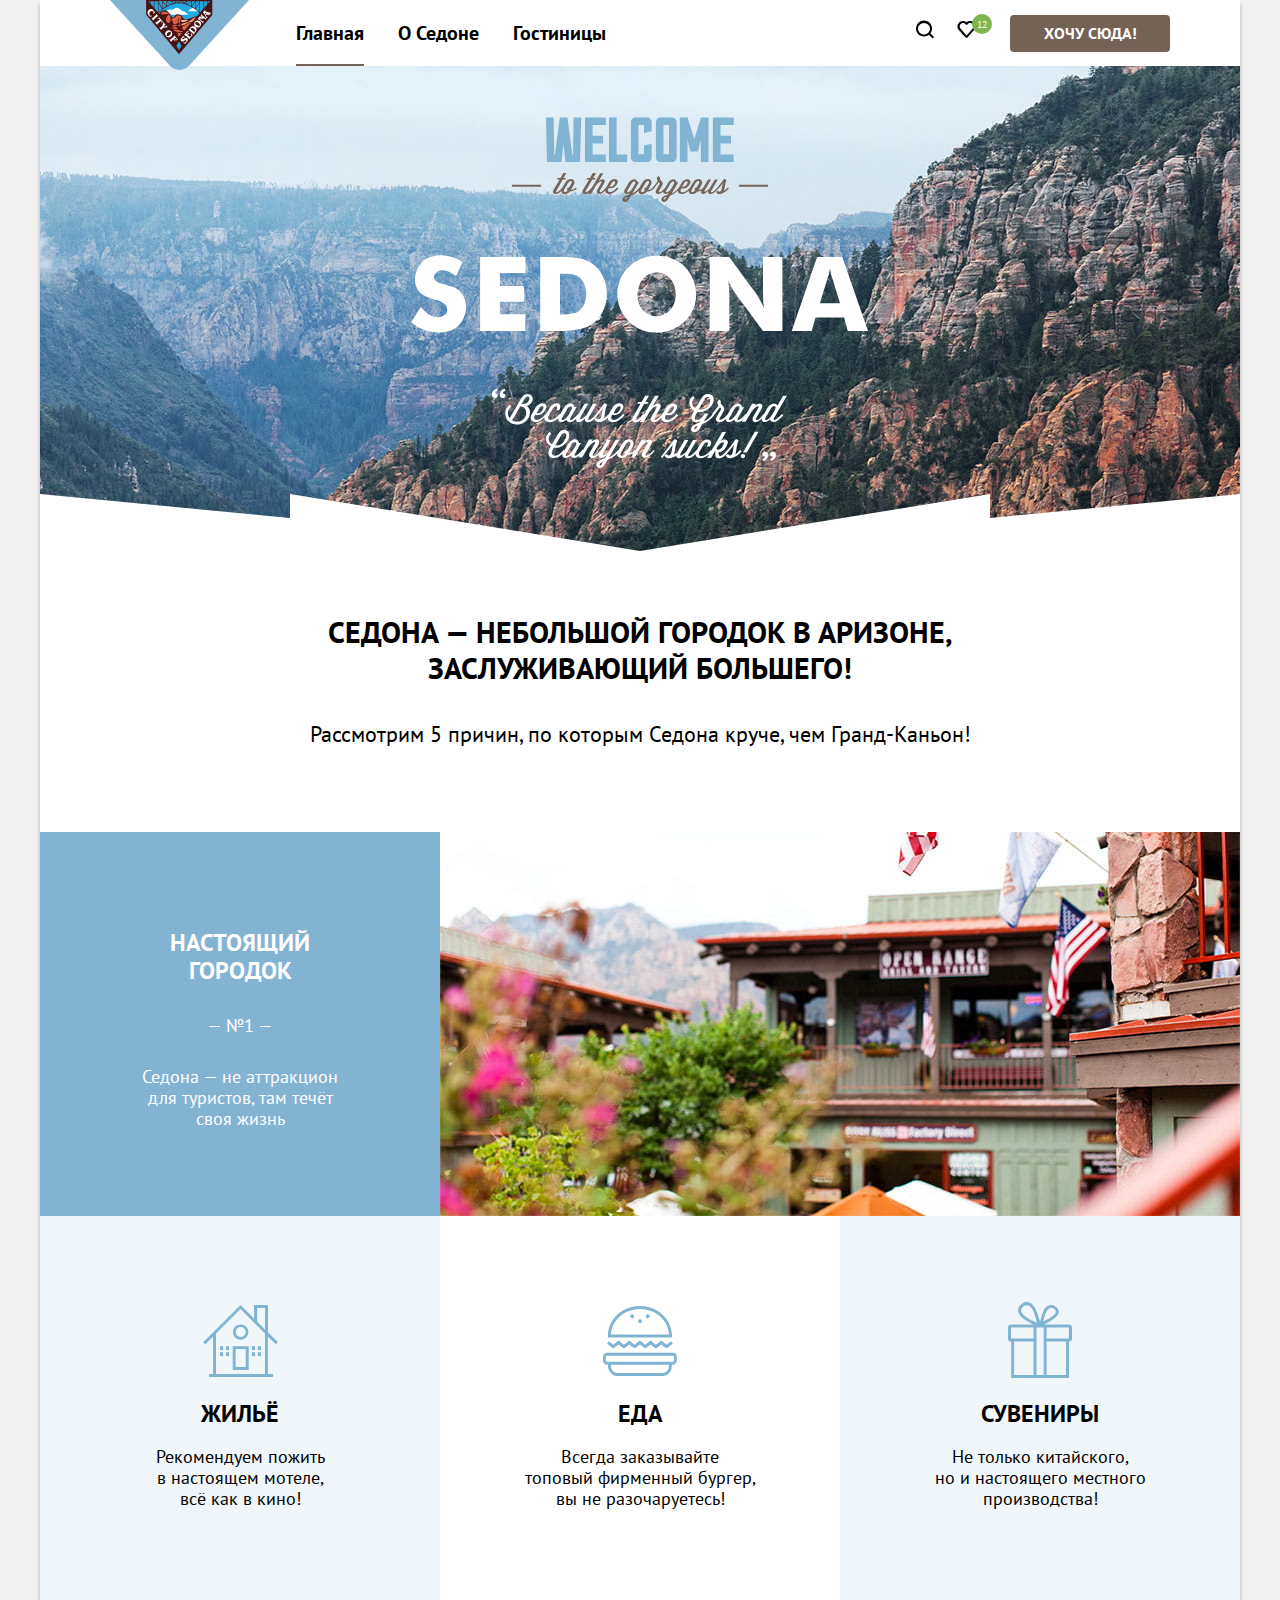
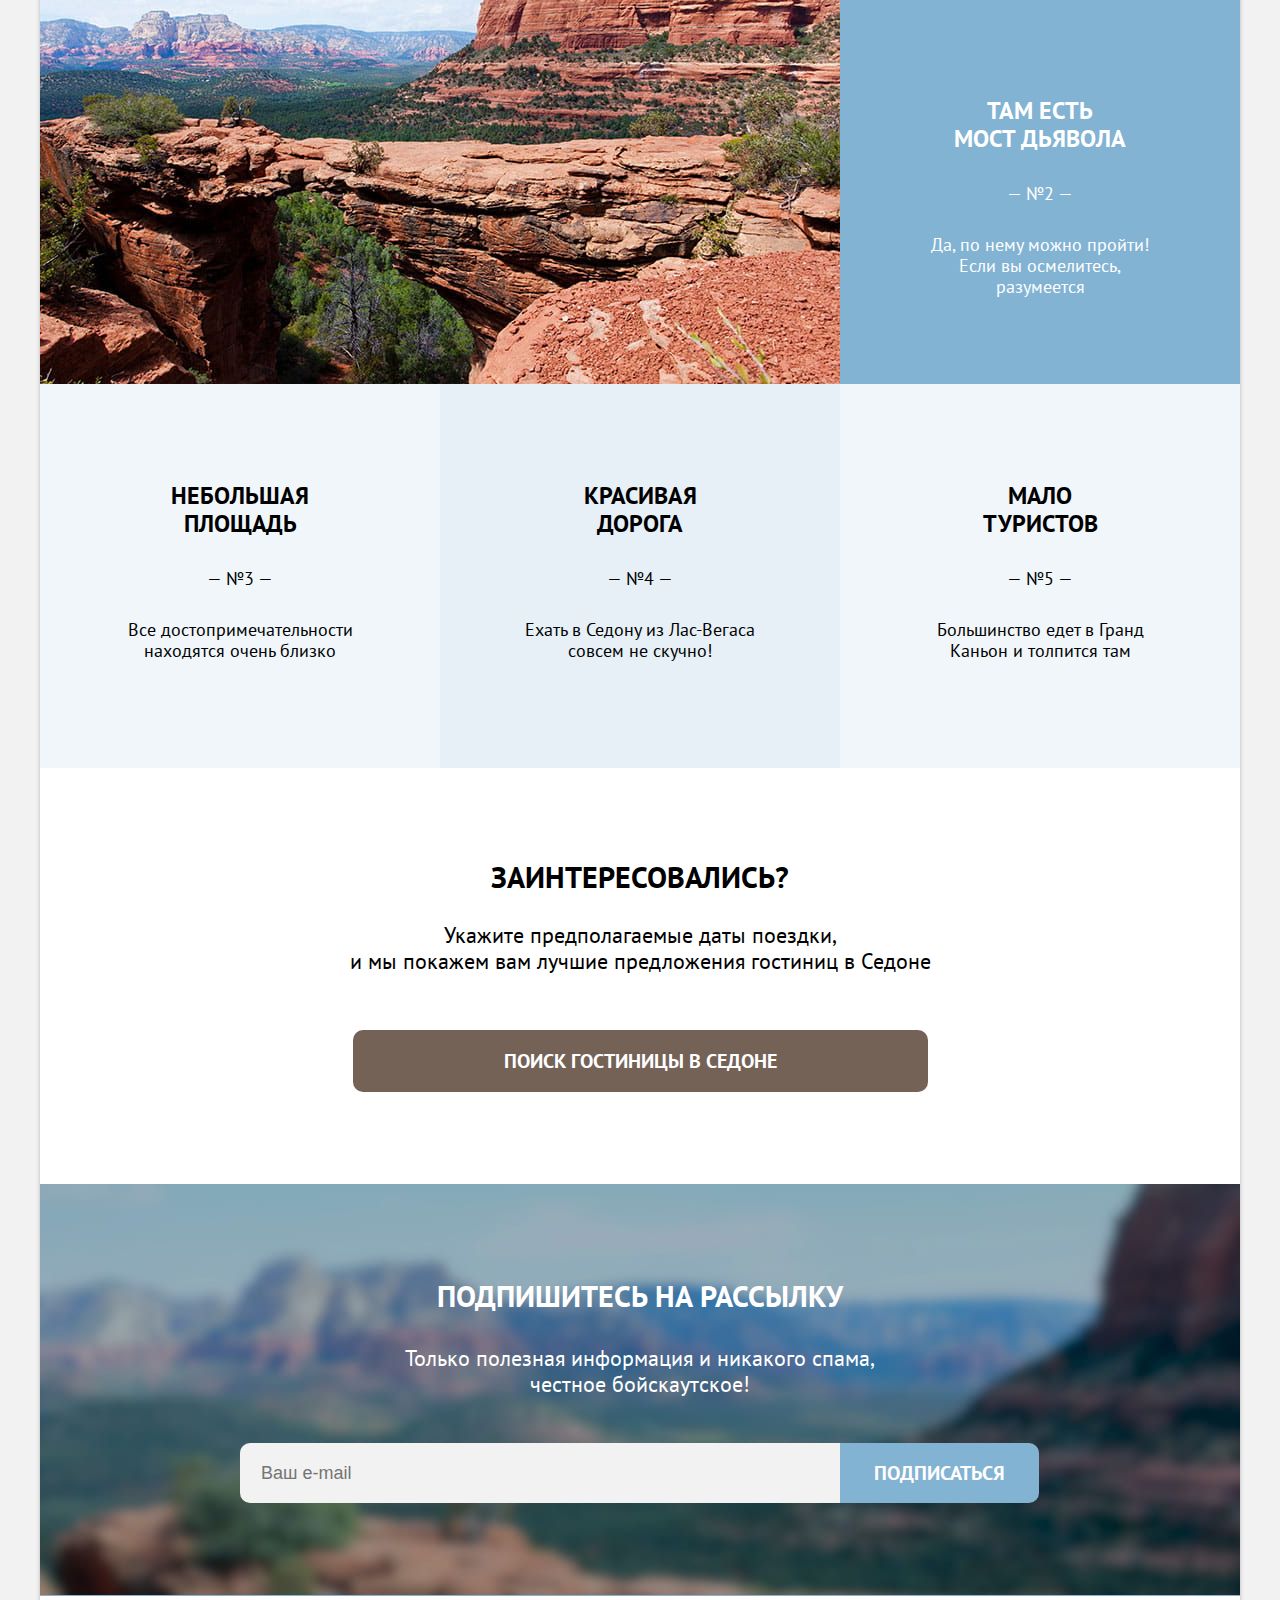
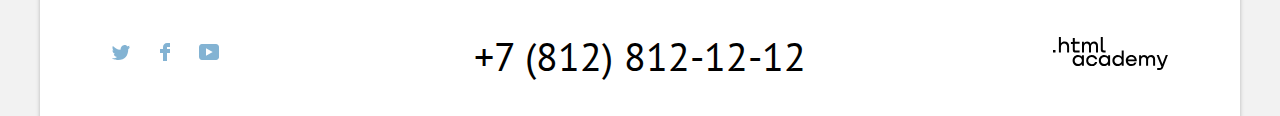
<file: index.html>
<!DOCTYPE html>
<html lang="ru">
  <head>
    <meta charset="utf-8">
    <title>HTML Academy: Седона</title>
    <link rel="stylesheet" href="styles/styles.css">
    <link rel="icon" href="favicon.ico">
  </head>
  <body>
    <div class="body-container">
      <header class="page-header">
        <nav class="navigation">
          <a class="header-logo-link">
            <img class="header-logo" src="images/logo/sedona-city.svg" width="139" height="70" alt="Логотип Сайта Седона.">
          </a>
          <ul class="navigation-list">
            <li class="navigation-item">
              <a class="navigation-link navigation-link-current" >Главная</a>
            </li>
            <li class="navigation-item">
              <a class="navigation-link" href="#">О Седоне</a>
            </li>
            <li class="navigation-item">
              <a class="navigation-link" href="catalog.html">Гостиницы</a>
            </li>
          </ul>
          <ul class="navigation-list navigation-user">
            <li class="navigation-item">
              <a class="navigation-user-link" href="#">
                <svg class="navigation-icon" aria-hidden="true" focusable="false" width="20" height="19" viewBox="0 0 20 19"  xmlns="http://www.w3.org/2000/svg"><path d="m19.03 17.05-3.71-3.7c1-1.3 1.7-3 1.7-4.9 0-4.4-3.61-8-8.02-8a8.12 8.12 0 0 0-8.03 8.1c0 4.4 3.61 8 8.03 8 1.8 0 3.5-.6 4.91-1.7l3.71 3.7 1.4-1.5ZM9 14.55c-3.31 0-6.02-2.7-6.02-6a6.03 6.03 0 0 1 12.03 0c0 3.3-2.7 6-6.01 6Z"/></svg>
                <span class="visually-hidden">Поиск</span>
              </a>
            </li>
            <li class="navigation-item">
              <a class="navigation-user-link favorite-link" href="#">
                <svg class="navigation-icon" aria-hidden="true" focusable="false" width="19" height="17" viewBox="0 0 19 17"  xmlns="http://www.w3.org/2000/svg"><path d="M9.44 17c-.3 0-.6-.1-.8-.4-5.41-6.1-6.72-7.5-7.02-7.9A5.4 5.4 0 0 1 6.03 0c1.3 0 2.51.5 3.51 1.3a5.47 5.47 0 0 1 9.03 4.1c0 1.3-.5 2.5-1.3 3.4l-7.02 7.9c-.2.2-.4.3-.8.3ZM3.43 7.5c.3.4 3.5 4 6.11 6.9l6.22-7c.5-.5.7-1.2.7-2 0-1.8-1.5-3.3-3.3-3.3-1 0-2.01.5-2.71 1.3-.3.3-.6.4-.9.4-.3 0-.6-.2-.8-.4a3.7 3.7 0 0 0-2.72-1.3c-1.8 0-3.3 1.5-3.3 3.3-.1.9.3 1.6.7 2.1-.1 0-.1 0 0 0Z" /></svg>
                <span class="visually-hidden">Избранное</span>
                <span class="favorite-count">12</span>
              </a>
            </li>
          </ul>
          <a class="button button-link navigation-button" href="#">Хочу сюда!</a>
        </nav>
      </header>

      <main class="main-index main-container">
        <div class="main-top-container">
          <h1 class="visually-hidden">Город Седона</h1>
          <img class="main-index-logo" src="images/logo/welcome.svg" width="458" height="352" alt="Добро пожаловать в Седону!">
        </div>

        <article class="advantages">
          <h2 class="article-title title">Седона — небольшой городок в Аризоне,<br>заслуживающий большего!</h2>
          <p class="subtitle">Рассмотрим 5 причин, по которым Седона круче, чем Гранд-Каньон!</p>

          <div class="advantages-container">
            <div class="advantages-card advantages-1">
              <h3 class="advantages-title">Настоящий<br>городок</h3>
              <p class="advantages-number">— №1 —</p>
              <p class="advantages-description">Седона — не аттракцион  для туристов, там течёт своя жизнь</p>
            </div>
            <img class="advantages-image" src="images/advantages/sedona-city.jpg" width="800" height="384" alt="Город Седона.">
          </div>

          <ul class="advantages-list advantages-list-1">
            <li class="advantages-item ">
              <div class="advantages-card advantages-house">
                <h3 class="advantages-title advantages-subtitle">Жильё</h3>
                <p class="advantages-description">Рекомендуем пожить<br> в настоящем мотеле,<br>всё как в кино!</p>
              </div>
            </li>
            <li class="advantages-item">
              <div class="advantages-card advantages-food">
                <h3 class="advantages-title advantages-subtitle">Еда</h3>
                <p class="advantages-description">Всегда заказывайте<br>топовый фирменный бургер,<br> вы не разочаруетесь!</p>
              </div>
            </li>
            <li class="advantages-item">
              <div class="advantages-card advantages-gifts">
                <h3 class="advantages-title advantages-subtitle">Сувениры</h3>
                <p class="advantages-description">Не только китайского,<br>но и настоящего местного<br> производства!</p>
              </div>
            </li>
          </ul>

          <div class="advantages-container">
            <img class="advantages-image" src="images/advantages/devil-bridge.jpg" width="800" height="384" alt="Мост дьявола.">
            <div class="advantages-card advantages-2">
              <h3 class="advantages-title">Там есть <br> мост дьявола</h3>
              <p class="advantages-number">— №2 —</p>
              <p class="advantages-description">Да, по нему можно пройти!Если вы осмелитесь, разумеется</p>
            </div>
          </div>

          <ul class="advantages-list advantages-list-2">
            <li class="advantages-item">
              <div class="advantages-card advantages-3">
                <h3 class="advantages-title">Небольшая<br>площадь</h3>
                <p class="advantages-number">— №3 —</p>
                <p class="advantages-description">Все достопримечательности находятся очень близко</p>
              </div>
            </li>
            <li class="advantages-item">
              <div class="advantages-card advantages-4">
                <h3 class="advantages-title">Красивая<br>дорога</h3>
                <p class="advantages-number">— №4 —</p>
                <p class="advantages-description">Ехать в Седону из Лас-Вегаса совсем не скучно!</p>
              </div>
            </li>
            <li class="advantages-item">
              <div class="advantages-card advantages-5">
                <h3 class="advantages-title">Мало<br>туристов</h3>
                <p class="advantages-number">— №5 —</p>
                <p class="advantages-description">Большинство едет в Гранд Каньон и толпится там</p>
              </div>
            </li>
          </ul>

        </article>

        <section class="hotel-search">
          <h2 class="hotel-search-title title">Заинтересовались?</h2>
          <p class="subtitle hotel-search-subtitle">Укажите предполагаемые даты поездки, <br>и мы покажем вам лучшие предложения гостиниц в Седоне</p>
          <a class="button button-link search-button-link" href="#">Поиск гостиницы В седоне</a>
        </section>

        <section class="submit submit-index">
          <h2 class="submit-title title">Подпишитесь на рассылку</h2>
          <p class="subtitle submit-subtitle">Только полезная информация и никакого спама,<br>честное бойскаутское!</p>
          <div class="submit-form-container">
            <form class="submit-form" action="https://echo.htmlacademy.ru/courses" method="post">
              <label class="submit-form-label"><span class="visually-hidden">Ваш e-mail</span>
                <input class="field submit-field" type="email" name="email" placeholder="Ваш e-mail" required>
              </label>
              <button class="button submit-button" type="submit">Подписаться</button>
            </form>
          </div>
        </section>
      </main>

      <footer class="page-footer">
        <div class="page-footer-container">
          <section class="footer-social">
            <h2 class="visually-hidden">Давайте дружить</h2>
            <ul class="footer-social-list">
              <li class="footer-social-item">
                <a class="button-social button-social-twitter" href="#">
                  <svg class="social-icon" width="18" height="15" viewBox="0 0 18 15" fill="none" xmlns="http://www.w3.org/2000/svg"><path d="M11.6.2c1.8-.5 3.2.3 3.8 1.2.7-.2 1.4-.5 2.1-.7 0 .9-.6 1.5-.9 1.8.7.1 1.4-.6 1.4-.6-.2 1-1.1 1.8-1.7 2C16.1 10.7 13 15.1 5.7 15h-.5c-.4 0-4.4-.5-5.2-1.9 2.4.2 4.1-.4 5-1.2-1-.3-2.9-.4-3.2-2.9.4.1.6.2 1.3.1C1.8 8.3.4 7.5.5 5.3c.3.3 1.1.5 1.4.5C1.1 5.6-.2 2.5.9.9c1.9 1.9 4 3.6 7.6 3.8C8.7 2.3 9.7.8 11.6.2Z" /></svg>
                  <span class="visually-hidden">Твиттер</span>
                </a>
              </li>
              <li class="footer-social-item">
                <a class="button-social button-social-facebook" href="#">
                  <svg class="social-icon" width="10" height="18" viewBox="0 0 10 18" fill="none" xmlns="http://www.w3.org/2000/svg"><path d="M7 0C4.8 0 3 1.8 3 4v2H0v4h3v8h4v-8h3V6H7V4h3V0H7Z" /></svg>
                  <span class="visually-hidden">Фейсбук</span>
                </a>
              </li>
              <li class="footer-social-item">
                <a class="button-social button-social-youtube" href="#">
                  <svg class="social-icon" width="20" height="16" viewBox="0 0 20 16" fill="none" xmlns="http://www.w3.org/2000/svg"><path d="M17 0H2.9C1.2 0 0 1.5 0 3.2v9.5C0 14.5 1.2 16 2.9 16h14.3c1.5 0 2.9-1.5 2.9-3.2V3.2C19.9 1.5 18.7 0 17 0ZM7 11.8V4.2L13.7 8 7 11.8Z" /></svg>
                  <span class="visually-hidden">Ютуб</span>
                </a>
              </li>
            </ul>
          </section>
          <section class="footer-contacts">
            <h2 class="visually-hidden">Контакты</h2>
            <address class="footer-contacts-address">
              <a class="footer-contacts-address-phone" href="tel:+78128121212">+7 (812) 812-12-12</a>
            </address>
          </section>
          <section class="footer-developer">
            <h2 class="visually-hidden">Студия-разработчик</h2>
            <a class="developer-link" href="#">
              <svg class="footer-developer-logo" width="115" height="33" viewBox="0 0 115 33" fill="none" xmlns="http://www.w3.org/2000/svg"><path d="M0 12.9v2.6h2.5v-2.6H0ZM11.6 4.5c-1.6 0-2.8.7-3.6 1.7h-.1V0h-2v15.5h2v-5.3c0-2.1 1.3-3.6 3.3-3.6 1.8 0 2.9 1.4 2.9 3.2v5.7h2V9.4c.1-3-1.8-4.9-4.5-4.9ZM26.6 4.8h-4.8V1.1h-2v3.8h-1.9v2h1.9v6c0 1.7 1 2.7 2.7 2.7h4.1v-2h-3.7c-.7 0-1.1-.4-1.1-1.1V6.8h4.8v-2ZM41.1 4.6c-1.6 0-2.9.8-3.5 2.1h-.1c-.6-1.2-1.8-2.1-3.4-2.1-1.4 0-2.5.8-3.1 1.8h-.1V4.8H29v10.6h2V10c0-2 1-3.5 2.6-3.5 1.5 0 2.4 1 2.4 2.6v6.3h2V9.8c0-2.4 1.4-3.3 2.6-3.3 1.5 0 2.4 1 2.4 2.6v6.3h2V8.9c.1-2.5-1.4-4.3-3.9-4.3ZM47.8 12.7c0 1.7 1 2.7 2.8 2.7h2v-2h-1.7c-.7 0-1.1-.4-1.1-1.1V0h-2v12.7ZM28.9 19.7c-.9-1.1-2.2-1.8-3.9-1.8-3.1 0-5.4 2.3-5.4 5.6s2.3 5.6 5.4 5.6c1.8 0 3-.8 3.8-1.9h.1v1.6h2V18.2h-2v1.5Zm-3.6 7.4c-2.2 0-3.6-1.6-3.6-3.6s1.4-3.6 3.6-3.6 3.6 1.6 3.6 3.6c0 1.9-1.4 3.6-3.6 3.6ZM44.2 22c-.5-2.4-2.6-4.1-5.4-4.1a5.4 5.4 0 0 0-5.6 5.6c0 3.1 2.2 5.6 5.6 5.6 2.8 0 4.9-1.8 5.4-4.2h-2.1a3.4 3.4 0 0 1-3.3 2.3c-2.2 0-3.6-1.6-3.6-3.6s1.4-3.6 3.6-3.6c1.6 0 2.8 1 3.3 2.2h2.1V22ZM55.1 19.7c-.9-1.1-2.2-1.8-3.9-1.8-3.1 0-5.4 2.3-5.4 5.6s2.3 5.6 5.4 5.6c1.8 0 3-.8 3.8-1.9h.1v1.6h2V18.2h-2v1.5Zm-3.6 7.4c-2.2 0-3.6-1.6-3.6-3.6s1.4-3.6 3.6-3.6 3.6 1.6 3.6 3.6c0 1.9-1.5 3.6-3.6 3.6ZM68.7 19.8c-.9-1.1-2.2-1.9-3.9-1.9-3.1 0-5.4 2.3-5.4 5.6s2.2 5.6 5.4 5.6c1.7 0 3-.8 3.8-1.8h.1v1.5h2V13.4h-2v6.4Zm-3.6 7.3c-2.2 0-3.6-1.6-3.6-3.6s1.4-3.6 3.6-3.6 3.6 1.6 3.6 3.6c-.1 2-1.5 3.6-3.6 3.6ZM78.3 17.9c-3.3 0-5.5 2.5-5.5 5.6 0 3 2.1 5.6 5.5 5.6 2.5 0 4.5-1.3 5.2-3.6h-2.1c-.5 1-1.6 1.6-3 1.6-1.9 0-3.3-1.3-3.4-2.9h8.8c.2-3.6-2-6.3-5.5-6.3Zm0 1.9c1.7 0 3 1 3.3 2.6h-6.5c.3-1.5 1.5-2.6 3.2-2.6ZM98.2 17.9c-1.6 0-2.9.8-3.6 2h-.1c-.6-1.2-1.8-2-3.4-2-1.4 0-2.5.7-3.1 1.8v-1.5h-1.9v10.6h2v-5.4c0-2 1-3.4 2.6-3.5 1.5 0 2.4 1 2.4 2.6v6.3h2v-5.6c0-2.4 1.4-3.3 2.6-3.3 1.5 0 2.4 1 2.4 2.6v6.3h2v-6.5c.1-2.6-1.4-4.4-3.9-4.4ZM109.4 27l-3.6-8.9h-2.2l4.8 11.6c-.3.9-.7 1.2-1.7 1.2h-2.5v2h2.5c1.8 0 2.8-.8 3.5-2.6l4.7-12.2h-2.1l-3.4 8.9Z" /></svg>
            </a>
          </section>
        </div>
      </footer>

    </div>
    
     <div class="modal-container modal-container-close">   
      <div class="modal modal-search">
        <button class="modal-close-button" tabindex="0">
          <svg width="13" height="13" viewBox="0 0 13 13"  xmlns="http://www.w3.org/2000/svg">
            <path d="M13 1.2L11.8 0L6.5 5.3L1.2 0L0 1.2L5.3 6.5L0 11.8L1.2 13L6.5 7.7L11.8 13L13 11.8L7.7 6.5L13 1.2Z" />
          </svg>

          <span class="visually-hidden">Закрыть</span>
        </button>
        <section class="modal-content">
          <h2 class="modal-title">Поиск гостиницы в Седоне</h2>

          <form class="search-form" action="https://echo.htmlacademy.ru/" method="post">
            <p class="field-group">
              <label class="field-label">
                <span class="field-label-text">Дата заезда:</span>
                <span class="field-input">
                  <input class="search-form-field field" type="text"  name="date-in" placeholder="27 апреля 2020" required>
                  <span class="field-input-text field-input-text-alert">Мы не можем отправить вас в прошлое.</span>
                  <i class="field-calendar field-input-button" tabindex="0"></i>
                </span>

              </label>
            </p>
            <p class="field-group">
              <label class="field-label">
                <span class="field-label-text">Дата выезда:</span>
                <span class="field-input">
                  <input class="search-form-field field" type="text"  name="date-out" placeholder="1 сентября 2021" required>
                  <span class="field-input-text">На эти даты есть свободные номера. Пока есть.</span>
                  <i class="field-calendar field-input-button" tabindex="0"></i>
                </span>
              </label>
            </p>
            <div class="field-group-people">
              <p class="field-group field-adult">
                <label class="field-label">
                  <span class="field-label-text">Взрослые:</span>
                  <span class="field-input">
                    <i class="field-input-minus field-input-button" tabindex="0"></i>
                    <i class="field-input-plus field-input-button" tabindex="0"></i>
                    <input class="search-form-field field form-people " type="text"  name="adults-count" placeholder="1" required>
                  </span>
                </label>
              </p>
              <p class="field-group field-children ">
                  <label class="field-label">
                    <span class="field-label-row">Дети:
                      <span class="tooltip">
                        <i class="tooltip-toggle"  aria-labelledby="tooltip-label" ></i>
                        <span class="tooltip-text" role="tooltip" id="tooltip-label">Укажите количество детей,<br> которые будут с вами, возраст которых от 6 до 18 лет. Дети<br> до 6 лет размещаются<br> бесплатно.</span>
                      </span>
                    </span>
                    <span class="field-input">
                      <i class="field-input-minus field-input-button" tabindex="0"></i>
                      <i class="field-input-plus field-input-button" tabindex="0"></i>
                      <input class="search-form-field field form-people" type="text"  name="children-count" placeholder="0" required>
                    </span>
                  </label>

              </p>
            </div>
            <button class="button search-form-button" type="submit">Найти</button>
          </form>
        </section>

      </div>

    </div>

  </body>
</html>
</file>
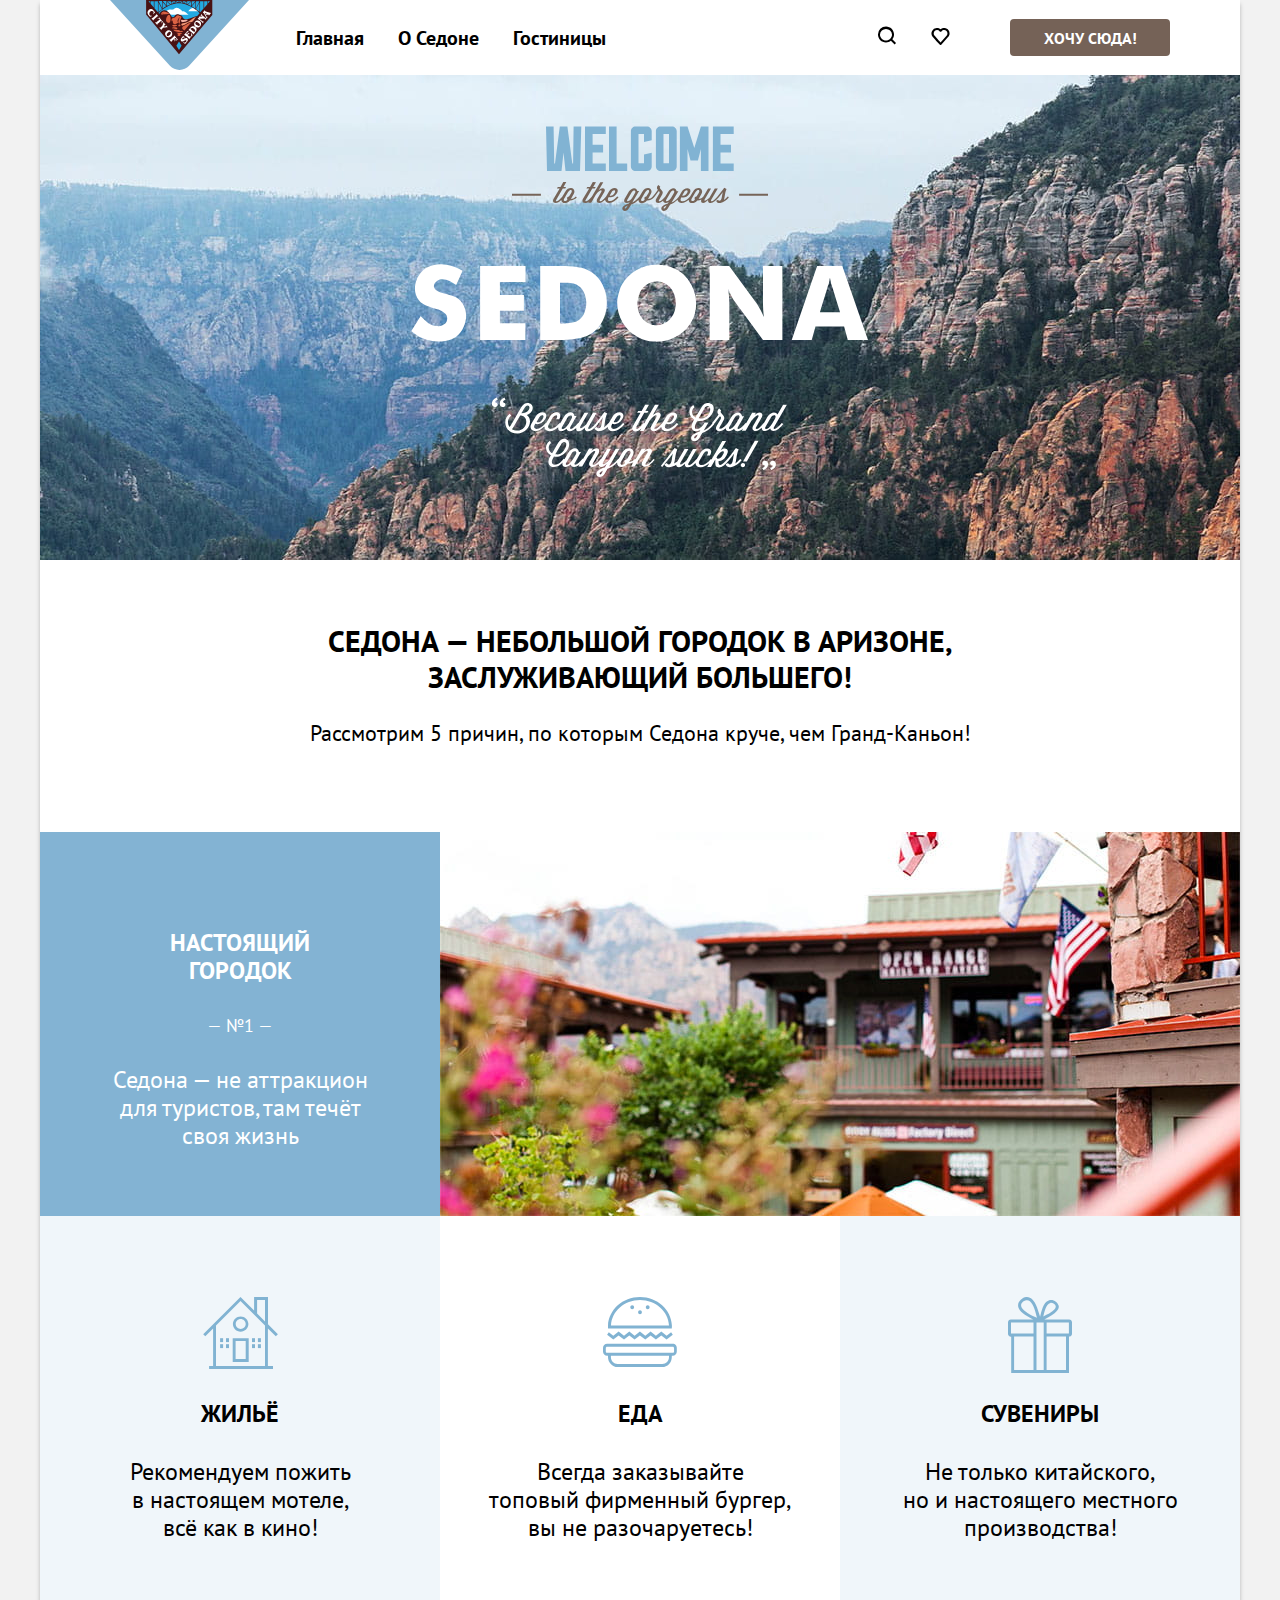
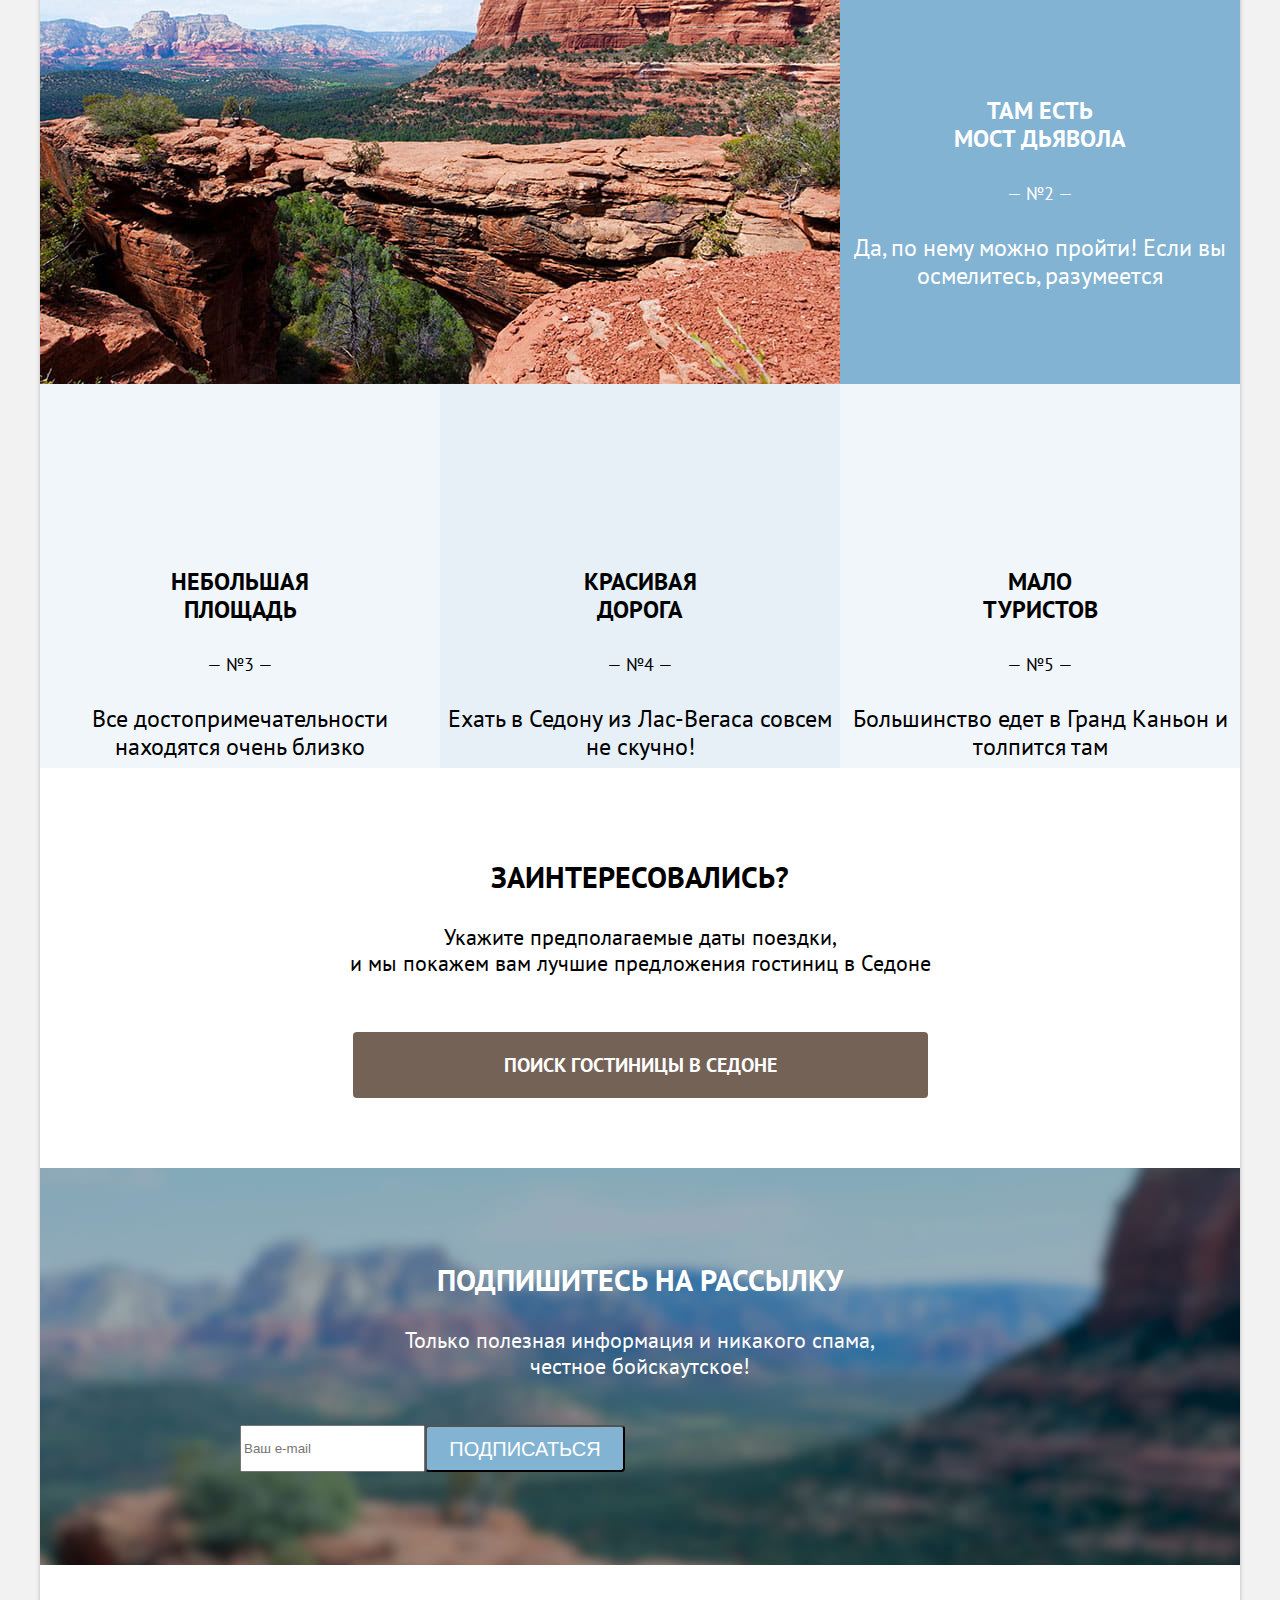
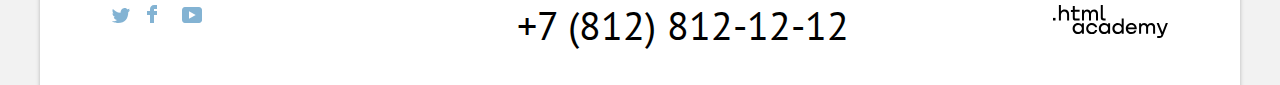
<file: 1/index.html>
<!DOCTYPE html>
<html lang="ru">
  <head>
    <meta charset="utf-8">
    <title>HTML Academy: Седона</title>
    <link rel="stylesheet" href="styles/styles.css">
    <base href="https://htmlacademy-htmlcss.github.io/1384625-sedona-33/1/">
</head>
  <body>
    <div class="body-container">
      <header class="page-header">
        <nav class="navigation">
          <a class="header-logo-link">
            <img class="header-logo" src="images/logo/sedona-city.svg" width="139" height="70" alt="Логотип Сайта Седона">
          </a>
          <ul class="navigation-list">
            <li class="navigation-item">
              <a class="navigation-link navigation-link-current" >Главная</a>
            </li>
            <li class="navigation-item">
              <a class="navigation-link" href="#">О Седоне</a>
            </li>
            <li class="navigation-item">
              <a class="navigation-link" href="catalog.html">Гостиницы</a>
            </li>
          </ul>
          <ul class="navigation-list navigation-user">
            <li class="navigation-item">
              <a class="navigation-link" href="#">
                <svg class="navigation-icon" aria-hidden="true" focusable="false" width="20" height="19" viewBox="0 0 20 19" fill="none" xmlns="http://www.w3.org/2000/svg"><path d="m19.03 17.05-3.71-3.7c1-1.3 1.7-3 1.7-4.9 0-4.4-3.61-8-8.02-8a8.12 8.12 0 0 0-8.03 8.1c0 4.4 3.61 8 8.03 8 1.8 0 3.5-.6 4.91-1.7l3.71 3.7 1.4-1.5ZM9 14.55c-3.31 0-6.02-2.7-6.02-6a6.03 6.03 0 0 1 12.03 0c0 3.3-2.7 6-6.01 6Z" fill="#000"/></svg>
                <span class="visually-hidden">Поиск</span>
              </a>
            </li>
            <li class="navigation-item">
              <a class="navigation-link" href="#">
                <svg class="navigation-icon" aria-hidden="true" focusable="false" width="19" height="17" viewBox="0 0 19 17" fill="none" xmlns="http://www.w3.org/2000/svg"><path d="M9.44 17c-.3 0-.6-.1-.8-.4-5.41-6.1-6.72-7.5-7.02-7.9A5.4 5.4 0 0 1 6.03 0c1.3 0 2.51.5 3.51 1.3a5.47 5.47 0 0 1 9.03 4.1c0 1.3-.5 2.5-1.3 3.4l-7.02 7.9c-.2.2-.4.3-.8.3ZM3.43 7.5c.3.4 3.5 4 6.11 6.9l6.22-7c.5-.5.7-1.2.7-2 0-1.8-1.5-3.3-3.3-3.3-1 0-2.01.5-2.71 1.3-.3.3-.6.4-.9.4-.3 0-.6-.2-.8-.4a3.7 3.7 0 0 0-2.72-1.3c-1.8 0-3.3 1.5-3.3 3.3-.1.9.3 1.6.7 2.1-.1 0-.1 0 0 0Z" fill="#000"/></svg>
                <span class="visually-hidden">Избранное</span>
              </a>
            </li>
          </ul>
          <a class="button button-link" href="#">Хочу сюда!</a>
        </nav>
      </header>

      <main class="main-index main-container">
        <div class="main-top-container">
          <h1 class="visually-hidden">Город Седона</h1>
          <img class="main-index-logo" src="images/logo/welcome.svg" width="458" height="352" alt="Добро пожаловать в Седону">
        </div>

        <article class="advantages">
          <h2 class="article-title title">Седона — небольшой городок в Аризоне,<br>заслуживающий большего!</h2>
          <p class="subtitle">Рассмотрим 5 причин, по которым Седона круче, чем Гранд-Каньон!</p>

          <div class="advantages-container">
            <div class="advantages-card advantages-1">
              <h3 class="advantages-title">Настоящий<br>городок</h3>
              <p class="advantages-number">— №1 —</p>
              <p class="advantages-description">Седона — не аттракцион<br> для туристов, там течёт<br>своя жизнь</p>
            </div>
            <img class="advantages-image" src="images/advantages/sedona-city.jpg" width="800" height="384" alt="Город Седона">
          </div>

          <ul class="advantages-list advantages-list-1">
            <li class="advantages-item">
              <div class="advantages-card advantages-house">
                <h3 class="advantages-title">Жильё</h3>
                <p class="advantages-description">Рекомендуем пожить<br> в настоящем мотеле,<br>всё как в кино!</p>
              </div>
            </li>
            <li class="advantages-item">
              <div class="advantages-card advantages-food">
                <h3 class="advantages-title">Еда</h3>
                <p class="advantages-description">Всегда заказывайте<br>топовый фирменный бургер,<br> вы не разочаруетесь!</p>
              </div>
            </li>
            <li class="advantages-item">
              <div class="advantages-card advantages-gifts">
                <h3 class="advantages-title">Сувениры</h3>
                <p class="advantages-description">Не только китайского,<br>но и настоящего местного<br> производства!</p>
              </div>
            </li>
          </ul>

          <div class="advantages-container">
            <img class="advantages-image" src="images/advantages/devil-bridge.jpg" width="800" height="384" alt="Мост дьявола">
            <div class="advantages-card advantages-2">
              <h3 class="advantages-title">Там есть<br>мост дьявола</h3>
              <p class="advantages-number">— №2 —</p>
              <p class="advantages-description">Да, по нему можно пройти! Если вы осмелитесь, разумеется</p>
            </div>
          </div>

          <ul class="advantages-list advantages-list-2">
            <li class="advantages-item">
              <div class="advantages-card advantages-3">
                <h3 class="advantages-title">Небольшая<br>площадь</h3>
                <p class="advantages-number">— №3 —</p>
                <p class="advantages-description">Все достопримечательности находятся очень близко</p>
              </div>
            </li>
            <li class="advantages-item">
              <div class="advantages-card advantages-4">
                <h3 class="advantages-title">Красивая<br>дорога</h3>
                <p class="advantages-number">— №4 —</p>
                <p class="advantages-description">Ехать в Седону из Лас-Вегаса совсем не скучно!</p>
              </div>
            </li>
            <li class="advantages-item">
              <div class="advantages-card advantages-5">
                <h3 class="advantages-title">Мало<br>туристов</h3>
                <p class="advantages-number">— №5 —</p>
                <p class="advantages-description">Большинство едет в Гранд Каньон и толпится там</p>
              </div>
            </li>
          </ul>

        </article>

        <section class="hotel-search">
          <h2 class="hotel-search-title title">Заинтересовались?</h2>
          <p class="subtitle">Укажите предполагаемые даты поездки,<br>и мы покажем вам лучшие предложения гостиниц в Седоне</p>
          <a class="button button-link search-button-link" href="#">Поиск гостиницы В седоне</a>
        </section>

        <section class="submit submit-index">
          <h2 class="submit-title title">Подпишитесь на рассылку</h2>
          <p class="subtitle submit-subtitle">Только полезная информация и никакого спама,<br>честное бойскаутское!</p>
          <div class="submit-form-container">
            <form class="submit-form">
              <input type="text" id="appointment-date" name="appointment-date" placeholder="Ваш e-mail">
              <button class="button submit-button" type="submit">Подписаться</button>
            </form>
          </div>
        </section>
      </main>

      <footer class="page-footer">
        <div class="page-footer-container">
          <section class="footer-social">
            <h2 class="visually-hidden">Давайте дружить</h2>
            <ul class="footer-social-list">
              <li class="footer-social-item">
                <a class="button-social button-social-twitter" href="#">
                  <svg width="18" height="15" viewBox="0 0 18 15" fill="none" xmlns="http://www.w3.org/2000/svg"><path d="M11.6.2c1.8-.5 3.2.3 3.8 1.2.7-.2 1.4-.5 2.1-.7 0 .9-.6 1.5-.9 1.8.7.1 1.4-.6 1.4-.6-.2 1-1.1 1.8-1.7 2C16.1 10.7 13 15.1 5.7 15h-.5c-.4 0-4.4-.5-5.2-1.9 2.4.2 4.1-.4 5-1.2-1-.3-2.9-.4-3.2-2.9.4.1.6.2 1.3.1C1.8 8.3.4 7.5.5 5.3c.3.3 1.1.5 1.4.5C1.1 5.6-.2 2.5.9.9c1.9 1.9 4 3.6 7.6 3.8C8.7 2.3 9.7.8 11.6.2Z" fill="#83B3D3"/></svg>
                  <span class="visually-hidden">Твиттер</span>
                </a>
              </li>
              <li class="footer-social-item">
                <a class="button-social button-social-facebook" href="#">
                  <svg width="10" height="18" viewBox="0 0 10 18" fill="none" xmlns="http://www.w3.org/2000/svg"><path d="M7 0C4.8 0 3 1.8 3 4v2H0v4h3v8h4v-8h3V6H7V4h3V0H7Z" fill="#83B3D3"/></svg>
                  <span class="visually-hidden">Фейсбук</span>
                </a>
              </li>
              <li class="footer-social-item">
                <a class="button-social button-social-youtube" href="#">
                  <svg width="20" height="16" viewBox="0 0 20 16" fill="none" xmlns="http://www.w3.org/2000/svg"><path d="M17 0H2.9C1.2 0 0 1.5 0 3.2v9.5C0 14.5 1.2 16 2.9 16h14.3c1.5 0 2.9-1.5 2.9-3.2V3.2C19.9 1.5 18.7 0 17 0ZM7 11.8V4.2L13.7 8 7 11.8Z" fill="#83B3D3"/></svg>
                  <span class="visually-hidden">Ютуб</span>
                </a>
              </li>
            </ul>
          </section>
          <section class="footer-contacts">
            <h2 class="visually-hidden">Контакты</h2>
            <address class="footer-contacts-address">
              <a class="footer-contacts-address-phone" href="tel:+78128121212">+7 (812) 812-12-12</a>
            </address>
          </section>
          <section class="footer-developer">
            <h2 class="visually-hidden">Студия-разработчик</h2>
            <img class="footer-developer-logo" src="images/logo/html-academy.svg" width="115" height="33" alt="Лого студии разработчика">
          </section>
        </div>
      </footer>
    </div>

  </body>
</html>
</file>
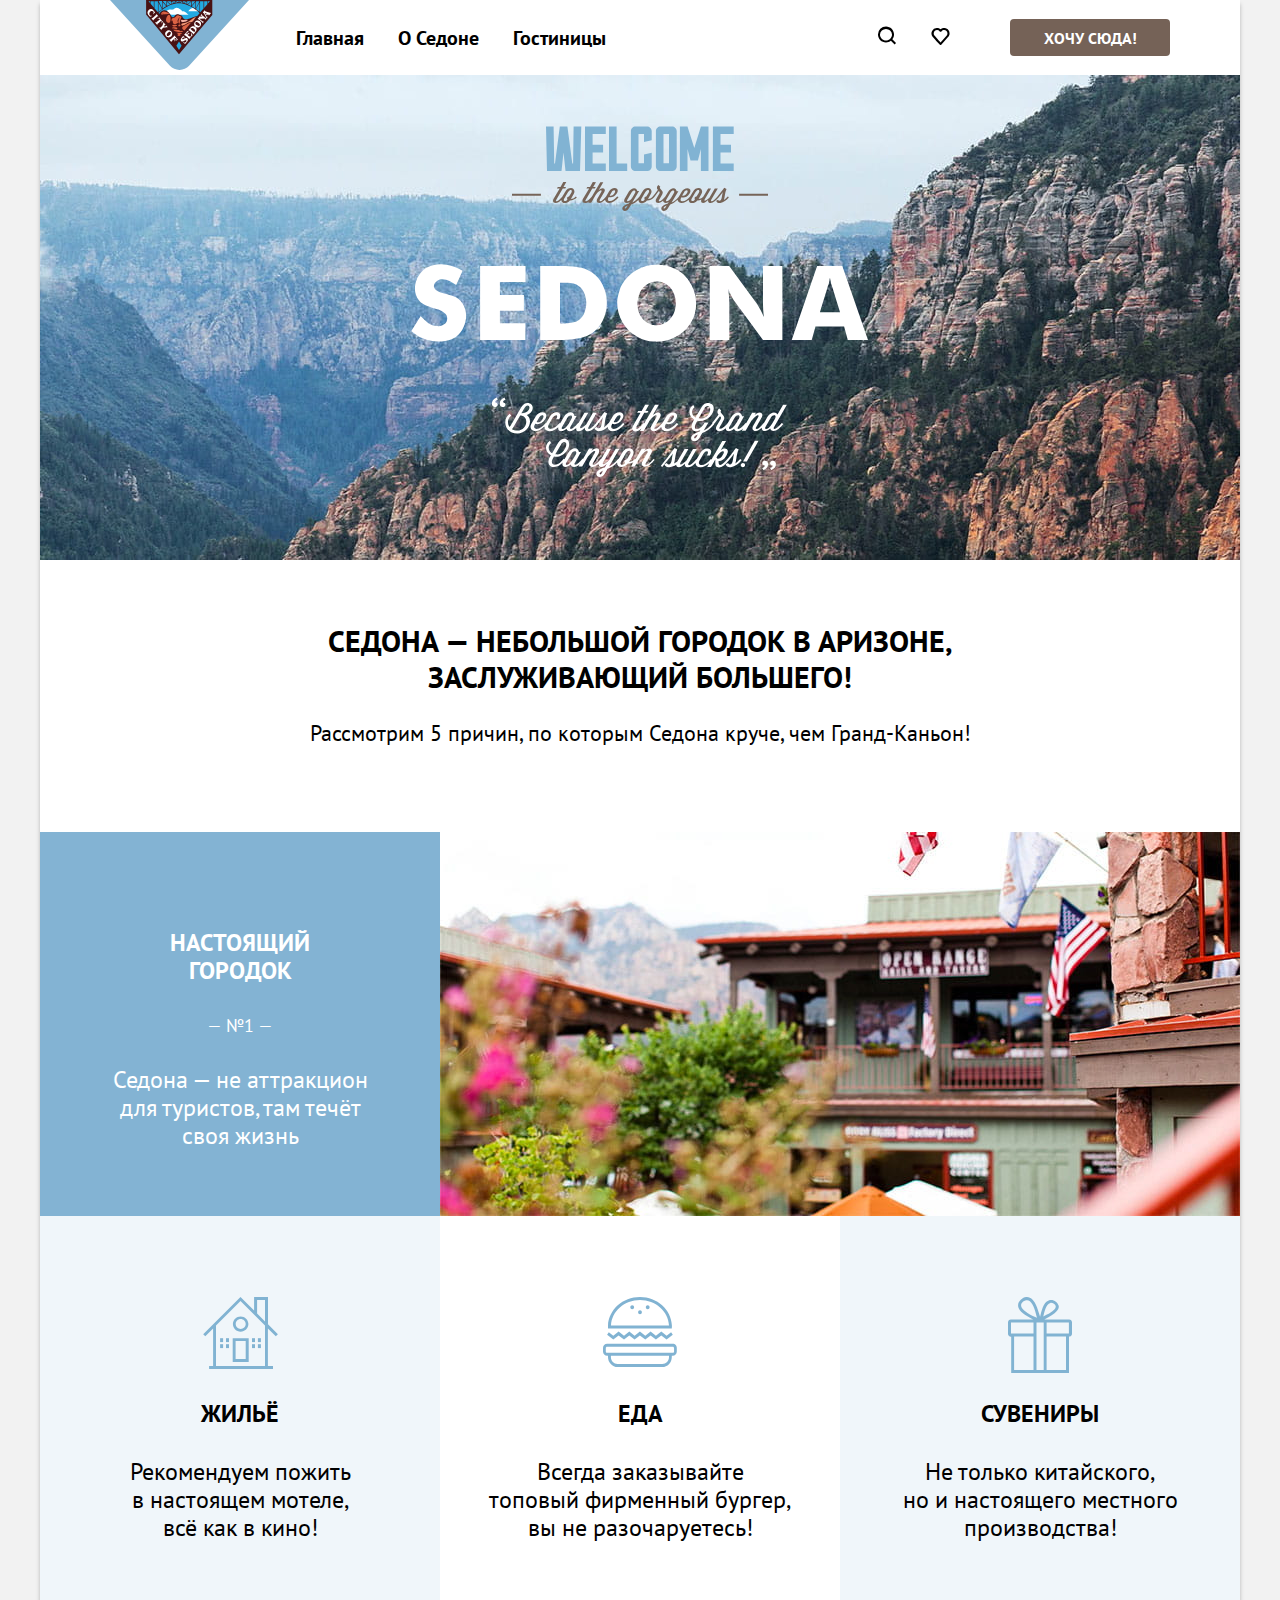
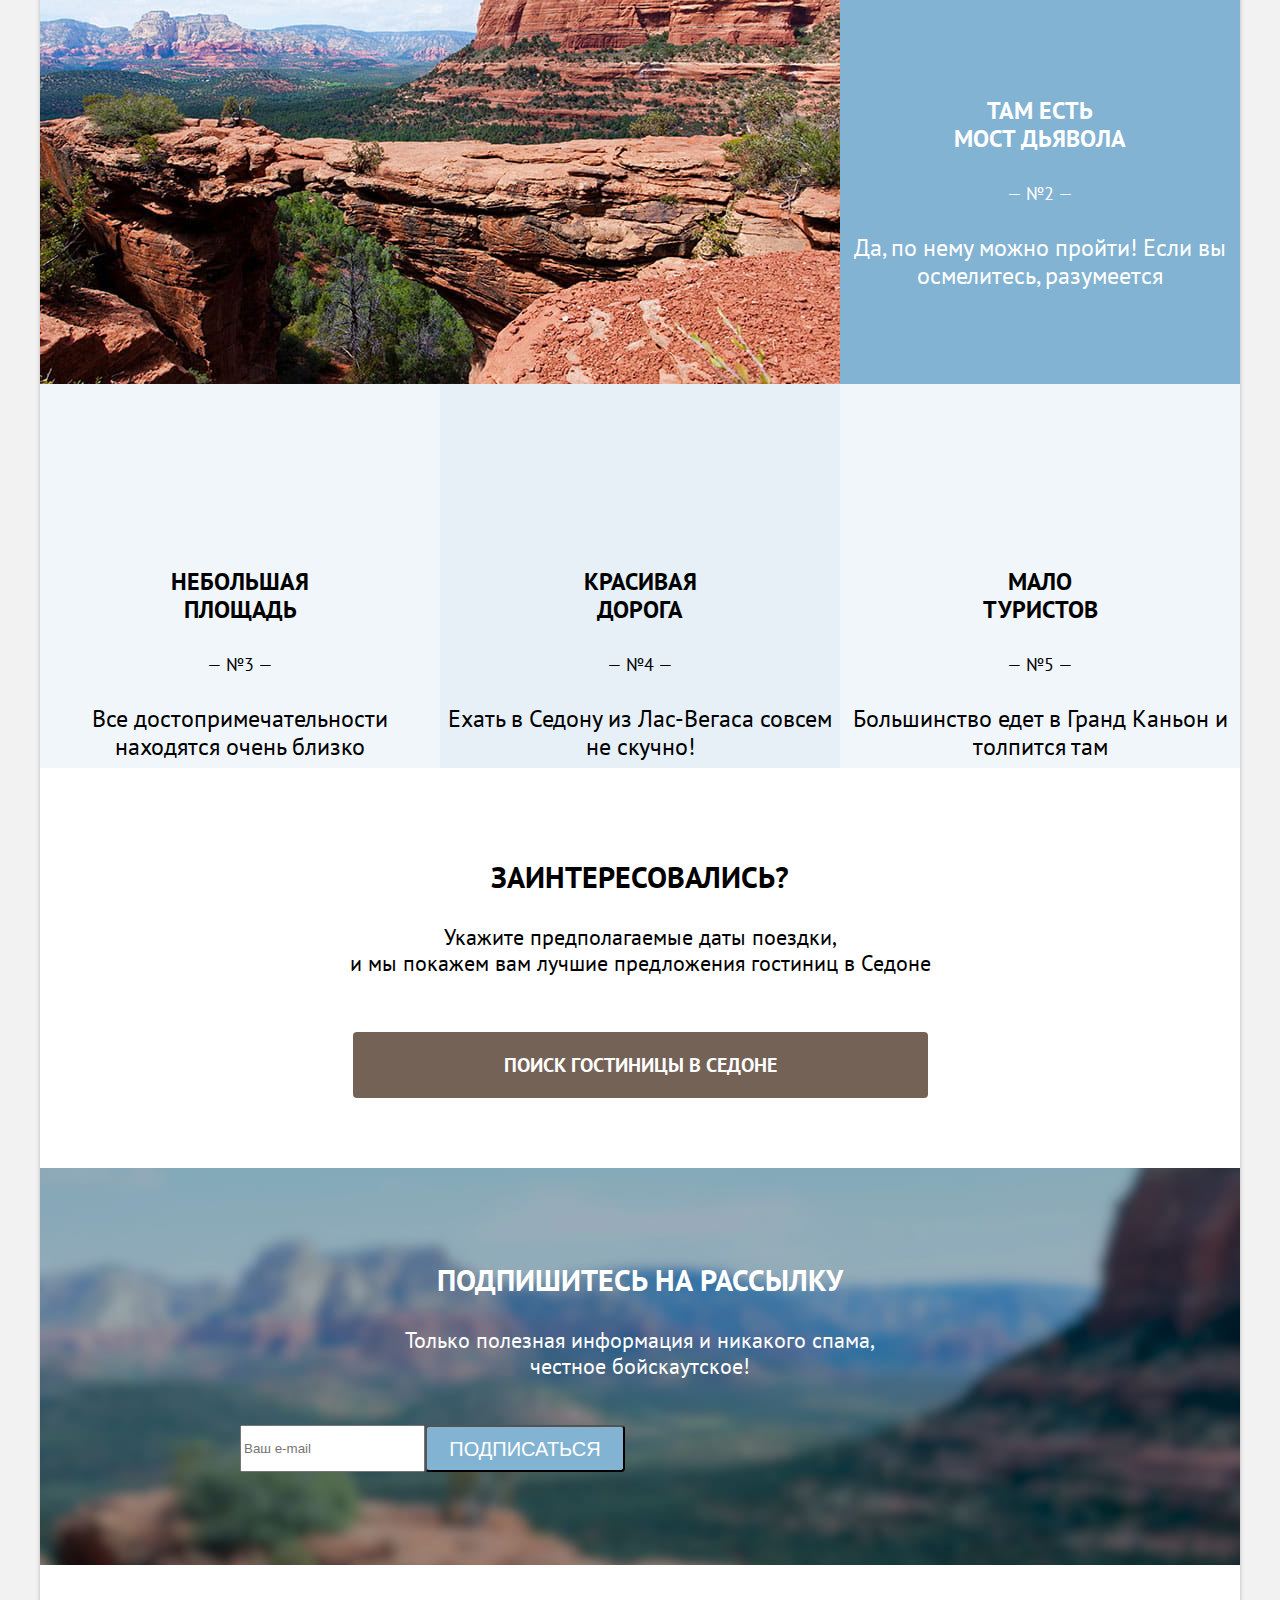
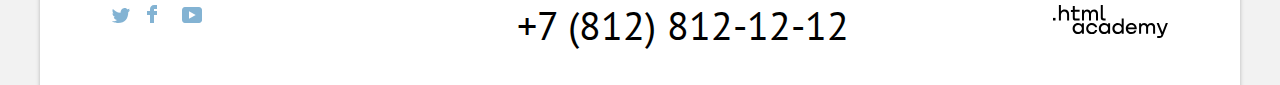
<file: 2/index.html>
<!DOCTYPE html>
<html lang="ru">
  <head>
    <meta charset="utf-8">
    <title>HTML Academy: Седона</title>
    <link rel="stylesheet" href="styles/styles.css">
    <base href="https://htmlacademy-htmlcss.github.io/1384625-sedona-33/2/">
</head>
  <body>
    <div class="body-container">
      <header class="page-header">
        <nav class="navigation">
          <a class="header-logo-link">
            <img class="header-logo" src="images/logo/sedona-city.svg" width="139" height="70" alt="Логотип Сайта Седона">
          </a>
          <ul class="navigation-list">
            <li class="navigation-item">
              <a class="navigation-link navigation-link-current" >Главная</a>
            </li>
            <li class="navigation-item">
              <a class="navigation-link" href="#">О Седоне</a>
            </li>
            <li class="navigation-item">
              <a class="navigation-link" href="catalog.html">Гостиницы</a>
            </li>
          </ul>
          <ul class="navigation-list navigation-user">
            <li class="navigation-item">
              <a class="navigation-link" href="#">
                <svg class="navigation-icon" aria-hidden="true" focusable="false" width="20" height="19" viewBox="0 0 20 19" fill="none" xmlns="http://www.w3.org/2000/svg"><path d="m19.03 17.05-3.71-3.7c1-1.3 1.7-3 1.7-4.9 0-4.4-3.61-8-8.02-8a8.12 8.12 0 0 0-8.03 8.1c0 4.4 3.61 8 8.03 8 1.8 0 3.5-.6 4.91-1.7l3.71 3.7 1.4-1.5ZM9 14.55c-3.31 0-6.02-2.7-6.02-6a6.03 6.03 0 0 1 12.03 0c0 3.3-2.7 6-6.01 6Z" fill="#000"/></svg>
                <span class="visually-hidden">Поиск</span>
              </a>
            </li>
            <li class="navigation-item">
              <a class="navigation-link" href="#">
                <svg class="navigation-icon" aria-hidden="true" focusable="false" width="19" height="17" viewBox="0 0 19 17" fill="none" xmlns="http://www.w3.org/2000/svg"><path d="M9.44 17c-.3 0-.6-.1-.8-.4-5.41-6.1-6.72-7.5-7.02-7.9A5.4 5.4 0 0 1 6.03 0c1.3 0 2.51.5 3.51 1.3a5.47 5.47 0 0 1 9.03 4.1c0 1.3-.5 2.5-1.3 3.4l-7.02 7.9c-.2.2-.4.3-.8.3ZM3.43 7.5c.3.4 3.5 4 6.11 6.9l6.22-7c.5-.5.7-1.2.7-2 0-1.8-1.5-3.3-3.3-3.3-1 0-2.01.5-2.71 1.3-.3.3-.6.4-.9.4-.3 0-.6-.2-.8-.4a3.7 3.7 0 0 0-2.72-1.3c-1.8 0-3.3 1.5-3.3 3.3-.1.9.3 1.6.7 2.1-.1 0-.1 0 0 0Z" fill="#000"/></svg>
                <span class="visually-hidden">Избранное</span>
              </a>
            </li>
          </ul>
          <a class="button button-link" href="#">Хочу сюда!</a>
        </nav>
      </header>

      <main class="main-index main-container">
        <div class="main-top-container">
          <h1 class="visually-hidden">Город Седона</h1>
          <img class="main-index-logo" src="images/logo/welcome.svg" width="458" height="352" alt="Добро пожаловать в Седону">
        </div>

        <article class="advantages">
          <h2 class="article-title title">Седона — небольшой городок в Аризоне,<br>заслуживающий большего!</h2>
          <p class="subtitle">Рассмотрим 5 причин, по которым Седона круче, чем Гранд-Каньон!</p>

          <div class="advantages-container">
            <div class="advantages-card advantages-1">
              <h3 class="advantages-title">Настоящий<br>городок</h3>
              <p class="advantages-number">— №1 —</p>
              <p class="advantages-description">Седона — не аттракцион<br> для туристов, там течёт<br>своя жизнь</p>
            </div>
            <img class="advantages-image" src="images/advantages/sedona-city.jpg" width="800" height="384" alt="Город Седона">
          </div>

          <ul class="advantages-list advantages-list-1">
            <li class="advantages-item">
              <div class="advantages-card advantages-house">
                <h3 class="advantages-title">Жильё</h3>
                <p class="advantages-description">Рекомендуем пожить<br> в настоящем мотеле,<br>всё как в кино!</p>
              </div>
            </li>
            <li class="advantages-item">
              <div class="advantages-card advantages-food">
                <h3 class="advantages-title">Еда</h3>
                <p class="advantages-description">Всегда заказывайте<br>топовый фирменный бургер,<br> вы не разочаруетесь!</p>
              </div>
            </li>
            <li class="advantages-item">
              <div class="advantages-card advantages-gifts">
                <h3 class="advantages-title">Сувениры</h3>
                <p class="advantages-description">Не только китайского,<br>но и настоящего местного<br> производства!</p>
              </div>
            </li>
          </ul>

          <div class="advantages-container">
            <img class="advantages-image" src="images/advantages/devil-bridge.jpg" width="800" height="384" alt="Мост дьявола">
            <div class="advantages-card advantages-2">
              <h3 class="advantages-title">Там есть<br>мост дьявола</h3>
              <p class="advantages-number">— №2 —</p>
              <p class="advantages-description">Да, по нему можно пройти! Если вы осмелитесь, разумеется</p>
            </div>
          </div>

          <ul class="advantages-list advantages-list-2">
            <li class="advantages-item">
              <div class="advantages-card advantages-3">
                <h3 class="advantages-title">Небольшая<br>площадь</h3>
                <p class="advantages-number">— №3 —</p>
                <p class="advantages-description">Все достопримечательности находятся очень близко</p>
              </div>
            </li>
            <li class="advantages-item">
              <div class="advantages-card advantages-4">
                <h3 class="advantages-title">Красивая<br>дорога</h3>
                <p class="advantages-number">— №4 —</p>
                <p class="advantages-description">Ехать в Седону из Лас-Вегаса совсем не скучно!</p>
              </div>
            </li>
            <li class="advantages-item">
              <div class="advantages-card advantages-5">
                <h3 class="advantages-title">Мало<br>туристов</h3>
                <p class="advantages-number">— №5 —</p>
                <p class="advantages-description">Большинство едет в Гранд Каньон и толпится там</p>
              </div>
            </li>
          </ul>

        </article>

        <section class="hotel-search">
          <h2 class="hotel-search-title title">Заинтересовались?</h2>
          <p class="subtitle">Укажите предполагаемые даты поездки,<br>и мы покажем вам лучшие предложения гостиниц в Седоне</p>
          <a class="button button-link search-button-link" href="#">Поиск гостиницы В седоне</a>
        </section>

        <section class="submit submit-index">
          <h2 class="submit-title title">Подпишитесь на рассылку</h2>
          <p class="subtitle submit-subtitle">Только полезная информация и никакого спама,<br>честное бойскаутское!</p>
          <div class="submit-form-container">
            <form class="submit-form">
              <input type="text" id="appointment-date" name="appointment-date" placeholder="Ваш e-mail">
              <button class="button submit-button" type="submit">Подписаться</button>
            </form>
          </div>
        </section>
      </main>

      <footer class="page-footer">
        <div class="page-footer-container">
          <section class="footer-social">
            <h2 class="visually-hidden">Давайте дружить</h2>
            <ul class="footer-social-list">
              <li class="footer-social-item">
                <a class="button-social button-social-twitter" href="#">
                  <svg width="18" height="15" viewBox="0 0 18 15" fill="none" xmlns="http://www.w3.org/2000/svg"><path d="M11.6.2c1.8-.5 3.2.3 3.8 1.2.7-.2 1.4-.5 2.1-.7 0 .9-.6 1.5-.9 1.8.7.1 1.4-.6 1.4-.6-.2 1-1.1 1.8-1.7 2C16.1 10.7 13 15.1 5.7 15h-.5c-.4 0-4.4-.5-5.2-1.9 2.4.2 4.1-.4 5-1.2-1-.3-2.9-.4-3.2-2.9.4.1.6.2 1.3.1C1.8 8.3.4 7.5.5 5.3c.3.3 1.1.5 1.4.5C1.1 5.6-.2 2.5.9.9c1.9 1.9 4 3.6 7.6 3.8C8.7 2.3 9.7.8 11.6.2Z" fill="#83B3D3"/></svg>
                  <span class="visually-hidden">Твиттер</span>
                </a>
              </li>
              <li class="footer-social-item">
                <a class="button-social button-social-facebook" href="#">
                  <svg width="10" height="18" viewBox="0 0 10 18" fill="none" xmlns="http://www.w3.org/2000/svg"><path d="M7 0C4.8 0 3 1.8 3 4v2H0v4h3v8h4v-8h3V6H7V4h3V0H7Z" fill="#83B3D3"/></svg>
                  <span class="visually-hidden">Фейсбук</span>
                </a>
              </li>
              <li class="footer-social-item">
                <a class="button-social button-social-youtube" href="#">
                  <svg width="20" height="16" viewBox="0 0 20 16" fill="none" xmlns="http://www.w3.org/2000/svg"><path d="M17 0H2.9C1.2 0 0 1.5 0 3.2v9.5C0 14.5 1.2 16 2.9 16h14.3c1.5 0 2.9-1.5 2.9-3.2V3.2C19.9 1.5 18.7 0 17 0ZM7 11.8V4.2L13.7 8 7 11.8Z" fill="#83B3D3"/></svg>
                  <span class="visually-hidden">Ютуб</span>
                </a>
              </li>
            </ul>
          </section>
          <section class="footer-contacts">
            <h2 class="visually-hidden">Контакты</h2>
            <address class="footer-contacts-address">
              <a class="footer-contacts-address-phone" href="tel:+78128121212">+7 (812) 812-12-12</a>
            </address>
          </section>
          <section class="footer-developer">
            <h2 class="visually-hidden">Студия-разработчик</h2>
            <img class="footer-developer-logo" src="images/logo/html-academy.svg" width="115" height="33" alt="Лого студии разработчика">
          </section>
        </div>
      </footer>
    </div>

  </body>
</html>
</file>
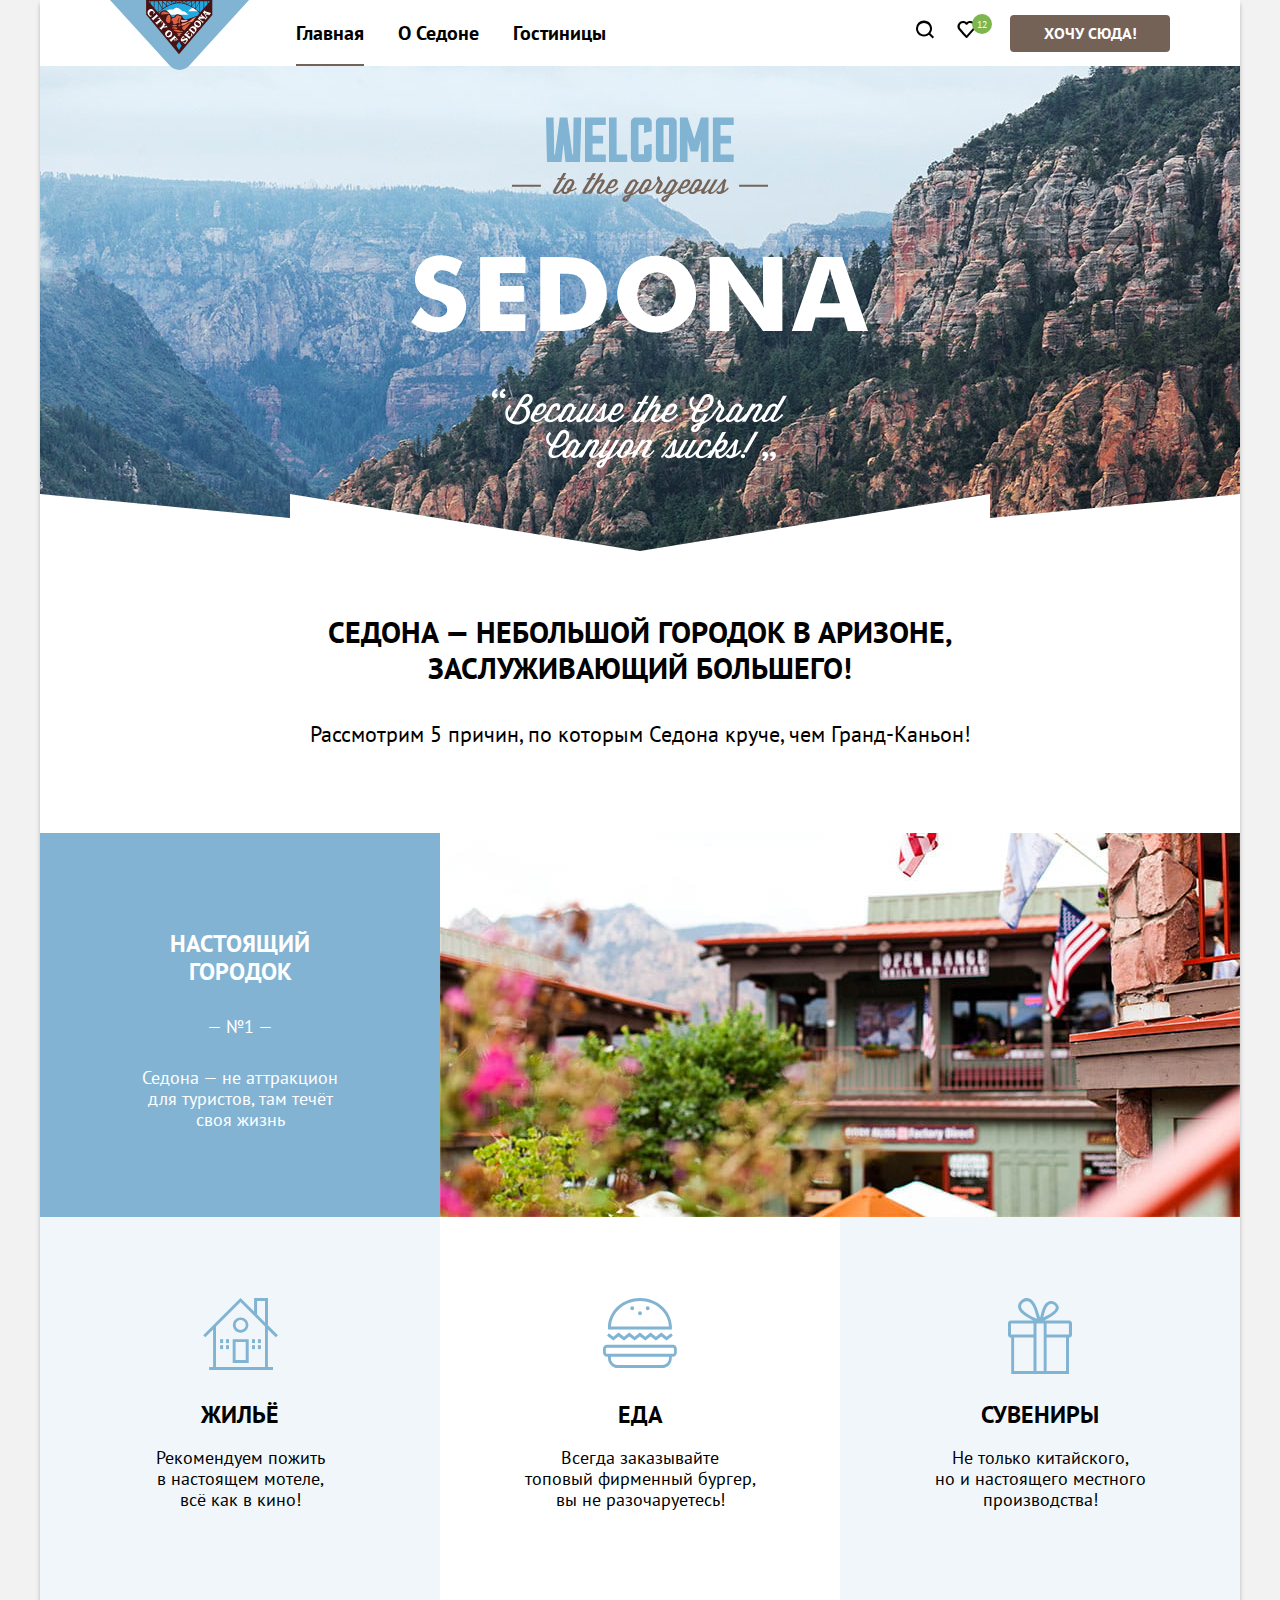
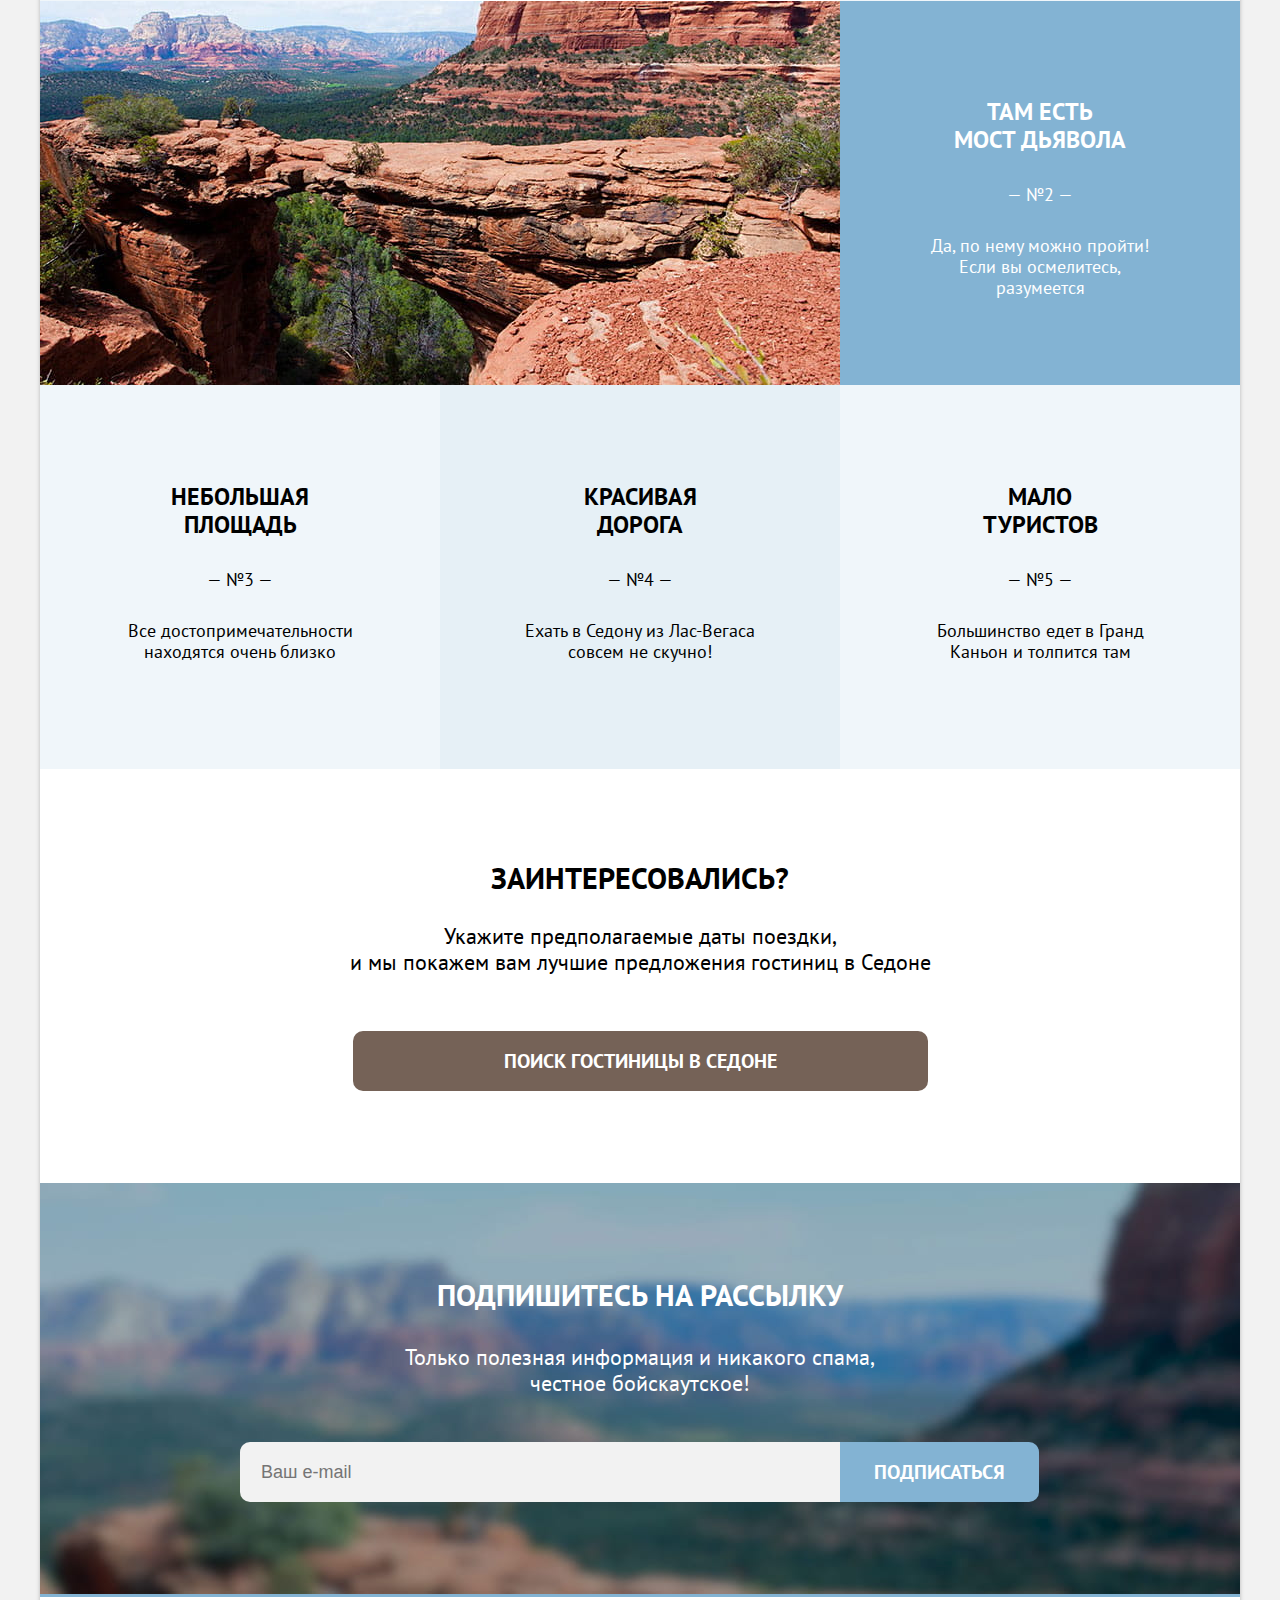
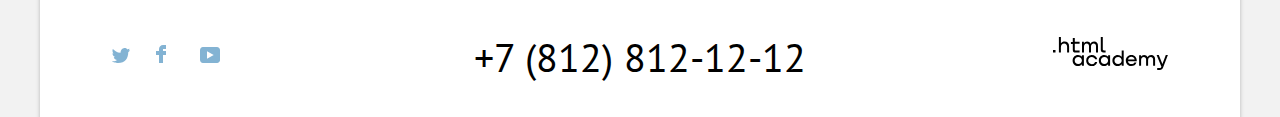
<file: 3/index.html>
<!DOCTYPE html>
<html lang="ru">
  <head>
    <meta charset="utf-8">
    <title>HTML Academy: Седона</title>
    <link rel="stylesheet" href="styles/styles.css">
    <base href="https://htmlacademy-htmlcss.github.io/1384625-sedona-33/3/">
</head>
  <body>
    <div class="body-container">
      <header class="page-header">
        <nav class="navigation">
          <a class="header-logo-link">
            <img class="header-logo" src="images/logo/sedona-city.svg" width="139" height="70" alt="Логотип Сайта Седона">
          </a>
          <ul class="navigation-list">
            <li class="navigation-item">
              <a class="navigation-link navigation-link-current" >Главная</a>
            </li>
            <li class="navigation-item">
              <a class="navigation-link" href="#">О Седоне</a>
            </li>
            <li class="navigation-item">
              <a class="navigation-link" href="catalog.html">Гостиницы</a>
            </li>
          </ul>
          <ul class="navigation-list navigation-user">
            <li class="navigation-item">
              <a class="navigation-user-link" href="#">
                <svg class="navigation-icon" aria-hidden="true" focusable="false" width="20" height="19" viewBox="0 0 20 19" fill="none" xmlns="http://www.w3.org/2000/svg"><path d="m19.03 17.05-3.71-3.7c1-1.3 1.7-3 1.7-4.9 0-4.4-3.61-8-8.02-8a8.12 8.12 0 0 0-8.03 8.1c0 4.4 3.61 8 8.03 8 1.8 0 3.5-.6 4.91-1.7l3.71 3.7 1.4-1.5ZM9 14.55c-3.31 0-6.02-2.7-6.02-6a6.03 6.03 0 0 1 12.03 0c0 3.3-2.7 6-6.01 6Z" fill="#000"/></svg>
                <span class="visually-hidden">Поиск</span>
              </a>
            </li>
            <li class="navigation-item">
              <a class="navigation-user-link favorite-link" href="#">
                <svg class="navigation-icon" aria-hidden="true" focusable="false" width="19" height="17" viewBox="0 0 19 17" fill="none" xmlns="http://www.w3.org/2000/svg"><path d="M9.44 17c-.3 0-.6-.1-.8-.4-5.41-6.1-6.72-7.5-7.02-7.9A5.4 5.4 0 0 1 6.03 0c1.3 0 2.51.5 3.51 1.3a5.47 5.47 0 0 1 9.03 4.1c0 1.3-.5 2.5-1.3 3.4l-7.02 7.9c-.2.2-.4.3-.8.3ZM3.43 7.5c.3.4 3.5 4 6.11 6.9l6.22-7c.5-.5.7-1.2.7-2 0-1.8-1.5-3.3-3.3-3.3-1 0-2.01.5-2.71 1.3-.3.3-.6.4-.9.4-.3 0-.6-.2-.8-.4a3.7 3.7 0 0 0-2.72-1.3c-1.8 0-3.3 1.5-3.3 3.3-.1.9.3 1.6.7 2.1-.1 0-.1 0 0 0Z" fill="#000"/></svg>
                <span class="visually-hidden">Избранное</span>
                <span class="favorite-count">12</span>
              </a>
            </li>
          </ul>
          <a class="button button-link navigation-button" href="#">Хочу сюда!</a>
        </nav>
      </header>

      <main class="main-index main-container">
        <div class="main-top-container">
          <h1 class="visually-hidden">Город Седона</h1>
          <img class="main-index-logo" src="images/logo/welcome.svg" width="458" height="352" alt="Добро пожаловать в Седону">
        </div>

        <article class="advantages">
          <h2 class="article-title title">Седона — небольшой городок в Аризоне,<br>заслуживающий большего!</h2>
          <p class="subtitle">Рассмотрим 5 причин, по которым Седона круче, чем Гранд-Каньон!</p>

          <div class="advantages-container">
            <div class="advantages-card advantages-1">
              <h3 class="advantages-title">Настоящий<br>городок</h3>
              <p class="advantages-number">— №1 —</p>
              <p class="advantages-description">Седона — не аттракцион<br> для туристов, там течёт<br>своя жизнь</p>
            </div>
            <img class="advantages-image" src="images/advantages/sedona-city.jpg" width="800" height="384" alt="Город Седона">
          </div>

          <ul class="advantages-list advantages-list-1">
            <li class="advantages-item">
              <div class="advantages-card advantages-house">
                <h3 class="advantages-title advantages-subtitle">Жильё</h3>
                <p class="advantages-description">Рекомендуем пожить<br> в настоящем мотеле,<br>всё как в кино!</p>
              </div>
            </li>
            <li class="advantages-item">
              <div class="advantages-card advantages-food">
                <h3 class="advantages-title advantages-subtitle">Еда</h3>
                <p class="advantages-description">Всегда заказывайте<br>топовый фирменный бургер,<br> вы не разочаруетесь!</p>
              </div>
            </li>
            <li class="advantages-item">
              <div class="advantages-card advantages-gifts">
                <h3 class="advantages-title advantages-subtitle">Сувениры</h3>
                <p class="advantages-description">Не только китайского,<br>но и настоящего местного<br> производства!</p>
              </div>
            </li>
          </ul>

          <div class="advantages-container">
            <img class="advantages-image" src="images/advantages/devil-bridge.jpg" width="800" height="384" alt="Мост дьявола">
            <div class="advantages-card advantages-2">
              <h3 class="advantages-title">Там есть<br>мост дьявола</h3>
              <p class="advantages-number">— №2 —</p>
              <p class="advantages-description">Да, по нему можно пройти!<br>Если вы осмелитесь,<br> разумеется</p>
            </div>
          </div>

          <ul class="advantages-list advantages-list-2">
            <li class="advantages-item">
              <div class="advantages-card advantages-3">
                <h3 class="advantages-title">Небольшая<br>площадь</h3>
                <p class="advantages-number">— №3 —</p>
                <p class="advantages-description">Все достопримечательности<br> находятся очень близко</p>
              </div>
            </li>
            <li class="advantages-item">
              <div class="advantages-card advantages-4">
                <h3 class="advantages-title">Красивая<br>дорога</h3>
                <p class="advantages-number">— №4 —</p>
                <p class="advantages-description">Ехать в Седону из Лас-Вегаса<br> совсем не скучно!</p>
              </div>
            </li>
            <li class="advantages-item">
              <div class="advantages-card advantages-5">
                <h3 class="advantages-title">Мало<br>туристов</h3>
                <p class="advantages-number">— №5 —</p>
                <p class="advantages-description">Большинство едет в Гранд<br> Каньон и толпится там</p>
              </div>
            </li>
          </ul>

        </article>

        <section class="hotel-search">
          <h2 class="hotel-search-title title">Заинтересовались?</h2>
          <p class="subtitle hotel-search-subtitle">Укажите предполагаемые даты поездки,<br>и мы покажем вам лучшие предложения гостиниц в Седоне</p>
          <a class="button button-link search-button-link" href="#">Поиск гостиницы В седоне</a>
        </section>

        <section class="submit submit-index">
          <h2 class="submit-title title">Подпишитесь на рассылку</h2>
          <p class="subtitle submit-subtitle">Только полезная информация и никакого спама,<br>честное бойскаутское!</p>
          <div class="submit-form-container">
            <form class="submit-form">
              <label class="submit-form-label"><span class="visually-hidden">Ваш e-mail</span>
                <input class="field submit-field" type="text" id="appointment-date" name="appointment-date" placeholder="Ваш e-mail">
              </label>
              <button class="button submit-button" type="submit">Подписаться</button>
            </form>
          </div>
        </section>
      </main>

      <footer class="page-footer">
        <div class="page-footer-container">
          <section class="footer-social">
            <h2 class="visually-hidden">Давайте дружить</h2>
            <ul class="footer-social-list">
              <li class="footer-social-item">
                <a class="button-social button-social-twitter" href="#">
                  <svg class="social-icon" width="18" height="15" viewBox="0 0 18 15" fill="none" xmlns="http://www.w3.org/2000/svg"><path d="M11.6.2c1.8-.5 3.2.3 3.8 1.2.7-.2 1.4-.5 2.1-.7 0 .9-.6 1.5-.9 1.8.7.1 1.4-.6 1.4-.6-.2 1-1.1 1.8-1.7 2C16.1 10.7 13 15.1 5.7 15h-.5c-.4 0-4.4-.5-5.2-1.9 2.4.2 4.1-.4 5-1.2-1-.3-2.9-.4-3.2-2.9.4.1.6.2 1.3.1C1.8 8.3.4 7.5.5 5.3c.3.3 1.1.5 1.4.5C1.1 5.6-.2 2.5.9.9c1.9 1.9 4 3.6 7.6 3.8C8.7 2.3 9.7.8 11.6.2Z" fill="#83B3D3"/></svg>
                  <span class="visually-hidden">Твиттер</span>
                </a>
              </li>
              <li class="footer-social-item">
                <a class="button-social button-social-facebook" href="#">
                  <svg class="social-icon" width="10" height="18" viewBox="0 0 10 18" fill="none" xmlns="http://www.w3.org/2000/svg"><path d="M7 0C4.8 0 3 1.8 3 4v2H0v4h3v8h4v-8h3V6H7V4h3V0H7Z" fill="#83B3D3"/></svg>
                  <span class="visually-hidden">Фейсбук</span>
                </a>
              </li>
              <li class="footer-social-item">
                <a class="button-social button-social-youtube" href="#">
                  <svg class="social-icon" width="20" height="16" viewBox="0 0 20 16" fill="none" xmlns="http://www.w3.org/2000/svg"><path d="M17 0H2.9C1.2 0 0 1.5 0 3.2v9.5C0 14.5 1.2 16 2.9 16h14.3c1.5 0 2.9-1.5 2.9-3.2V3.2C19.9 1.5 18.7 0 17 0ZM7 11.8V4.2L13.7 8 7 11.8Z" fill="#83B3D3"/></svg>
                  <span class="visually-hidden">Ютуб</span>
                </a>
              </li>
            </ul>
          </section>
          <section class="footer-contacts">
            <h2 class="visually-hidden">Контакты</h2>
            <address class="footer-contacts-address">
              <a class="footer-contacts-address-phone" href="tel:+78128121212">+7 (812) 812-12-12</a>
            </address>
          </section>
          <section class="footer-developer">
            <h2 class="visually-hidden">Студия-разработчик</h2>
            <svg class="footer-developer-logo" width="115" height="33" viewBox="0 0 115 33" fill="none" xmlns="http://www.w3.org/2000/svg"><path d="M0 12.9v2.6h2.5v-2.6H0ZM11.6 4.5c-1.6 0-2.8.7-3.6 1.7h-.1V0h-2v15.5h2v-5.3c0-2.1 1.3-3.6 3.3-3.6 1.8 0 2.9 1.4 2.9 3.2v5.7h2V9.4c.1-3-1.8-4.9-4.5-4.9ZM26.6 4.8h-4.8V1.1h-2v3.8h-1.9v2h1.9v6c0 1.7 1 2.7 2.7 2.7h4.1v-2h-3.7c-.7 0-1.1-.4-1.1-1.1V6.8h4.8v-2ZM41.1 4.6c-1.6 0-2.9.8-3.5 2.1h-.1c-.6-1.2-1.8-2.1-3.4-2.1-1.4 0-2.5.8-3.1 1.8h-.1V4.8H29v10.6h2V10c0-2 1-3.5 2.6-3.5 1.5 0 2.4 1 2.4 2.6v6.3h2V9.8c0-2.4 1.4-3.3 2.6-3.3 1.5 0 2.4 1 2.4 2.6v6.3h2V8.9c.1-2.5-1.4-4.3-3.9-4.3ZM47.8 12.7c0 1.7 1 2.7 2.8 2.7h2v-2h-1.7c-.7 0-1.1-.4-1.1-1.1V0h-2v12.7ZM28.9 19.7c-.9-1.1-2.2-1.8-3.9-1.8-3.1 0-5.4 2.3-5.4 5.6s2.3 5.6 5.4 5.6c1.8 0 3-.8 3.8-1.9h.1v1.6h2V18.2h-2v1.5Zm-3.6 7.4c-2.2 0-3.6-1.6-3.6-3.6s1.4-3.6 3.6-3.6 3.6 1.6 3.6 3.6c0 1.9-1.4 3.6-3.6 3.6ZM44.2 22c-.5-2.4-2.6-4.1-5.4-4.1a5.4 5.4 0 0 0-5.6 5.6c0 3.1 2.2 5.6 5.6 5.6 2.8 0 4.9-1.8 5.4-4.2h-2.1a3.4 3.4 0 0 1-3.3 2.3c-2.2 0-3.6-1.6-3.6-3.6s1.4-3.6 3.6-3.6c1.6 0 2.8 1 3.3 2.2h2.1V22ZM55.1 19.7c-.9-1.1-2.2-1.8-3.9-1.8-3.1 0-5.4 2.3-5.4 5.6s2.3 5.6 5.4 5.6c1.8 0 3-.8 3.8-1.9h.1v1.6h2V18.2h-2v1.5Zm-3.6 7.4c-2.2 0-3.6-1.6-3.6-3.6s1.4-3.6 3.6-3.6 3.6 1.6 3.6 3.6c0 1.9-1.5 3.6-3.6 3.6ZM68.7 19.8c-.9-1.1-2.2-1.9-3.9-1.9-3.1 0-5.4 2.3-5.4 5.6s2.2 5.6 5.4 5.6c1.7 0 3-.8 3.8-1.8h.1v1.5h2V13.4h-2v6.4Zm-3.6 7.3c-2.2 0-3.6-1.6-3.6-3.6s1.4-3.6 3.6-3.6 3.6 1.6 3.6 3.6c-.1 2-1.5 3.6-3.6 3.6ZM78.3 17.9c-3.3 0-5.5 2.5-5.5 5.6 0 3 2.1 5.6 5.5 5.6 2.5 0 4.5-1.3 5.2-3.6h-2.1c-.5 1-1.6 1.6-3 1.6-1.9 0-3.3-1.3-3.4-2.9h8.8c.2-3.6-2-6.3-5.5-6.3Zm0 1.9c1.7 0 3 1 3.3 2.6h-6.5c.3-1.5 1.5-2.6 3.2-2.6ZM98.2 17.9c-1.6 0-2.9.8-3.6 2h-.1c-.6-1.2-1.8-2-3.4-2-1.4 0-2.5.7-3.1 1.8v-1.5h-1.9v10.6h2v-5.4c0-2 1-3.4 2.6-3.5 1.5 0 2.4 1 2.4 2.6v6.3h2v-5.6c0-2.4 1.4-3.3 2.6-3.3 1.5 0 2.4 1 2.4 2.6v6.3h2v-6.5c.1-2.6-1.4-4.4-3.9-4.4ZM109.4 27l-3.6-8.9h-2.2l4.8 11.6c-.3.9-.7 1.2-1.7 1.2h-2.5v2h2.5c1.8 0 2.8-.8 3.5-2.6l4.7-12.2h-2.1l-3.4 8.9Z" fill="#000"/></svg>
          </section>
        </div>
      </footer>

    </div>
     <div class="modal-container modal-container-close">
      <div class="modal modal-search">
        <button class="modal-close-button">
          <span class="visually-hidden">Закрыть</span>
        </button>
        <section class="modal-content">
          <h2 class="modal-title">Поиск гостиницы в Седоне</h2>

          <form class="search-form" action="https://echo.htmlacademy.ru/" method="post">
            <p class="field-group">
              <label class="field-label">
                <span class="field-label-text">Дата заезда:</span>
                <span class="field-input">
                  <input class="search-form-field field" type="text"  name="date-in" placeholder="Укажите дату">
                  <span class="field-input-text field-input-text-alert">Мы не можем отправить вас в прошлое.</span>
                  <button class="field-input-calendar field-input-button"></button>
                </span>

              </label>
            </p>
            <p class="field-group">
              <label class="field-label">
                <span class="field-label-text">Дата выезда:</span>
                <span class="field-input">
                  <input class="search-form-field field" type="text"  name="date-out" placeholder="Укажите дату">
                  <span class="field-input-text">На эти даты есть свободные номера. Пока есть.</span>

                </span>
              </label>
            </p>
            <div class="field-group-people">
              <p class="field-group field-adult">
                <label class="field-label">
                  <span class="field-label-text">Взрослые:</span>
                  <span class="field-input">
                    <button class="field-input-plus field-input-button"></button>
                    <button class="field-input-minus field-input-button"></button>
                    <input class="search-form-field field form-people " type="text"  name="adults-count" placeholder="1">
                  </span>
                </label>
              </p>
              <p class="field-group field-children ">
                  <label class="field-label">
                    <span class="field-label-row">Дети:
                      <span class="tooltip">
                        <i class="tooltip-toggle"  aria-labelledby="tooltip-label" ></i>
                        <span class="tooltip-text" role="tooltip" id="tooltip-label">Укажите количество детей,<br> которые будут с вами, возраст которых от 6 до 18 лет. Дети<br> до 6 лет размещаются<br> бесплатно.</span>
                      </span>

                    </span>

                    <input class="search-form-field field form-people" type="text"  name="children-count" placeholder="0">
                  </label>

              </p>
            </div>
            <button class="button search-form-button" type="submit">Найти</button>
          </form>
        </section>

      </div>

    </div>

  </body>
</html>
</file>
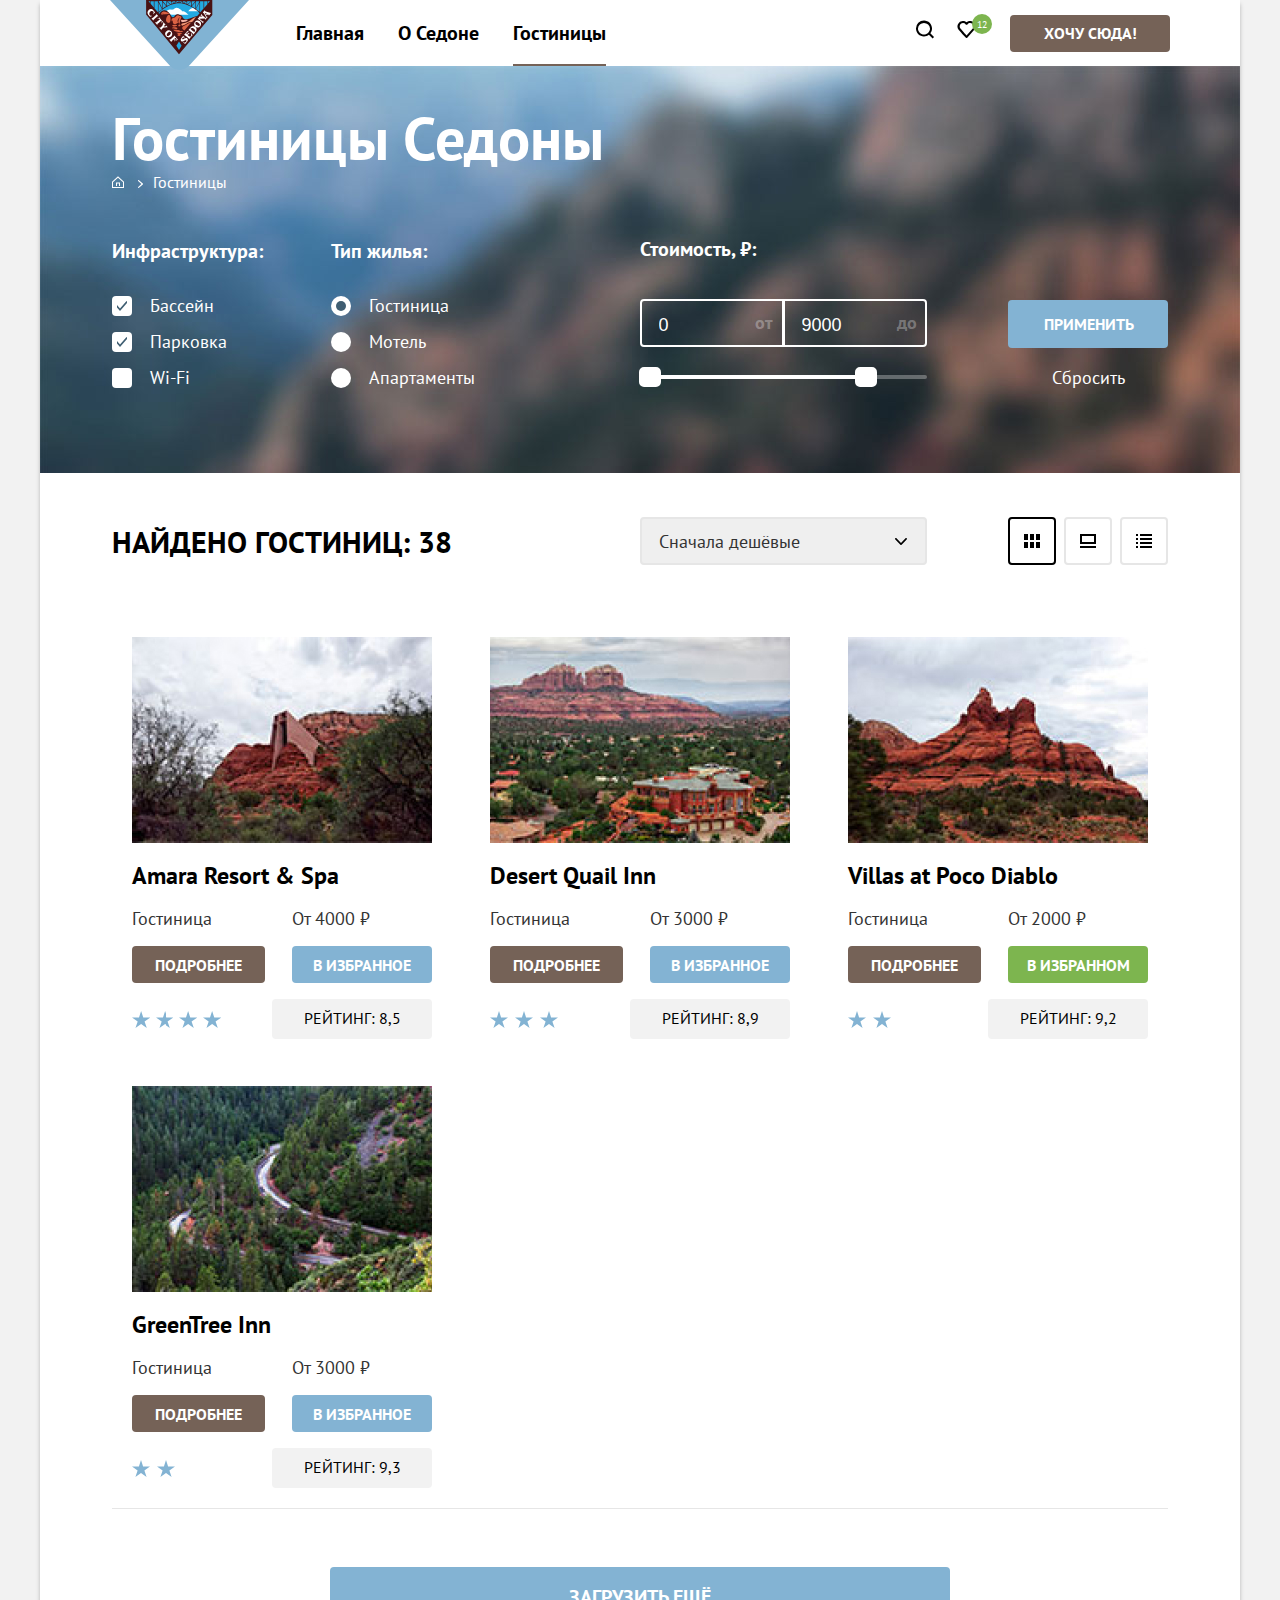
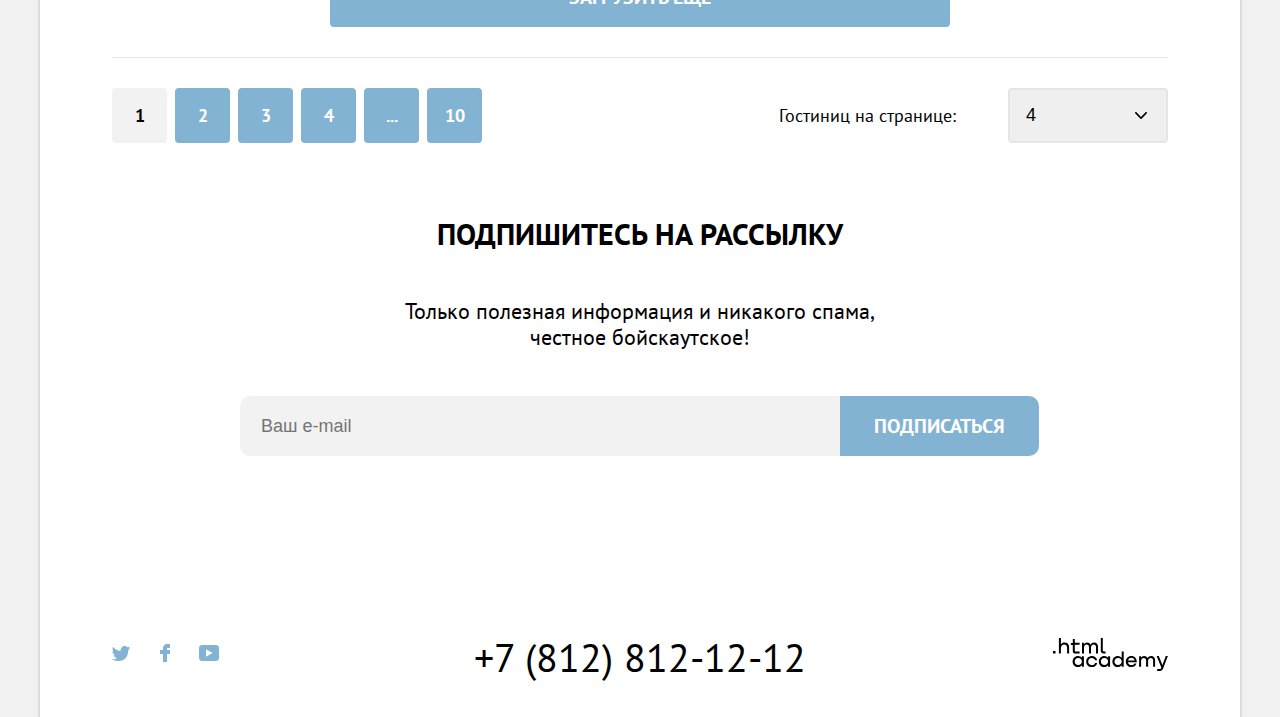
<file: catalog.html>
<!DOCTYPE html>
<html lang="ru">
  <head>
    <meta charset="utf-8">
    <title>Гостиницы Седоны</title>
    <link rel="stylesheet" href="styles/styles.css">
    <link rel="icon" href="favicon.ico">
  </head>
  <body>
    <div class="body-container">
      <header class="page-header">
        <nav class="navigation">
          <a class="header-logo-link" href="index.html">
            <img class="header-logo" src="images/logo/sedona-city.svg" width="139" height="70" alt="Логотип Сайта Седона.">
          </a>
          <ul class="navigation-list">
            <li class="navigation-item">
              <a class="navigation-link" href="index.html">Главная</a>
            </li>
            <li class="navigation-item">
              <a class="navigation-link" href="#">О Седоне</a>
            </li>
            <li class="navigation-item">
              <a class="navigation-link navigation-link-current">Гостиницы</a>
            </li>
          </ul>
          <ul class="navigation-list navigation-user">
            <li class="navigation-item">
              <a class="navigation-user-link" href="#">
                <svg class="navigation-icon" aria-hidden="true" focusable="false" width="20" height="19" viewBox="0 0 20 19"  xmlns="http://www.w3.org/2000/svg"><path d="m19.03 17.05-3.71-3.7c1-1.3 1.7-3 1.7-4.9 0-4.4-3.61-8-8.02-8a8.12 8.12 0 0 0-8.03 8.1c0 4.4 3.61 8 8.03 8 1.8 0 3.5-.6 4.91-1.7l3.71 3.7 1.4-1.5ZM9 14.55c-3.31 0-6.02-2.7-6.02-6a6.03 6.03 0 0 1 12.03 0c0 3.3-2.7 6-6.01 6Z"/></svg>
                <span class="visually-hidden">Поиск</span>
              </a>
            </li>
            <li class="navigation-item">
              <a class="navigation-user-link favorite-link" href="#">
                <svg class="navigation-icon" aria-hidden="true" focusable="false" width="19" height="17" viewBox="0 0 19 17"  xmlns="http://www.w3.org/2000/svg"><path d="M9.44 17c-.3 0-.6-.1-.8-.4-5.41-6.1-6.72-7.5-7.02-7.9A5.4 5.4 0 0 1 6.03 0c1.3 0 2.51.5 3.51 1.3a5.47 5.47 0 0 1 9.03 4.1c0 1.3-.5 2.5-1.3 3.4l-7.02 7.9c-.2.2-.4.3-.8.3ZM3.43 7.5c.3.4 3.5 4 6.11 6.9l6.22-7c.5-.5.7-1.2.7-2 0-1.8-1.5-3.3-3.3-3.3-1 0-2.01.5-2.71 1.3-.3.3-.6.4-.9.4-.3 0-.6-.2-.8-.4a3.7 3.7 0 0 0-2.72-1.3c-1.8 0-3.3 1.5-3.3 3.3-.1.9.3 1.6.7 2.1-.1 0-.1 0 0 0Z" /></svg>
                <span class="visually-hidden">Избранное</span>
                <span class="favorite-count">12</span>
              </a>
            </li>
          </ul>
          <a class="button button-link navigation-button" href="#">Хочу сюда!</a>
        </nav>
      </header>
      <main class="main-inner main-container">
        <header class="inner-header">
          <h1 class="inner-header-title">Гостиницы Седоны</h1>
          <ul class="breadcrumbs">
              <li class="breadcrumbs-item">
                <a class="breadcrumbs-link" href="index.html">
                  <svg aria-hidden="true" focusable="false" width="12" height="12" viewBox="0 0 12 12" fill="none" xmlns="http://www.w3.org/2000/svg"><path d="M6 .3 0 5.8V12h12V5.8L6 .3ZM11 11H1V6.2l5-4.5 5 4.5V11Z" fill="#fff"/><path d="M4 10h1V7.5h2V10h1V6.5H4V10Z" fill="#fff"/></svg>
                  <span class="visually-hidden"> Главная </span>
                </a>
              </li>
              <li class="breadcrumbs-item">
                <a class="breadcrumbs-link breadcrumbs-link-current">Гостиницы</a>
              </li>

          </ul>
          <section class="filter-form">
              <h2 class="visually-hidden">Фильтр поиска гостиницы</h2>
              <form class="catalog-filter" action="https://echo.htmlacademy.ru/" method="get">
                  <fieldset class="catalog-filter-group catalog-infrastructure">
                      <legend class="catalog-filter-title">Инфраструктура:</legend>
                      <ul class="catalog-filter-list">
                          <li class="catalog-filter-item">
                              <label class="control">
                                  <input class="control-input visually-hidden" type="checkbox" name="Бассейн" checked>
                                  <span class="control-mark "></span>
                                  <span class="control-label">Бассейн</span>
                              </label>
                          </li>
                          <li class="catalog-filter-item">
                              <label class="control">
                                  <input class="control-input visually-hidden" type="checkbox" name="Парковка" checked>
                                  <span class="control-mark "></span>
                                  <span class="control-label">Парковка</span>
                              </label>
                          </li>
                          <li class="catalog-filter-item">
                              <label class="control">
                                  <input class="control-input visually-hidden" type="checkbox" name="Wi-Fi">
                                  <span class="control-mark"></span>
                                  <span class="control-label">Wi-Fi</span>
                              </label>
                          </li>
                      </ul>
                  </fieldset>
                  <fieldset class="catalog-filter-group catalog-type">
                      <legend class="catalog-filter-title">Тип жилья:</legend>
                      <ul class="catalog-filter-list">
                          <li class="catalog-filter-item">
                              <label class="control">
                                  <input class="control-input visually-hidden" type="radio" name="control-input" checked>
                                  <span class="control-mark"></span>
                                  <span class="control-label">Гостиница</span>

                              </label>
                          </li>
                          <li class="catalog-filter-item">
                              <label class="control">
                                  <input class="control-input visually-hidden" type="radio" name="control-input" >
                                  <span class="control-mark "></span>
                                  <span class="control-label">Мотель</span>

                              </label>
                          </li>
                          <li class="catalog-filter-item">
                              <label class="control">
                                  <input class="control-input visually-hidden" type="radio" name="control-input">
                                  <span class="control-mark"></span>
                                  <span class="control-label">Апартаменты</span>

                              </label>
                          </li>
                      </ul>
                  </fieldset>
                  <fieldset class="catalog-filter-group catalog-price">
                      <legend class="catalog-filter-title-price">Стоимость, ₽:</legend>
                      <div class="range">
                        <div class="range-wrapper-inputs">
                          <label class="catalog-filter-label">
                            <input class="range-input range-input-start" type="number" value="0" name="min-price">
                            <span class="label">от</span>
                          </label>
                          <label class="catalog-filter-label">
                            <input class="range-input range-input-end" type="number" value="9000" name="max-price">
                            <span class="label">до</span>
                          </label>
                        </div>
                        <div class="range-scale">
                          <div class="range-bar" style="left: 0px; width: 227px">
                            <button class="range-toggle toggle-min">
                              <span class="visually-hidden">Изменить минимальную цену.</span>
                            </button>
                            <button class="range-toggle toggle-max">
                              <span class="visually-hidden">Изменить максимальную цену.</span>
                            </button>
                          </div>
                        </div>
                      </div>
                  </fieldset>
                  <p class="catalog-buttons-container">
                    <button class="button button-apply" type="submit">Применить</button>
                    <button class="reset-button " type="reset" value="Сбросить">Сбросить</button>
                  </p>
              </form>
          </section>
        </header>

        <section class="catalog-hotels">
          <div class="sorting-container">
            <h2 class="visually-hidden">Найденные гостиницы</h2>
            <p class="hotels-founded">Найдено гостиниц: <span>38</span>
            </p>
            <select class="select-sorting select-form" aria-label="Сортировка">
              <option value="cheap">Сначала дешёвые</option>
              <option value="expensive">Сначала дорогие</option>
              <option value="popular">Сначала популярные</option>
            </select>
            <a class="button-view button-view-current">
              <svg aria-hidden="true" focusable="false" width="16" height="14" viewBox="0 0 16 14" fill="none" xmlns="http://www.w3.org/2000/svg"><path d="M4 0H0v6h4V0ZM16 0h-4v6h4V0ZM10 0H6v6h4V0ZM4 8H0v6h4V8ZM16 8h-4v6h4V8ZM10 8H6v6h4V8Z" fill="#000"/></svg>
              <span class="visually-hidden">Показать карточки</span>
            </a>
            <a class="button-view" href="#">
              <svg aria-hidden="true" focusable="false" width="16" height="14" viewBox="0 0 16 14" fill="none" xmlns="http://www.w3.org/2000/svg"><path d="M16 12H0v2h16v-2ZM14 2v6H2V2h12Zm2-2H0v10h16V0Z" fill="#000"/></svg>
              <span class="visually-hidden">Показать слайдер</span>
            </a>
            <a class="button-view" href="#">
              <svg aria-hidden="true" focusable="false" width="16" height="14" viewBox="0 0 16 14" fill="none" xmlns="http://www.w3.org/2000/svg"><path d="M2 0H0v2h2V0ZM16 0H4v2h12V0ZM2 4H0v2h2V4ZM16 4H4v2h12V4ZM2 8H0v2h2V8ZM16 8H4v2h12V8ZM2 12H0v2h2v-2ZM16 12H4v2h12v-2Z" fill="#000"/></svg>
              <span class="visually-hidden">Показать список</span>
            </a>
          </div>
          <ul class="hotels-list">
              <li class="hotels-card">
                  <a class="hotel-card-image-link" href="#">
                    <img class="hotel-card-image" src="images/hotels/amara-resort-spa.jpg" width="300" height="206" alt="Гостиница Amara Resort & Spa.">
                  </a>
                  <a class="hotel-card-link">
                    <h3 class="hotel-card-title">Amara Resort & Spa</h3>
                  </a>
                  <div class="info-container">
                    <p class="hotel-card-type">Гостиница</p>
                    <p class="hotel-card-price">От 4000 ₽</p>
                  </div>
                  <div class="buttons-container">
                    <a class="button button-link button-about" href="#">Подробнее</a>
                    <button class="button button-favorite" type="submit">В избранное</button>
                  </div>
                  <div class="rating-container">
                    <p class="stars stars-four">
                      <span class="visually-hidden">Четыре звезды</span>
                    </p>
                    <p class="rating">Рейтинг: 8,5</p>
                  </div>
              </li>
              <li class="hotels-card">
                <a class="hotel-card-image-link" href="#">
                  <img class="hotel-card-image" src="images/hotels/desert-quail-inn.jpg" width="300" height="206" alt="Desert Quail Inn.">
                </a>
                <a class="hotel-card-link">
                  <h3 class="hotel-card-title">Desert Quail Inn</h3>
                </a>
                <div class="info-container">
                  <p class="hotel-card-type">Гостиница</p>
                  <p class="hotel-card-price">От 3000 ₽</p>
                </div>
                <div class="buttons-container">
                  <a class="button button-link button-about" href="#">Подробнее</a>
                  <button class="button button-favorite" type="submit">В избранное</button>
                </div>
                <div class="rating-container">
                  <p class="stars stars-three">
                    <span class="visually-hidden">Три звезды</span>
                  </p>
                  <p class="rating">Рейтинг: 8,9</p>
                </div>
              </li>
              <li class="hotels-card">
                <a class="hotel-card-image-link" href="#">
                  <img class="hotel-card-image" src="images/hotels/villas-at-poco-diablo.jpg" width="300" height="206" alt="Villas at Poco Diablo.">
                </a>
                <a class="hotel-card-link">
                  <h3 class="hotel-card-title">Villas at Poco Diablo</h3>
                </a>
                <div class="info-container">
                  <p class="hotel-card-type">Гостиница</p>
                  <p class="hotel-card-price">От 2000 ₽</p>
                </div>
                <div class="buttons-container">
                  <a class="button button-link button-about" href="#">Подробнее</a>
                  <button class="button button-pressed" type="submit">В избранном</button>
                </div>
                <div class="rating-container">
                  <p class="stars stars-two">
                    <span class="visually-hidden">Две звезды</span>
                  </p>
                  <p class="rating">Рейтинг: 9,2</p>
                </div>
              </li>
              <li class="hotels-card">
                <a class="hotel-card-image-link" href="#">
                  <img class="hotel-card-image" src="images/hotels/green-tree-inn.jpg" width="300" height="206" alt="Гостиница GreenTree Inn.">
                </a>
                <a class="hotel-card-link">
                  <h3 class="hotel-card-title">GreenTree Inn</h3>
                </a>
                <div class="info-container">
                  <p class="hotel-card-type">Гостиница</p>
                  <p class="hotel-card-price">От 3000 ₽</p>
                </div>
                <div class="buttons-container">
                  <a class="button button-link button-about" href="#">Подробнее</a>
                  <button class="button button-favorite" type="submit">В избранное</button>
                </div>
                <div class="rating-container">
                  <p class="stars stars-two">
                    <span class="visually-hidden">Две звезды</span>
                  </p>
                  <p class="rating">Рейтинг: 9,3</p>
                </div>
              </li>
          </ul>
          <div class="show-more-container">
            <button class="button button-show-more" type="button">Загрузить ещё</button>
          </div>
          <div class="pagination-container">
              <ul class="pagination">
                  <li class="pagination-item">
                    <a class="pagination-link pagination-current">1</a>
                  </li>
                  <li class="pagination-item">
                    <a class="pagination-link" href="#">2</a>
                  </li>
                  <li class="pagination-item">
                    <a class="pagination-link" href="#">3</a>
                  </li>
                  <li class="pagination-item">
                    <a class="pagination-link" href="#">4</a>
                  </li>
                  <li class="pagination-item">
                    <a class="pagination-link" href="#">...</a>
                  </li>
                  <li class="pagination-item">
                    <a class="pagination-link" href="#">10</a>
                  </li>
              </ul>
              <p class="select-lable">Гостиниц на странице:</p>
              <select class="select-number-display select-form" aria-label="Гостиниц на странице:">
                  <option value="four">4</option>
              </select>
          </div>
        </section>

        <section class="submit submit-inner">
          <h2 class="submit-title title">Подпишитесь на рассылку</h2>
          <p class="subtitle submit-subtitle">Только полезная информация и никакого спама,<br>честное бойскаутское!</p>
          <div class="submit-form-container">
            <form class="submit-form" action="https://echo.htmlacademy.ru/courses" method="post">
              <label class="submit-form-label"><span class="visually-hidden">Ваш e-mail</span>
                <input class="field submit-field" type="email" name="email"  placeholder="Ваш e-mail" >
              </label>
              <button class="button submit-button" type="submit">Подписаться</button>
            </form>
          </div>
        </section>
      </main>

      <footer class="page-footer">
        <div class="page-footer-container">
          <section class="footer-social">
            <h2 class="visually-hidden">Давайте дружить</h2>
            <ul class="footer-social-list">
              <li class="footer-social-item">
                <a class="button-social button-social-twitter" href="#">
                  <svg class="social-icon" width="18" height="15" viewBox="0 0 18 15" fill="none" xmlns="http://www.w3.org/2000/svg"><path d="M11.6.2c1.8-.5 3.2.3 3.8 1.2.7-.2 1.4-.5 2.1-.7 0 .9-.6 1.5-.9 1.8.7.1 1.4-.6 1.4-.6-.2 1-1.1 1.8-1.7 2C16.1 10.7 13 15.1 5.7 15h-.5c-.4 0-4.4-.5-5.2-1.9 2.4.2 4.1-.4 5-1.2-1-.3-2.9-.4-3.2-2.9.4.1.6.2 1.3.1C1.8 8.3.4 7.5.5 5.3c.3.3 1.1.5 1.4.5C1.1 5.6-.2 2.5.9.9c1.9 1.9 4 3.6 7.6 3.8C8.7 2.3 9.7.8 11.6.2Z" /></svg>
                  <span class="visually-hidden">Твиттер</span>
                </a>
              </li>
              <li class="footer-social-item">
                <a class="button-social button-social-facebook" href="#">
                  <svg class="social-icon" width="10" height="18" viewBox="0 0 10 18" fill="none" xmlns="http://www.w3.org/2000/svg"><path d="M7 0C4.8 0 3 1.8 3 4v2H0v4h3v8h4v-8h3V6H7V4h3V0H7Z" /></svg>
                  <span class="visually-hidden">Фейсбук</span>
                </a>
              </li>
              <li class="footer-social-item">
                <a class="button-social button-social-youtube" href="#">
                  <svg class="social-icon" width="20" height="16" viewBox="0 0 20 16" fill="none" xmlns="http://www.w3.org/2000/svg"><path d="M17 0H2.9C1.2 0 0 1.5 0 3.2v9.5C0 14.5 1.2 16 2.9 16h14.3c1.5 0 2.9-1.5 2.9-3.2V3.2C19.9 1.5 18.7 0 17 0ZM7 11.8V4.2L13.7 8 7 11.8Z" /></svg>
                  <span class="visually-hidden">Ютуб</span>
                </a>
              </li>
            </ul>
          </section>
          <section class="footer-contacts">
            <h2 class="visually-hidden">Контакты</h2>
            <address class="footer-contacts-address">
              <a class="footer-contacts-address-phone" href="tel:+78128121212">+7 (812) 812-12-12</a>
            </address>
          </section>
          <section class="footer-developer">
            <h2 class="visually-hidden">Студия-разработчик</h2>
            <a class="developer-link" href="#">
              <svg class="footer-developer-logo" width="115" height="33" viewBox="0 0 115 33" fill="none" xmlns="http://www.w3.org/2000/svg"><path d="M0 12.9v2.6h2.5v-2.6H0ZM11.6 4.5c-1.6 0-2.8.7-3.6 1.7h-.1V0h-2v15.5h2v-5.3c0-2.1 1.3-3.6 3.3-3.6 1.8 0 2.9 1.4 2.9 3.2v5.7h2V9.4c.1-3-1.8-4.9-4.5-4.9ZM26.6 4.8h-4.8V1.1h-2v3.8h-1.9v2h1.9v6c0 1.7 1 2.7 2.7 2.7h4.1v-2h-3.7c-.7 0-1.1-.4-1.1-1.1V6.8h4.8v-2ZM41.1 4.6c-1.6 0-2.9.8-3.5 2.1h-.1c-.6-1.2-1.8-2.1-3.4-2.1-1.4 0-2.5.8-3.1 1.8h-.1V4.8H29v10.6h2V10c0-2 1-3.5 2.6-3.5 1.5 0 2.4 1 2.4 2.6v6.3h2V9.8c0-2.4 1.4-3.3 2.6-3.3 1.5 0 2.4 1 2.4 2.6v6.3h2V8.9c.1-2.5-1.4-4.3-3.9-4.3ZM47.8 12.7c0 1.7 1 2.7 2.8 2.7h2v-2h-1.7c-.7 0-1.1-.4-1.1-1.1V0h-2v12.7ZM28.9 19.7c-.9-1.1-2.2-1.8-3.9-1.8-3.1 0-5.4 2.3-5.4 5.6s2.3 5.6 5.4 5.6c1.8 0 3-.8 3.8-1.9h.1v1.6h2V18.2h-2v1.5Zm-3.6 7.4c-2.2 0-3.6-1.6-3.6-3.6s1.4-3.6 3.6-3.6 3.6 1.6 3.6 3.6c0 1.9-1.4 3.6-3.6 3.6ZM44.2 22c-.5-2.4-2.6-4.1-5.4-4.1a5.4 5.4 0 0 0-5.6 5.6c0 3.1 2.2 5.6 5.6 5.6 2.8 0 4.9-1.8 5.4-4.2h-2.1a3.4 3.4 0 0 1-3.3 2.3c-2.2 0-3.6-1.6-3.6-3.6s1.4-3.6 3.6-3.6c1.6 0 2.8 1 3.3 2.2h2.1V22ZM55.1 19.7c-.9-1.1-2.2-1.8-3.9-1.8-3.1 0-5.4 2.3-5.4 5.6s2.3 5.6 5.4 5.6c1.8 0 3-.8 3.8-1.9h.1v1.6h2V18.2h-2v1.5Zm-3.6 7.4c-2.2 0-3.6-1.6-3.6-3.6s1.4-3.6 3.6-3.6 3.6 1.6 3.6 3.6c0 1.9-1.5 3.6-3.6 3.6ZM68.7 19.8c-.9-1.1-2.2-1.9-3.9-1.9-3.1 0-5.4 2.3-5.4 5.6s2.2 5.6 5.4 5.6c1.7 0 3-.8 3.8-1.8h.1v1.5h2V13.4h-2v6.4Zm-3.6 7.3c-2.2 0-3.6-1.6-3.6-3.6s1.4-3.6 3.6-3.6 3.6 1.6 3.6 3.6c-.1 2-1.5 3.6-3.6 3.6ZM78.3 17.9c-3.3 0-5.5 2.5-5.5 5.6 0 3 2.1 5.6 5.5 5.6 2.5 0 4.5-1.3 5.2-3.6h-2.1c-.5 1-1.6 1.6-3 1.6-1.9 0-3.3-1.3-3.4-2.9h8.8c.2-3.6-2-6.3-5.5-6.3Zm0 1.9c1.7 0 3 1 3.3 2.6h-6.5c.3-1.5 1.5-2.6 3.2-2.6ZM98.2 17.9c-1.6 0-2.9.8-3.6 2h-.1c-.6-1.2-1.8-2-3.4-2-1.4 0-2.5.7-3.1 1.8v-1.5h-1.9v10.6h2v-5.4c0-2 1-3.4 2.6-3.5 1.5 0 2.4 1 2.4 2.6v6.3h2v-5.6c0-2.4 1.4-3.3 2.6-3.3 1.5 0 2.4 1 2.4 2.6v6.3h2v-6.5c.1-2.6-1.4-4.4-3.9-4.4ZM109.4 27l-3.6-8.9h-2.2l4.8 11.6c-.3.9-.7 1.2-1.7 1.2h-2.5v2h2.5c1.8 0 2.8-.8 3.5-2.6l4.7-12.2h-2.1l-3.4 8.9Z" /></svg>
            </a>
          </section>
        </div>
      </footer>
    </div>

  </body>
</html>
</file>
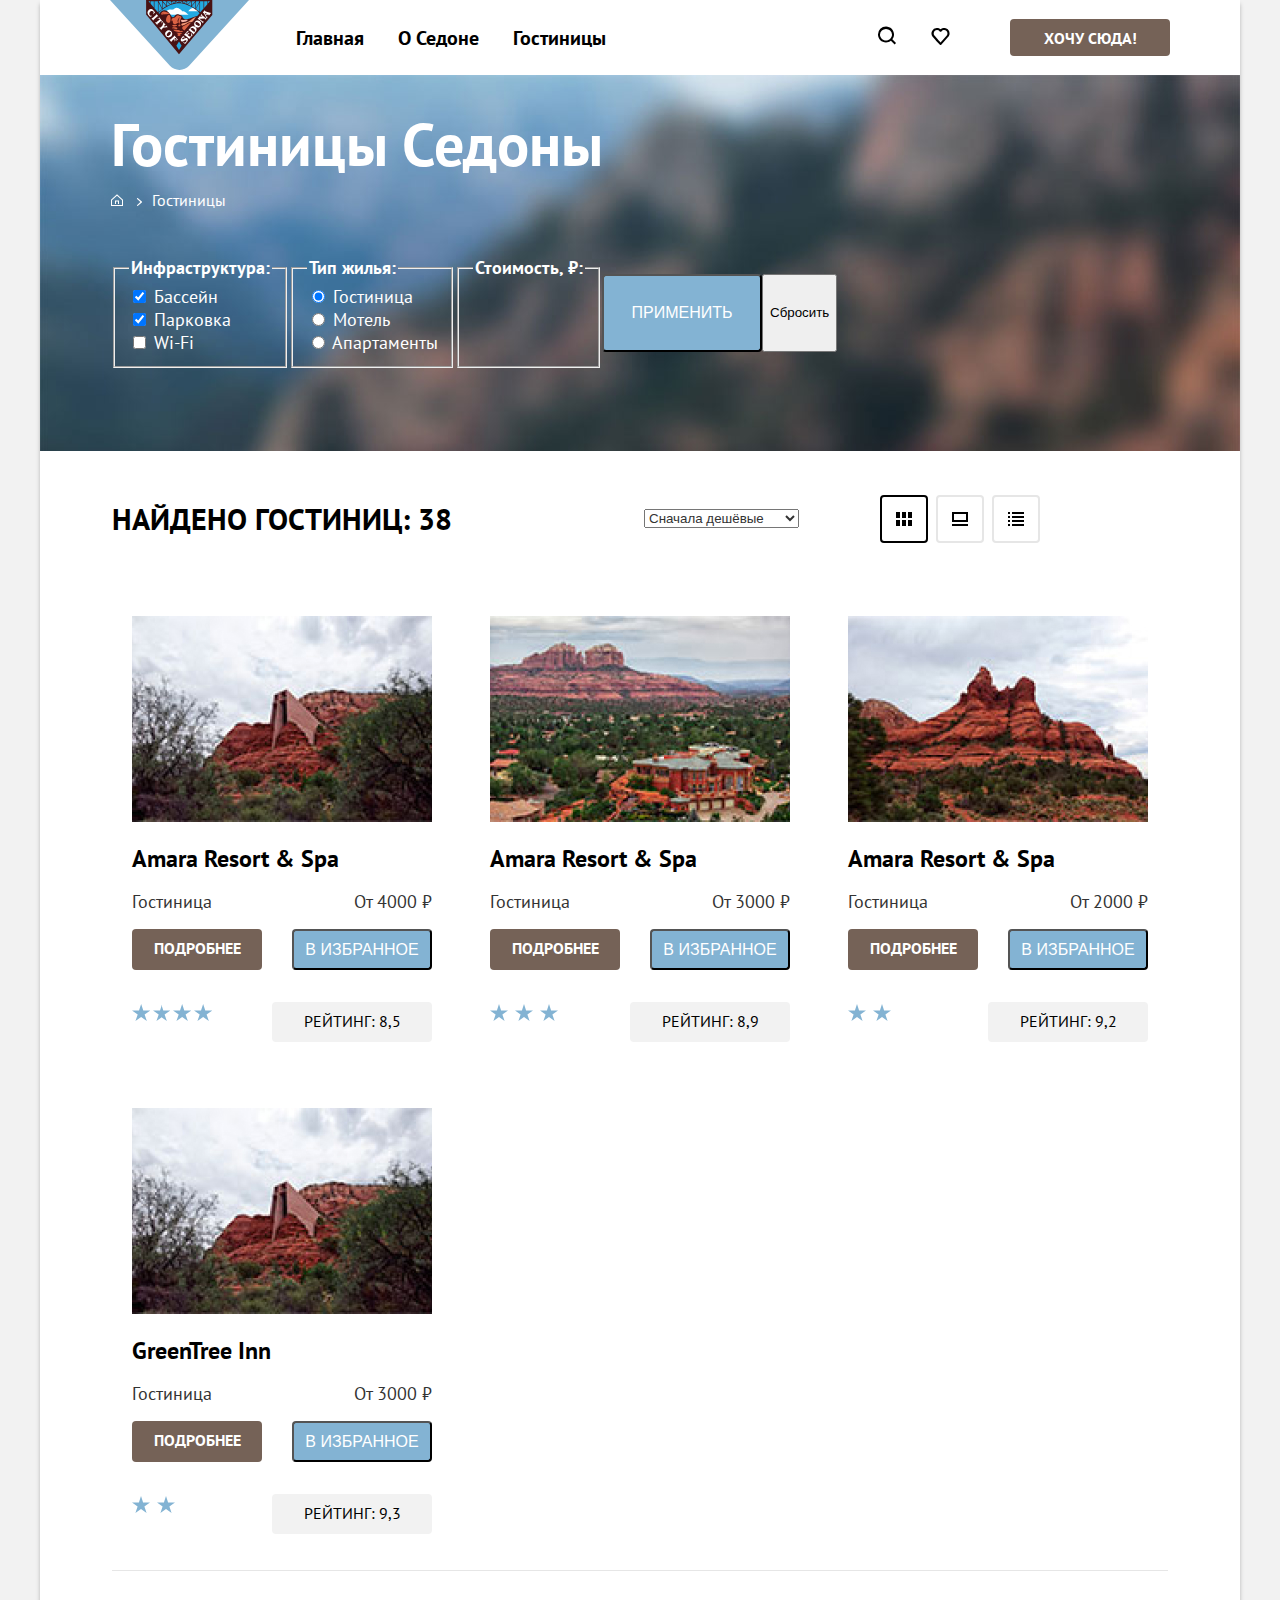
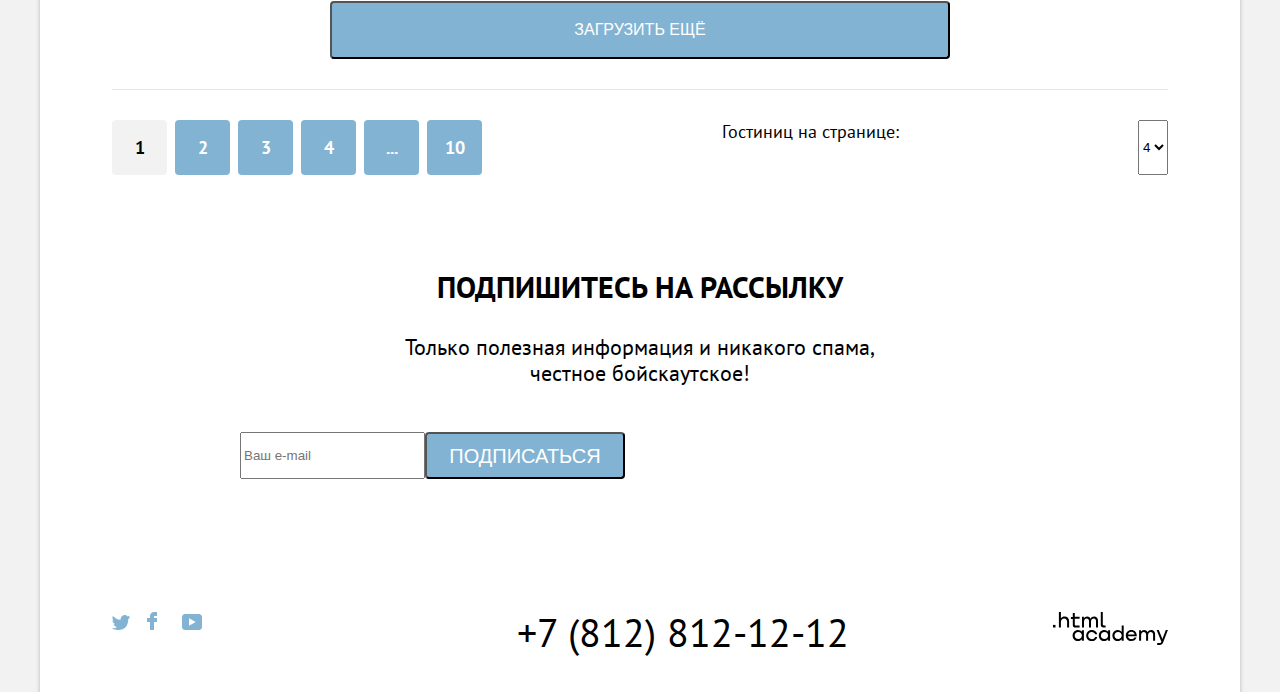
<file: 1/catalog.html>
<!DOCTYPE html>
<html lang="ru">
  <head>
    <meta charset="utf-8">
    <title>Гостиницы Седоны</title>
    <link rel="stylesheet" href="styles/styles.css">
    <base href="https://htmlacademy-htmlcss.github.io/1384625-sedona-33/1/">
</head>
  <body>
    <div class="body-container">
      <header class="page-header">
        <nav class="navigation">
          <a class="header-logo-link">
            <img class="header-logo" src="images/logo/sedona-city.svg" width="139" height="70" alt="Логотип Сайта Седона">
          </a>
          <ul class="navigation-list">
            <li class="navigation-item">
              <a class="navigation-link"href="index.html" >Главная</a>
            </li>
            <li class="navigation-item">
              <a class="navigation-link" href="#">О Седоне</a>
            </li>
            <li class="navigation-item">
              <a class="navigation-link navigation-link-current" >Гостиницы</a>
            </li>
          </ul>
          <ul class="navigation-list navigation-user">
            <li class="navigation-item">
              <a class="navigation-link" href="#">
                <svg class="navigation-icon" aria-hidden="true" focusable="false" width="20" height="19" viewBox="0 0 20 19" fill="none" xmlns="http://www.w3.org/2000/svg"><path d="m19.03 17.05-3.71-3.7c1-1.3 1.7-3 1.7-4.9 0-4.4-3.61-8-8.02-8a8.12 8.12 0 0 0-8.03 8.1c0 4.4 3.61 8 8.03 8 1.8 0 3.5-.6 4.91-1.7l3.71 3.7 1.4-1.5ZM9 14.55c-3.31 0-6.02-2.7-6.02-6a6.03 6.03 0 0 1 12.03 0c0 3.3-2.7 6-6.01 6Z" fill="#000"/></svg>
                <span class="visually-hidden">Поиск</span>
              </a>
            </li>
            <li class="navigation-item">
              <a class="navigation-link" href="#">
                <svg class="navigation-icon" aria-hidden="true" focusable="false" width="19" height="17" viewBox="0 0 19 17" fill="none" xmlns="http://www.w3.org/2000/svg"><path d="M9.44 17c-.3 0-.6-.1-.8-.4-5.41-6.1-6.72-7.5-7.02-7.9A5.4 5.4 0 0 1 6.03 0c1.3 0 2.51.5 3.51 1.3a5.47 5.47 0 0 1 9.03 4.1c0 1.3-.5 2.5-1.3 3.4l-7.02 7.9c-.2.2-.4.3-.8.3ZM3.43 7.5c.3.4 3.5 4 6.11 6.9l6.22-7c.5-.5.7-1.2.7-2 0-1.8-1.5-3.3-3.3-3.3-1 0-2.01.5-2.71 1.3-.3.3-.6.4-.9.4-.3 0-.6-.2-.8-.4a3.7 3.7 0 0 0-2.72-1.3c-1.8 0-3.3 1.5-3.3 3.3-.1.9.3 1.6.7 2.1-.1 0-.1 0 0 0Z" fill="#000"/></svg>
                <span class="visually-hidden">Избранное</span>
              </a>
            </li>
          </ul>
          <a class="button button-link" href="#">Хочу сюда!</a>
        </nav>
      </header>

      <main class="main-inner main-container">
        <header class="inner-header">
          <h1 class="inner-header-title">Гостиницы Седоны</h1>
          <ul class="breadcrumbs">
              <li class="breadcrumbs-item">
                <a class="breadcrumbs-link" href="index.html">
                  <svg aria-hidden="true" focusable="false" width="12" height="12" viewBox="0 0 12 12" fill="none" xmlns="http://www.w3.org/2000/svg"><path d="M6 .3 0 5.8V12h12V5.8L6 .3ZM11 11H1V6.2l5-4.5 5 4.5V11Z" fill="#fff"/><path d="M4 10h1V7.5h2V10h1V6.5H4V10Z" fill="#fff"/></svg>
                  <span class="visually-hidden"> Главная </span>
              </li>
              <li class="breadcrumbs-item">
                <a class="breadcrumbs-link">Гостиницы</a>
              </li>

          </ul>
          <section class="filter-form">
              <h2 class="visually-hidden">Фильтр поиска гостиницы</h2>
              <form class="catalog-filter" action="https://echo.htmlacademy.ru/" method="get">
                  <fieldset class="catalog-filter-group">
                      <legend class="catalog-filter-title">Инфраструктура:</legend>
                      <ul class="catalog-filter-list">
                          <li class="catalog-filter-item">
                              <label class="control">
                                  <input class="control-input" type="checkbox" name="Бассейн" checked>
                                  Бассейн
                              </label>
                          </li>
                          <li class="catalog-filter-item">
                              <label class="control">
                                  <input class="control-input" type="checkbox" name="Парковка" checked>
                                  Парковка
                              </label>
                          </li>
                          <li class="catalog-filter-item">
                              <label class="control">
                                  <input class="control-input" type="checkbox" name="Wi-Fi">
                                  Wi-Fi
                              </label>
                          </li>
                      </ul>
                  </fieldset>
                  <fieldset class="catalog-filter-group">
                      <legend class="catalog-filter-title">Тип жилья:</legend>
                      <ul class="catalog-filter-list">
                          <li class="catalog-filter-item">
                              <label class="control">
                                  <input class="control-input" type="radio" name="Гостиница" checked>
                                  Гостиница
                              </label>
                          </li>
                          <li class="catalog-filter-item">
                              <label class="control">
                                  <input class="control-input" type="radio" name="Мотель" >
                                  Мотель
                              </label>
                          </li>
                          <li class="catalog-filter-item">
                              <label class="control">
                                  <input class="control-input" type="radio" name="Апартаменты">
                                  Апартаменты
                              </label>
                          </li>
                      </ul>
                  </fieldset>
                  <fieldset class="catalog-filter-group">
                      <legend class="catalog-filter-title">Стоимость, ₽:</legend>
                  </fieldset>
                  <p class="buttons-container">
                    <button class="button" type="submit">Применить</button>
                    <input type="reset" value="Сбросить">
                  </p>
              </form>
          </section>
        </header>

        <section class="catalog-hotels">
          <div class="sorting-container">
            <h2 class="visually-hidden">Найденные гостиницы</h2>
            <p class="hotels-founded">Найдено гостиниц: <span>38</span></p>
            <select class="select-sorting" aria-label="Сортировка">
              <option value="cheap">Сначала дешёвые</option>
              <option value="expensive">Сначала дорогие</option>
              <option value="popular">Сначала популярные</option>
            </select>
            <a class="button-view button-view-current">
              <svg aria-hidden="true" focusable="false" width="16" height="14" viewBox="0 0 16 14" fill="none" xmlns="http://www.w3.org/2000/svg"><path d="M4 0H0v6h4V0ZM16 0h-4v6h4V0ZM10 0H6v6h4V0ZM4 8H0v6h4V8ZM16 8h-4v6h4V8ZM10 8H6v6h4V8Z" fill="#000"/></svg>
              <span class="visually-hidden">Показать карточки</span>
            </a>
            <a class="button-view" href="#">
              <svg aria-hidden="true" focusable="false" width="16" height="14" viewBox="0 0 16 14" fill="none" xmlns="http://www.w3.org/2000/svg"><path d="M16 12H0v2h16v-2ZM14 2v6H2V2h12Zm2-2H0v10h16V0Z" fill="#000"/></svg>
              <span class="visually-hidden">Показать слайдер</span>
            </a>
            <a class="button-view" href="#">
              <svg aria-hidden="true" focusable="false" width="16" height="14" viewBox="0 0 16 14" fill="none" xmlns="http://www.w3.org/2000/svg"><path d="M2 0H0v2h2V0ZM16 0H4v2h12V0ZM2 4H0v2h2V4ZM16 4H4v2h12V4ZM2 8H0v2h2V8ZM16 8H4v2h12V8ZM2 12H0v2h2v-2ZM16 12H4v2h12v-2Z" fill="#000"/></svg>
              <span class="visually-hidden">Показать список</span>
            </a>
          </div>
          <ul class="hotels-list">
              <li class="hotels-card">
                  <a class="hotel-card-image-link" href="#">
                    <img class="hotel-card-image" src="images/hotels/Amara-Resort-Spa.jpg" width="300" height="206" alt="Гостиница Amara Resort & Spa ">
                  </a>
                  <a class="hotel-card-link">
                    <h3 class="hotel-card-title">Amara Resort & Spa</h3>
                  </a>
                  <div class="info-container">
                    <p class="hotel-card-type">Гостиница</p>
                    <p class="hotel-card-price">От 4000 ₽</p>
                  </div>
                  <div class="buttons-container">
                    <a class="button button-link button-about" href="#">Подробнее</a>
                    <button class="button button-favorite" type="submit">В избранное</button>
                  </div>
                  <div class="rating-container">
                    <p class="stars stars-four">
                      <span class="visually-hidden">Четыре звезды</span>
                    </p>
                    <p class="rating">Рейтинг: 8,5</p>
                  </div>
              </li>
              <li class="hotels-card">
                <a class="hotel-card-image-link" href="#">
                  <img class="hotel-card-image" src="images/hotels/Desert-Quail-Inn.jpg" width="300" height="206" alt="Desert Quail Inn">
                </a>
                <a class="hotel-card-link">
                  <h3 class="hotel-card-title">Amara Resort & Spa</h3>
                </a>
                <div class="info-container">
                  <p class="hotel-card-type">Гостиница</p>
                  <p class="hotel-card-price">От 3000 ₽</p>
                </div>
                <div class="buttons-container">
                  <a class="button button-link button-about" href="#">Подробнее</a>
                  <button class="button button-favorite" type="submit">В избранное</button>
                </div>
                <div class="rating-container">
                  <p class="stars stars-three">
                    <span class="visually-hidden">Три звезды</span>
                  </p>
                  <p class="rating">Рейтинг: 8,9</p>
                </div>
              </li>
              <li class="hotels-card">
                <a class="hotel-card-image-link" href="#">
                  <img class="hotel-card-image" src="images/hotels/Villas-at-Poco-Diablo.jpg" width="300" height="206" alt="Villas at Poco Diablo ">
                </a>
                <a class="hotel-card-link">
                  <h3 class="hotel-card-title">Amara Resort & Spa</h3>
                </a>
                <div class="info-container">
                  <p class="hotel-card-type">Гостиница</p>
                  <p class="hotel-card-price">От 2000 ₽</p>
                </div>
                <div class="buttons-container">
                  <a class="button button-link button-about" href="#">Подробнее</a>
                  <button class="button button-favorite" type="submit">В избранное</button>
                </div>
                <div class="rating-container">
                  <p class="stars stars-two">
                    <span class="visually-hidden">Две звезды</span>
                  </p>
                  <p class="rating">Рейтинг: 9,2</p>
                </div>
              </li>
              <li class="hotels-card">
                <a class="hotel-card-image-link" href="#">
                  <img class="hotel-card-image" src="images/hotels/Amara-Resort-Spa.jpg" width="300" height="206" alt="Гостиница Amara Resort & Spa ">
                </a>
                <a class="hotel-card-link">
                  <h3 class="hotel-card-title">GreenTree Inn</h3>
                </a>
                <div class="info-container">
                  <p class="hotel-card-type">Гостиница</p>
                  <p class="hotel-card-price">От 3000 ₽</p>
                </div>
                <div class="buttons-container">
                  <a class="button button-link button-about" href="#">Подробнее</a>
                  <button class="button button-favorite" type="submit">В избранное</button>
                </div>
                <div class="rating-container">
                  <p class="stars stars-two">
                    <span class="visually-hidden">Две звезды</span>
                  </p>
                  <p class="rating">Рейтинг: 9,3</p>
                </div>
              </li>
          </ul>
          <div class="show-more-container">
            <button class="button button-show-more" type="button">Загрузить ещё</button>
          </div>
          <div class="pagination-container">
              <ul class="pagination">
                  <li class="pagination-item">
                    <a class="pagination-link pagination-current">1</a>
                  </li>
                  <li class="pagination-item">
                    <a class="pagination-link" href="#">2</a>
                  </li>
                  <li class="pagination-item">
                    <a class="pagination-link" href="#">3</a>
                  </li>
                  <li class="pagination-item">
                    <a class="pagination-link" href="#">4</a>
                  </li>
                  <li class="pagination-item">
                    <a class="pagination-link" href="#">...</a>
                  </li>
                  <li class="pagination-item">
                    <a class="pagination-link" href="#">10</a>
                  </li>
              </ul>
              <p class="select-lable">Гостиниц на странице:</p>
              <select class="select-number-display" aria-label="Гостиниц на странице:">
                  <option value="four">4</option>
              </select>
          </div>
        </section>

        <section class="submit submit-inner">
          <h2 class="submit-title title">Подпишитесь на рассылку</h2>
          <p class="subtitle submit-subtitle">Только полезная информация и никакого спама,<br>честное бойскаутское!</p>
          <div class="submit-form-container">
            <form class="submit-form">
              <input type="text" id="appointment-date" name="appointment-date" placeholder="Ваш e-mail">
              <button class="button submit-button" type="submit">Подписаться</button>
            </form>
          </div>
        </section>
      </main>

      <footer class="page-footer">
        <div class="page-footer-container">
          <section class="footer-social">
            <h2 class="visually-hidden">Давайте дружить</h2>
            <ul class="footer-social-list">
              <li class="footer-social-item">
                <a class="button-social button-social-twitter" href="#">
                  <svg width="18" height="15" viewBox="0 0 18 15" fill="none" xmlns="http://www.w3.org/2000/svg"><path d="M11.6.2c1.8-.5 3.2.3 3.8 1.2.7-.2 1.4-.5 2.1-.7 0 .9-.6 1.5-.9 1.8.7.1 1.4-.6 1.4-.6-.2 1-1.1 1.8-1.7 2C16.1 10.7 13 15.1 5.7 15h-.5c-.4 0-4.4-.5-5.2-1.9 2.4.2 4.1-.4 5-1.2-1-.3-2.9-.4-3.2-2.9.4.1.6.2 1.3.1C1.8 8.3.4 7.5.5 5.3c.3.3 1.1.5 1.4.5C1.1 5.6-.2 2.5.9.9c1.9 1.9 4 3.6 7.6 3.8C8.7 2.3 9.7.8 11.6.2Z" fill="#83B3D3"/></svg>
                  <span class="visually-hidden">Твиттер</span>
                </a>
              </li>
              <li class="footer-social-item">
                <a class="button-social button-social-facebook" href="#">
                  <svg width="10" height="18" viewBox="0 0 10 18" fill="none" xmlns="http://www.w3.org/2000/svg"><path d="M7 0C4.8 0 3 1.8 3 4v2H0v4h3v8h4v-8h3V6H7V4h3V0H7Z" fill="#83B3D3"/></svg>
                  <span class="visually-hidden">Фейсбук</span>
                </a>
              </li>
              <li class="footer-social-item">
                <a class="button-social button-social-youtube" href="#">
                  <svg width="20" height="16" viewBox="0 0 20 16" fill="none" xmlns="http://www.w3.org/2000/svg"><path d="M17 0H2.9C1.2 0 0 1.5 0 3.2v9.5C0 14.5 1.2 16 2.9 16h14.3c1.5 0 2.9-1.5 2.9-3.2V3.2C19.9 1.5 18.7 0 17 0ZM7 11.8V4.2L13.7 8 7 11.8Z" fill="#83B3D3"/></svg>
                  <span class="visually-hidden">Ютуб</span>
                </a>
              </li>
            </ul>
          </section>
          <section class="footer-contacts">
            <h2 class="visually-hidden">Контакты</h2>
            <address class="footer-contacts-address">
              <a class="footer-contacts-address-phone" href="tel:+78128121212">+7 (812) 812-12-12</a>
            </address>
          </section>
          <section class="footer-developer">
            <h2 class="visually-hidden">Студия-разработчик</h2>
            <img class="footer-developer-logo" src="images/logo/html-academy.svg" width="115" height="33" alt="Лого студии разработчика">
          </section>
        </div>
      </footer>
    </div>

  </body>
</html>
</file>
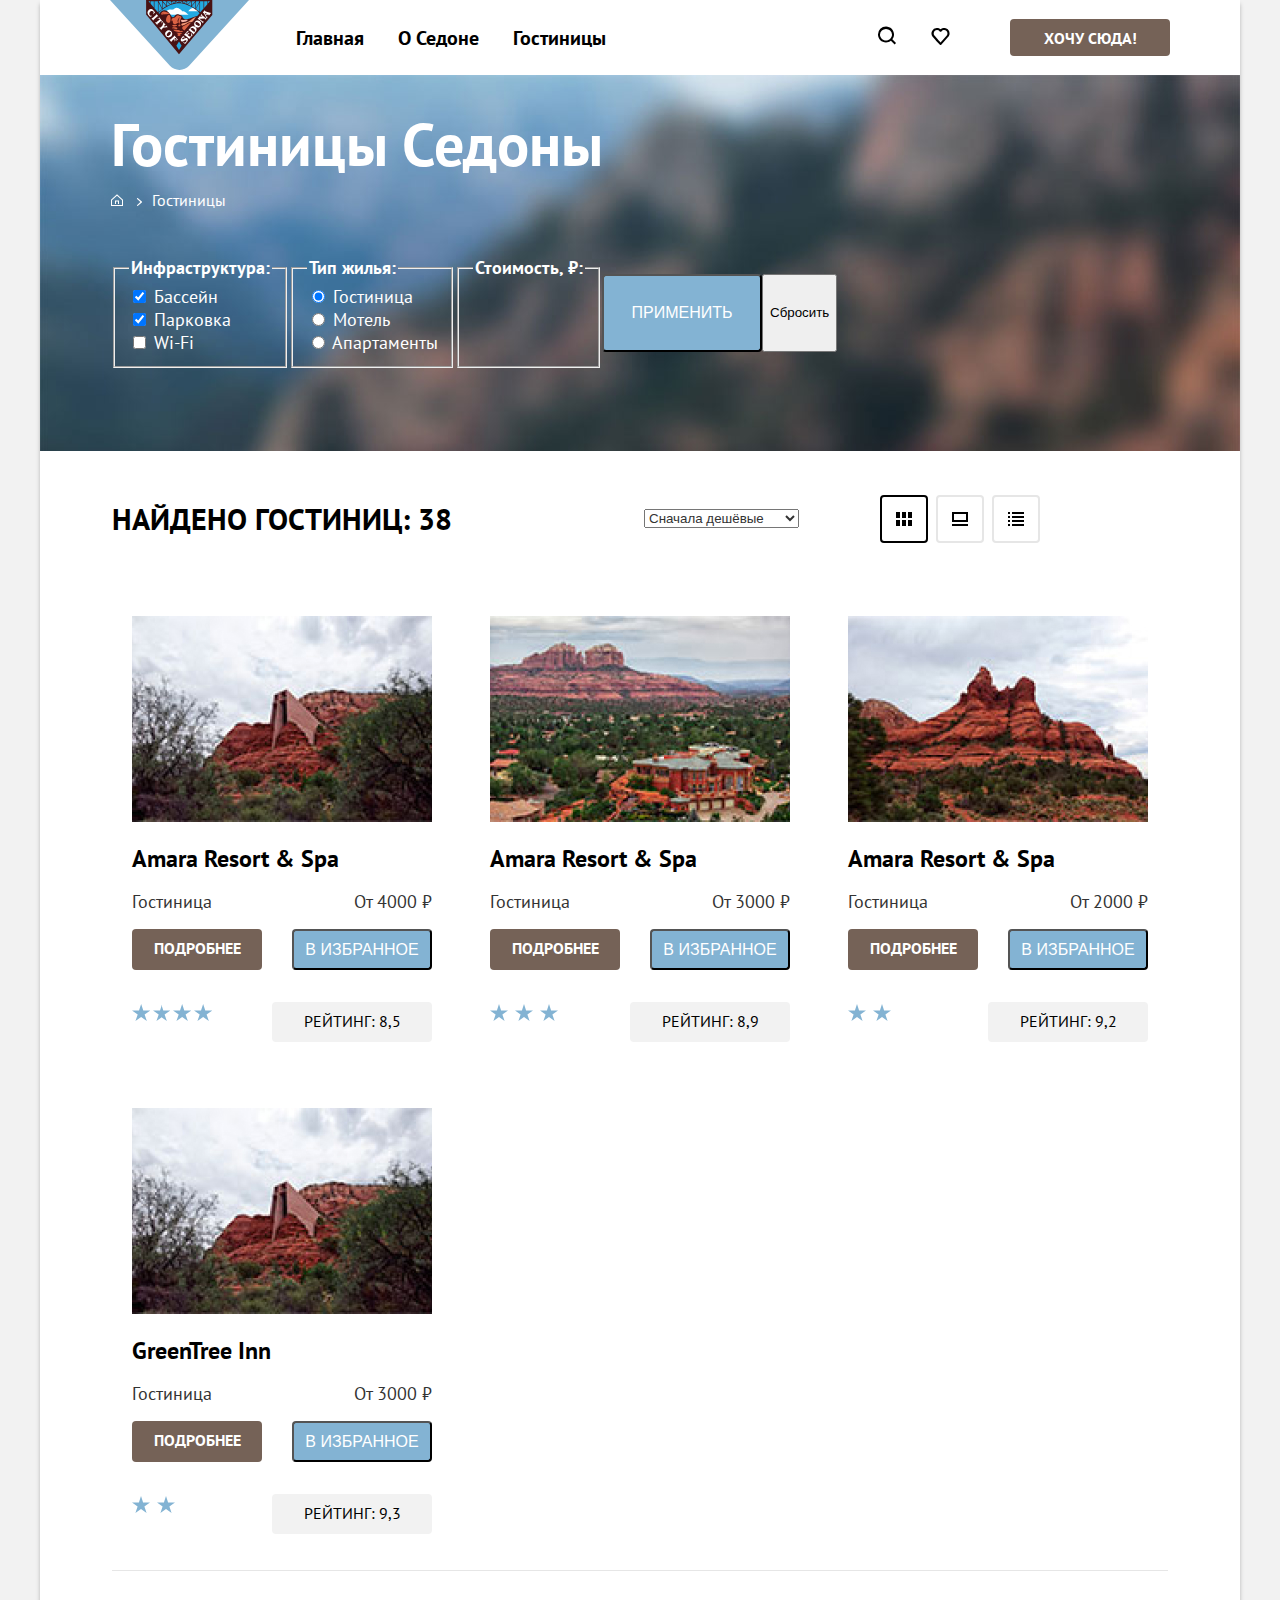
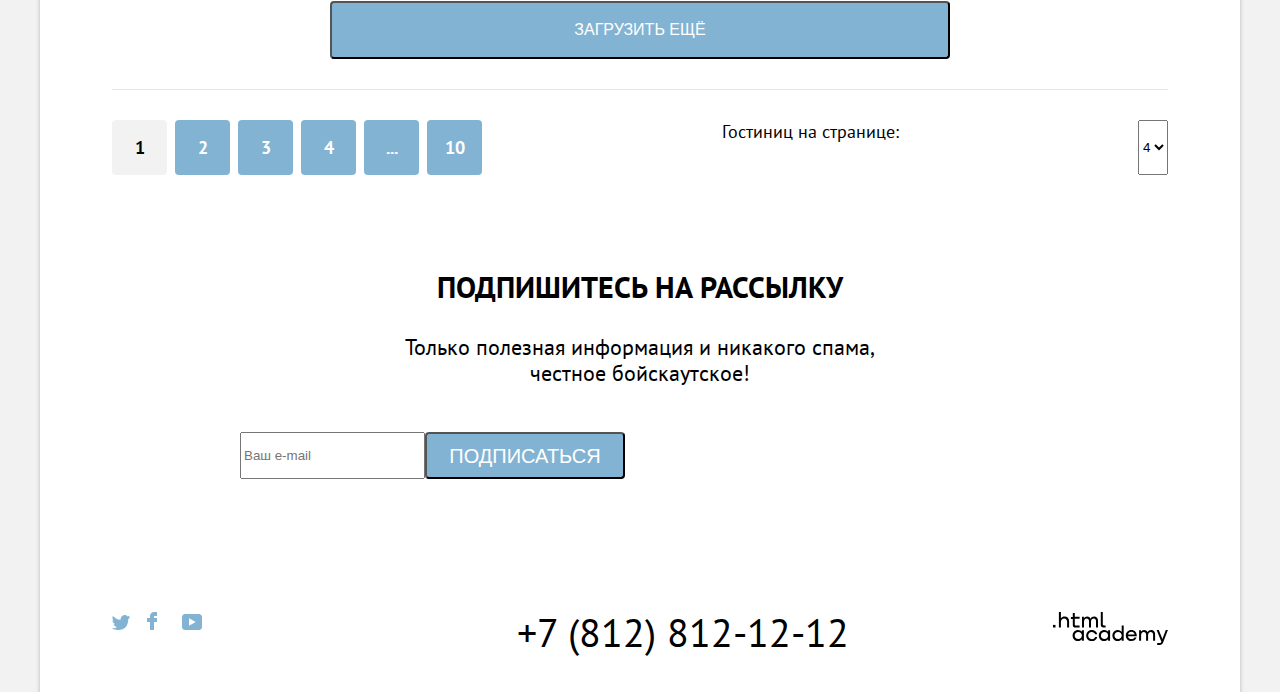
<file: 2/catalog.html>
<!DOCTYPE html>
<html lang="ru">
  <head>
    <meta charset="utf-8">
    <title>Гостиницы Седоны</title>
    <link rel="stylesheet" href="styles/styles.css">
    <base href="https://htmlacademy-htmlcss.github.io/1384625-sedona-33/2/">
</head>
  <body>
    <div class="body-container">
      <header class="page-header">
        <nav class="navigation">
          <a class="header-logo-link">
            <img class="header-logo" src="images/logo/sedona-city.svg" width="139" height="70" alt="Логотип Сайта Седона">
          </a>
          <ul class="navigation-list">
            <li class="navigation-item">
              <a class="navigation-link" href="index.html" >Главная</a>
            </li>
            <li class="navigation-item">
              <a class="navigation-link" href="#">О Седоне</a>
            </li>
            <li class="navigation-item">
              <a class="navigation-link navigation-link-current" >Гостиницы</a>
            </li>
          </ul>
          <ul class="navigation-list navigation-user">
            <li class="navigation-item">
              <a class="navigation-link" href="#">
                <svg class="navigation-icon" aria-hidden="true" focusable="false" width="20" height="19" viewBox="0 0 20 19" fill="none" xmlns="http://www.w3.org/2000/svg"><path d="m19.03 17.05-3.71-3.7c1-1.3 1.7-3 1.7-4.9 0-4.4-3.61-8-8.02-8a8.12 8.12 0 0 0-8.03 8.1c0 4.4 3.61 8 8.03 8 1.8 0 3.5-.6 4.91-1.7l3.71 3.7 1.4-1.5ZM9 14.55c-3.31 0-6.02-2.7-6.02-6a6.03 6.03 0 0 1 12.03 0c0 3.3-2.7 6-6.01 6Z" fill="#000"/></svg>
                <span class="visually-hidden">Поиск</span>
              </a>
            </li>
            <li class="navigation-item">
              <a class="navigation-link" href="#">
                <svg class="navigation-icon" aria-hidden="true" focusable="false" width="19" height="17" viewBox="0 0 19 17" fill="none" xmlns="http://www.w3.org/2000/svg"><path d="M9.44 17c-.3 0-.6-.1-.8-.4-5.41-6.1-6.72-7.5-7.02-7.9A5.4 5.4 0 0 1 6.03 0c1.3 0 2.51.5 3.51 1.3a5.47 5.47 0 0 1 9.03 4.1c0 1.3-.5 2.5-1.3 3.4l-7.02 7.9c-.2.2-.4.3-.8.3ZM3.43 7.5c.3.4 3.5 4 6.11 6.9l6.22-7c.5-.5.7-1.2.7-2 0-1.8-1.5-3.3-3.3-3.3-1 0-2.01.5-2.71 1.3-.3.3-.6.4-.9.4-.3 0-.6-.2-.8-.4a3.7 3.7 0 0 0-2.72-1.3c-1.8 0-3.3 1.5-3.3 3.3-.1.9.3 1.6.7 2.1-.1 0-.1 0 0 0Z" fill="#000"/></svg>
                <span class="visually-hidden">Избранное</span>
              </a>
            </li>
          </ul>
          <a class="button button-link" href="#">Хочу сюда!</a>
        </nav>
      </header>

      <main class="main-inner main-container">
        <header class="inner-header">
          <h1 class="inner-header-title">Гостиницы Седоны</h1>
          <ul class="breadcrumbs">
              <li class="breadcrumbs-item">
                <a class="breadcrumbs-link" href="index.html">
                  <svg aria-hidden="true" focusable="false" width="12" height="12" viewBox="0 0 12 12" fill="none" xmlns="http://www.w3.org/2000/svg"><path d="M6 .3 0 5.8V12h12V5.8L6 .3ZM11 11H1V6.2l5-4.5 5 4.5V11Z" fill="#fff"/><path d="M4 10h1V7.5h2V10h1V6.5H4V10Z" fill="#fff"/></svg>
                  <span class="visually-hidden"> Главная </span>
                </a>
              </li>
              <li class="breadcrumbs-item">
                <a class="breadcrumbs-link">Гостиницы</a>
              </li>

          </ul>
          <section class="filter-form">
              <h2 class="visually-hidden">Фильтр поиска гостиницы</h2>
              <form class="catalog-filter" action="https://echo.htmlacademy.ru/" method="get">
                  <fieldset class="catalog-filter-group">
                      <legend class="catalog-filter-title">Инфраструктура:</legend>
                      <ul class="catalog-filter-list">
                          <li class="catalog-filter-item">
                              <label class="control">
                                  <input class="control-input" type="checkbox" name="Бассейн" checked>
                                  Бассейн
                              </label>
                          </li>
                          <li class="catalog-filter-item">
                              <label class="control">
                                  <input class="control-input" type="checkbox" name="Парковка" checked>
                                  Парковка
                              </label>
                          </li>
                          <li class="catalog-filter-item">
                              <label class="control">
                                  <input class="control-input" type="checkbox" name="Wi-Fi">
                                  Wi-Fi
                              </label>
                          </li>
                      </ul>
                  </fieldset>
                  <fieldset class="catalog-filter-group">
                      <legend class="catalog-filter-title">Тип жилья:</legend>
                      <ul class="catalog-filter-list">
                          <li class="catalog-filter-item">
                              <label class="control">
                                  <input class="control-input" type="radio" name="Гостиница" checked>
                                  Гостиница
                              </label>
                          </li>
                          <li class="catalog-filter-item">
                              <label class="control">
                                  <input class="control-input" type="radio" name="Мотель" >
                                  Мотель
                              </label>
                          </li>
                          <li class="catalog-filter-item">
                              <label class="control">
                                  <input class="control-input" type="radio" name="Апартаменты">
                                  Апартаменты
                              </label>
                          </li>
                      </ul>
                  </fieldset>
                  <fieldset class="catalog-filter-group">
                      <legend class="catalog-filter-title">Стоимость, ₽:</legend>
                  </fieldset>
                  <p class="buttons-container">
                    <button class="button" type="submit">Применить</button>
                    <input type="reset" value="Сбросить">
                  </p>
              </form>
          </section>
        </header>

        <section class="catalog-hotels">
          <div class="sorting-container">
            <h2 class="visually-hidden">Найденные гостиницы</h2>
            <p class="hotels-founded">Найдено гостиниц: <span>38</span></p>
            <select class="select-sorting" aria-label="Сортировка">
              <option value="cheap">Сначала дешёвые</option>
              <option value="expensive">Сначала дорогие</option>
              <option value="popular">Сначала популярные</option>
            </select>
            <a class="button-view button-view-current">
              <svg aria-hidden="true" focusable="false" width="16" height="14" viewBox="0 0 16 14" fill="none" xmlns="http://www.w3.org/2000/svg"><path d="M4 0H0v6h4V0ZM16 0h-4v6h4V0ZM10 0H6v6h4V0ZM4 8H0v6h4V8ZM16 8h-4v6h4V8ZM10 8H6v6h4V8Z" fill="#000"/></svg>
              <span class="visually-hidden">Показать карточки</span>
            </a>
            <a class="button-view" href="#">
              <svg aria-hidden="true" focusable="false" width="16" height="14" viewBox="0 0 16 14" fill="none" xmlns="http://www.w3.org/2000/svg"><path d="M16 12H0v2h16v-2ZM14 2v6H2V2h12Zm2-2H0v10h16V0Z" fill="#000"/></svg>
              <span class="visually-hidden">Показать слайдер</span>
            </a>
            <a class="button-view" href="#">
              <svg aria-hidden="true" focusable="false" width="16" height="14" viewBox="0 0 16 14" fill="none" xmlns="http://www.w3.org/2000/svg"><path d="M2 0H0v2h2V0ZM16 0H4v2h12V0ZM2 4H0v2h2V4ZM16 4H4v2h12V4ZM2 8H0v2h2V8ZM16 8H4v2h12V8ZM2 12H0v2h2v-2ZM16 12H4v2h12v-2Z" fill="#000"/></svg>
              <span class="visually-hidden">Показать список</span>
            </a>
          </div>
          <ul class="hotels-list">
              <li class="hotels-card">
                  <a class="hotel-card-image-link" href="#">
                    <img class="hotel-card-image" src="images/hotels/Amara-Resort-Spa.jpg" width="300" height="206" alt="Гостиница Amara Resort & Spa ">
                  </a>
                  <a class="hotel-card-link">
                    <h3 class="hotel-card-title">Amara Resort & Spa</h3>
                  </a>
                  <div class="info-container">
                    <p class="hotel-card-type">Гостиница</p>
                    <p class="hotel-card-price">От 4000 ₽</p>
                  </div>
                  <div class="buttons-container">
                    <a class="button button-link button-about" href="#">Подробнее</a>
                    <button class="button button-favorite" type="submit">В избранное</button>
                  </div>
                  <div class="rating-container">
                    <p class="stars stars-four">
                      <span class="visually-hidden">Четыре звезды</span>
                    </p>
                    <p class="rating">Рейтинг: 8,5</p>
                  </div>
              </li>
              <li class="hotels-card">
                <a class="hotel-card-image-link" href="#">
                  <img class="hotel-card-image" src="images/hotels/Desert-Quail-Inn.jpg" width="300" height="206" alt="Desert Quail Inn">
                </a>
                <a class="hotel-card-link">
                  <h3 class="hotel-card-title">Amara Resort & Spa</h3>
                </a>
                <div class="info-container">
                  <p class="hotel-card-type">Гостиница</p>
                  <p class="hotel-card-price">От 3000 ₽</p>
                </div>
                <div class="buttons-container">
                  <a class="button button-link button-about" href="#">Подробнее</a>
                  <button class="button button-favorite" type="submit">В избранное</button>
                </div>
                <div class="rating-container">
                  <p class="stars stars-three">
                    <span class="visually-hidden">Три звезды</span>
                  </p>
                  <p class="rating">Рейтинг: 8,9</p>
                </div>
              </li>
              <li class="hotels-card">
                <a class="hotel-card-image-link" href="#">
                  <img class="hotel-card-image" src="images/hotels/Villas-at-Poco-Diablo.jpg" width="300" height="206" alt="Villas at Poco Diablo ">
                </a>
                <a class="hotel-card-link">
                  <h3 class="hotel-card-title">Amara Resort & Spa</h3>
                </a>
                <div class="info-container">
                  <p class="hotel-card-type">Гостиница</p>
                  <p class="hotel-card-price">От 2000 ₽</p>
                </div>
                <div class="buttons-container">
                  <a class="button button-link button-about" href="#">Подробнее</a>
                  <button class="button button-favorite" type="submit">В избранное</button>
                </div>
                <div class="rating-container">
                  <p class="stars stars-two">
                    <span class="visually-hidden">Две звезды</span>
                  </p>
                  <p class="rating">Рейтинг: 9,2</p>
                </div>
              </li>
              <li class="hotels-card">
                <a class="hotel-card-image-link" href="#">
                  <img class="hotel-card-image" src="images/hotels/Amara-Resort-Spa.jpg" width="300" height="206" alt="Гостиница Amara Resort & Spa ">
                </a>
                <a class="hotel-card-link">
                  <h3 class="hotel-card-title">GreenTree Inn</h3>
                </a>
                <div class="info-container">
                  <p class="hotel-card-type">Гостиница</p>
                  <p class="hotel-card-price">От 3000 ₽</p>
                </div>
                <div class="buttons-container">
                  <a class="button button-link button-about" href="#">Подробнее</a>
                  <button class="button button-favorite" type="submit">В избранное</button>
                </div>
                <div class="rating-container">
                  <p class="stars stars-two">
                    <span class="visually-hidden">Две звезды</span>
                  </p>
                  <p class="rating">Рейтинг: 9,3</p>
                </div>
              </li>
          </ul>
          <div class="show-more-container">
            <button class="button button-show-more" type="button">Загрузить ещё</button>
          </div>
          <div class="pagination-container">
              <ul class="pagination">
                  <li class="pagination-item">
                    <a class="pagination-link pagination-current">1</a>
                  </li>
                  <li class="pagination-item">
                    <a class="pagination-link" href="#">2</a>
                  </li>
                  <li class="pagination-item">
                    <a class="pagination-link" href="#">3</a>
                  </li>
                  <li class="pagination-item">
                    <a class="pagination-link" href="#">4</a>
                  </li>
                  <li class="pagination-item">
                    <a class="pagination-link" href="#">...</a>
                  </li>
                  <li class="pagination-item">
                    <a class="pagination-link" href="#">10</a>
                  </li>
              </ul>
              <p class="select-lable">Гостиниц на странице:</p>
              <select class="select-number-display" aria-label="Гостиниц на странице:">
                  <option value="four">4</option>
              </select>
          </div>
        </section>

        <section class="submit submit-inner">
          <h2 class="submit-title title">Подпишитесь на рассылку</h2>
          <p class="subtitle submit-subtitle">Только полезная информация и никакого спама,<br>честное бойскаутское!</p>
          <div class="submit-form-container">
            <form class="submit-form">
              <input type="text" id="appointment-date" name="appointment-date" placeholder="Ваш e-mail">
              <button class="button submit-button" type="submit">Подписаться</button>
            </form>
          </div>
        </section>
      </main>

      <footer class="page-footer">
        <div class="page-footer-container">
          <section class="footer-social">
            <h2 class="visually-hidden">Давайте дружить</h2>
            <ul class="footer-social-list">
              <li class="footer-social-item">
                <a class="button-social button-social-twitter" href="#">
                  <svg width="18" height="15" viewBox="0 0 18 15" fill="none" xmlns="http://www.w3.org/2000/svg"><path d="M11.6.2c1.8-.5 3.2.3 3.8 1.2.7-.2 1.4-.5 2.1-.7 0 .9-.6 1.5-.9 1.8.7.1 1.4-.6 1.4-.6-.2 1-1.1 1.8-1.7 2C16.1 10.7 13 15.1 5.7 15h-.5c-.4 0-4.4-.5-5.2-1.9 2.4.2 4.1-.4 5-1.2-1-.3-2.9-.4-3.2-2.9.4.1.6.2 1.3.1C1.8 8.3.4 7.5.5 5.3c.3.3 1.1.5 1.4.5C1.1 5.6-.2 2.5.9.9c1.9 1.9 4 3.6 7.6 3.8C8.7 2.3 9.7.8 11.6.2Z" fill="#83B3D3"/></svg>
                  <span class="visually-hidden">Твиттер</span>
                </a>
              </li>
              <li class="footer-social-item">
                <a class="button-social button-social-facebook" href="#">
                  <svg width="10" height="18" viewBox="0 0 10 18" fill="none" xmlns="http://www.w3.org/2000/svg"><path d="M7 0C4.8 0 3 1.8 3 4v2H0v4h3v8h4v-8h3V6H7V4h3V0H7Z" fill="#83B3D3"/></svg>
                  <span class="visually-hidden">Фейсбук</span>
                </a>
              </li>
              <li class="footer-social-item">
                <a class="button-social button-social-youtube" href="#">
                  <svg width="20" height="16" viewBox="0 0 20 16" fill="none" xmlns="http://www.w3.org/2000/svg"><path d="M17 0H2.9C1.2 0 0 1.5 0 3.2v9.5C0 14.5 1.2 16 2.9 16h14.3c1.5 0 2.9-1.5 2.9-3.2V3.2C19.9 1.5 18.7 0 17 0ZM7 11.8V4.2L13.7 8 7 11.8Z" fill="#83B3D3"/></svg>
                  <span class="visually-hidden">Ютуб</span>
                </a>
              </li>
            </ul>
          </section>
          <section class="footer-contacts">
            <h2 class="visually-hidden">Контакты</h2>
            <address class="footer-contacts-address">
              <a class="footer-contacts-address-phone" href="tel:+78128121212">+7 (812) 812-12-12</a>
            </address>
          </section>
          <section class="footer-developer">
            <h2 class="visually-hidden">Студия-разработчик</h2>
            <img class="footer-developer-logo" src="images/logo/html-academy.svg" width="115" height="33" alt="Лого студии разработчика">
          </section>
        </div>
      </footer>
    </div>

  </body>
</html>
</file>
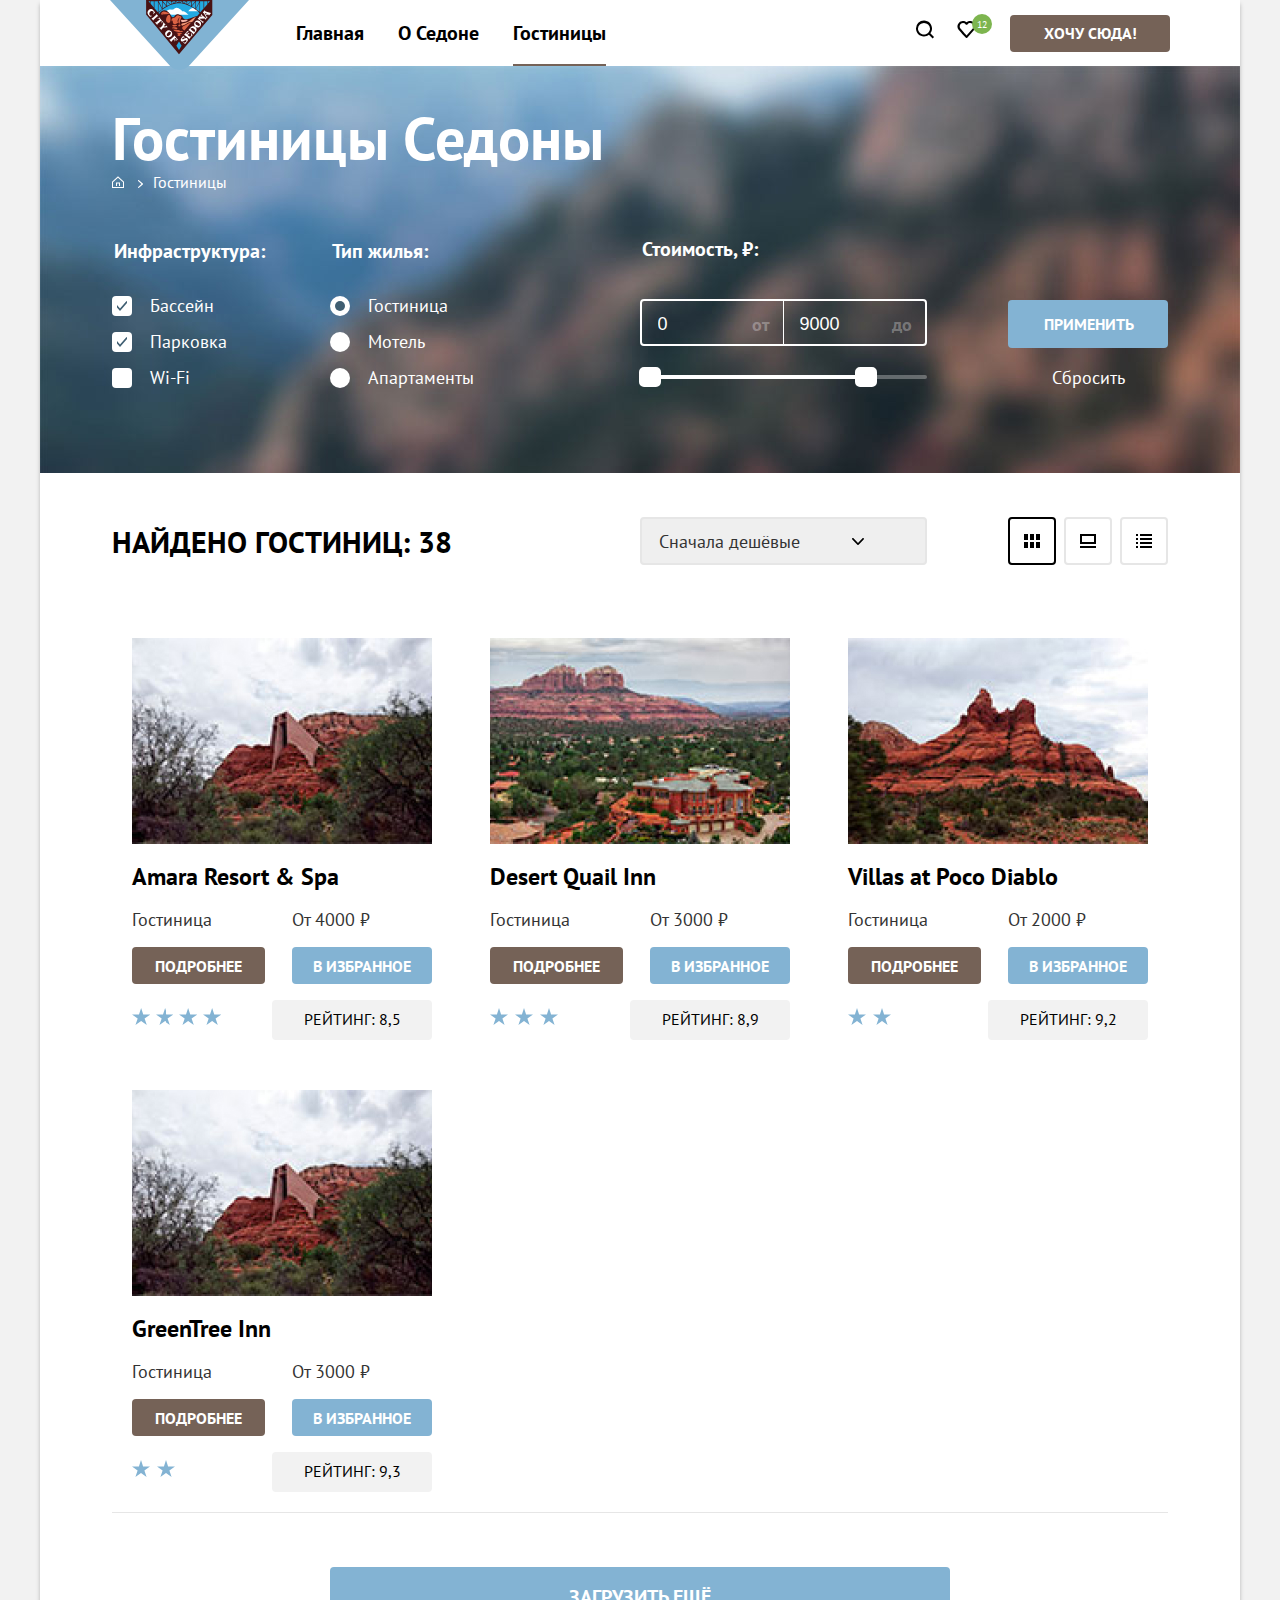
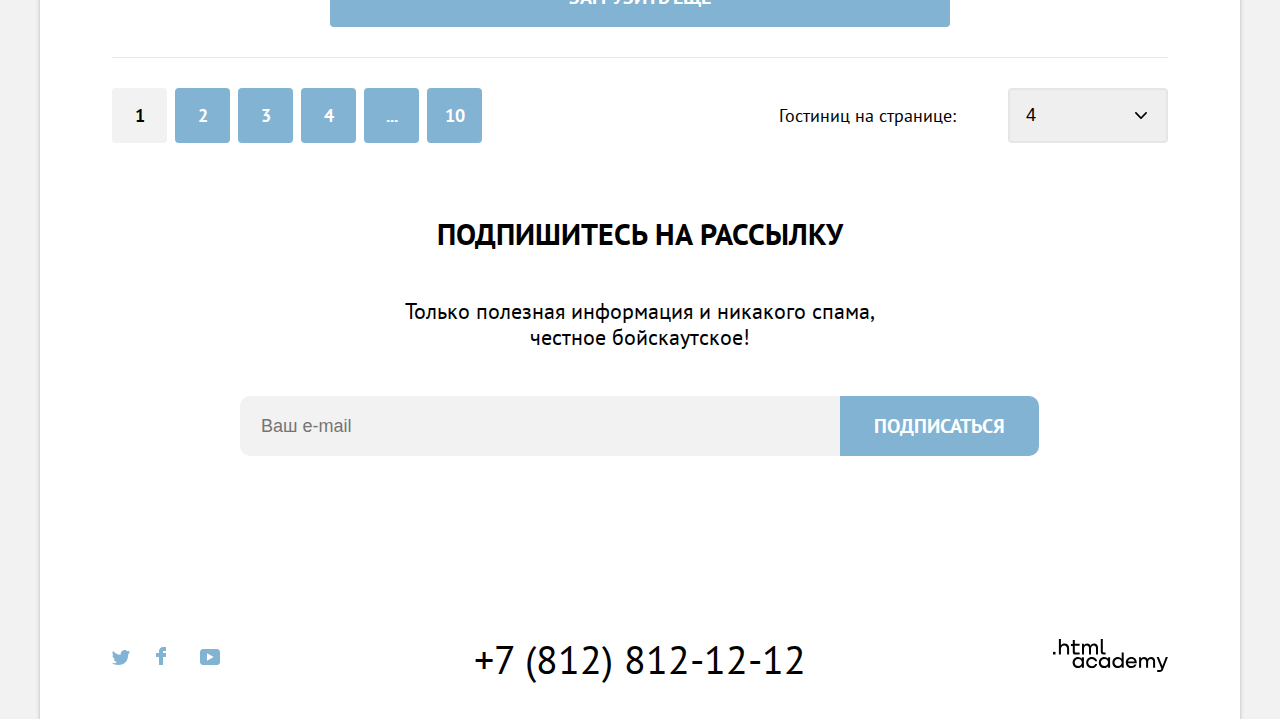
<file: 3/catalog.html>
<!DOCTYPE html>
<html lang="ru">
  <head>
    <meta charset="utf-8">
    <title>Гостиницы Седоны</title>
    <link rel="stylesheet" href="styles/styles.css">
    <base href="https://htmlacademy-htmlcss.github.io/1384625-sedona-33/3/">
</head>
  <body>
    <div class="body-container">
      <header class="page-header">
        <nav class="navigation">
          <a class="header-logo-link" href="index.html">
            <img class="header-logo" src="images/logo/sedona-city.svg" width="139" height="70" alt="Логотип Сайта Седона">
          </a>
          <ul class="navigation-list">
            <li class="navigation-item">
              <a class="navigation-link" href="catalog.html">Главная</a>
            </li>
            <li class="navigation-item">
              <a class="navigation-link" href="#">О Седоне</a>
            </li>
            <li class="navigation-item">
              <a class="navigation-link navigation-link-current">Гостиницы</a>
            </li>
          </ul>
          <ul class="navigation-list navigation-user">
            <li class="navigation-item">
              <a class="navigation-user-link" href="#">
                <svg class="navigation-icon" aria-hidden="true" focusable="false" width="20" height="19" viewBox="0 0 20 19" fill="none" xmlns="http://www.w3.org/2000/svg"><path d="m19.03 17.05-3.71-3.7c1-1.3 1.7-3 1.7-4.9 0-4.4-3.61-8-8.02-8a8.12 8.12 0 0 0-8.03 8.1c0 4.4 3.61 8 8.03 8 1.8 0 3.5-.6 4.91-1.7l3.71 3.7 1.4-1.5ZM9 14.55c-3.31 0-6.02-2.7-6.02-6a6.03 6.03 0 0 1 12.03 0c0 3.3-2.7 6-6.01 6Z" fill="#000"/></svg>
                <span class="visually-hidden">Поиск</span>
              </a>
            </li>
            <li class="navigation-item">
              <a class="navigation-user-link favorite-link" href="#">
                <svg class="navigation-icon" aria-hidden="true" focusable="false" width="19" height="17" viewBox="0 0 19 17" fill="none" xmlns="http://www.w3.org/2000/svg"><path d="M9.44 17c-.3 0-.6-.1-.8-.4-5.41-6.1-6.72-7.5-7.02-7.9A5.4 5.4 0 0 1 6.03 0c1.3 0 2.51.5 3.51 1.3a5.47 5.47 0 0 1 9.03 4.1c0 1.3-.5 2.5-1.3 3.4l-7.02 7.9c-.2.2-.4.3-.8.3ZM3.43 7.5c.3.4 3.5 4 6.11 6.9l6.22-7c.5-.5.7-1.2.7-2 0-1.8-1.5-3.3-3.3-3.3-1 0-2.01.5-2.71 1.3-.3.3-.6.4-.9.4-.3 0-.6-.2-.8-.4a3.7 3.7 0 0 0-2.72-1.3c-1.8 0-3.3 1.5-3.3 3.3-.1.9.3 1.6.7 2.1-.1 0-.1 0 0 0Z" fill="#000"/></svg>
                <span class="visually-hidden">Избранное</span>
                <span class="favorite-count">12</span>
              </a>
            </li>
          </ul>
          <a class="button button-link navigation-button" href="#">Хочу сюда!</a>
        </nav>
      </header>
      <main class="main-inner main-container">
        <header class="inner-header">
          <h1 class="inner-header-title">Гостиницы Седоны</h1>
          <ul class="breadcrumbs">
              <li class="breadcrumbs-item">
                <a class="breadcrumbs-link" href="index.html">
                  <svg aria-hidden="true" focusable="false" width="12" height="12" viewBox="0 0 12 12" fill="none" xmlns="http://www.w3.org/2000/svg"><path d="M6 .3 0 5.8V12h12V5.8L6 .3ZM11 11H1V6.2l5-4.5 5 4.5V11Z" fill="#fff"/><path d="M4 10h1V7.5h2V10h1V6.5H4V10Z" fill="#fff"/></svg>
                  <span class="visually-hidden"> Главная </span>
                </a>
              </li>
              <li class="breadcrumbs-item">
                <a class="breadcrumbs-link">Гостиницы</a>
              </li>

          </ul>
          <section class="filter-form">
              <h2 class="visually-hidden">Фильтр поиска гостиницы</h2>
              <form class="catalog-filter" action="https://echo.htmlacademy.ru/" method="get">
                  <fieldset class="catalog-filter-group catalog-infrastructure">
                      <legend class="catalog-filter-title">Инфраструктура:</legend>
                      <ul class="catalog-filter-list">
                          <li class="catalog-filter-item">
                              <label class="control">
                                  <input class="control-input visually-hidden" type="checkbox" name="Бассейн" checked>
                                  <span class="control-mark "></span>
                                  <span class="control-label">Бассейн</span>
                              </label>
                          </li>
                          <li class="catalog-filter-item">
                              <label class="control">
                                  <input class="control-input visually-hidden" type="checkbox" name="Парковка" checked>
                                  <span class="control-mark "></span>
                                  <span class="control-label">Парковка</span>
                              </label>
                          </li>
                          <li class="catalog-filter-item">
                              <label class="control">
                                  <input class="control-input visually-hidden" type="checkbox" name="Wi-Fi">
                                  <span class="control-mark"></span>
                                  <span class="control-label">Wi-Fi</span>
                              </label>
                          </li>
                      </ul>
                  </fieldset>
                  <fieldset class="catalog-filter-group catalog-type">
                      <legend class="catalog-filter-title">Тип жилья:</legend>
                      <ul class="catalog-filter-list">
                          <li class="catalog-filter-item">
                              <label class="control">
                                  <input class="control-input visually-hidden" type="radio" name="control-input" checked>
                                  <span class="control-mark"></span>
                                  <span class="control-label">Гостиница</span>

                              </label>
                          </li>
                          <li class="catalog-filter-item">
                              <label class="control">
                                  <input class="control-input visually-hidden" type="radio" name="control-input" >
                                  <span class="control-mark "></span>
                                  <span class="control-label">Мотель</span>

                              </label>
                          </li>
                          <li class="catalog-filter-item">
                              <label class="control">
                                  <input class="control-input visually-hidden" type="radio" name="control-input">
                                  <span class="control-mark"></span>
                                  <span class="control-label">Апартаменты</span>

                              </label>
                          </li>
                      </ul>
                  </fieldset>
                  <fieldset class="catalog-filter-group catalog-price">
                      <legend class="catalog-filter-title-price">Стоимость, ₽:</legend>
                      <div class="range">
                        <div class="range-wrapper-inputs">
                          <label class="catalog-filter-label">
                            <input class="range-input" type="number" value="0" name="min-price">
                            <span class="label">от</span>
                          </label>
                          <label class="catalog-filter-label">
                            <input class="range-input" type="number" value="9000" name="max-price">
                            <span class="label">до</span>
                          </label>
                        </div>
                        <div class="range-scale">
                          <div class="range-bar" style="left: 0px; width: 227px">
                            <button class="range-toggle toggle-min">
                              <span class="visually-hidden">Изменить минимальную цену.</span>
                            </button>
                            <button class="range-toggle toggle-max">
                              <span class="visually-hidden">Изменить максимальную цену.</span>
                            </button>
                          </div>
                        </div>
                      </div>
                  </fieldset>
                  <p class="catalog-buttons-container">
                    <button class="button button-apply" type="submit">Применить</button>
                    <button class="reset-button " type="reset" value="Сбросить">Сбросить</button>
                  </p>
              </form>
          </section>
        </header>

        <section class="catalog-hotels">
          <div class="sorting-container">
            <h2 class="visually-hidden">Найденные гостиницы</h2>
            <p class="hotels-founded">Найдено гостиниц: <span>38</span>
            </p>
            <select class="select-sorting" aria-label="Сортировка">
              <option value="cheap">Сначала дешёвые</option>
              <option value="expensive">Сначала дорогие</option>
              <option value="popular">Сначала популярные</option>
            </select>
            <a class="button-view button-view-current">
              <svg aria-hidden="true" focusable="false" width="16" height="14" viewBox="0 0 16 14" fill="none" xmlns="http://www.w3.org/2000/svg"><path d="M4 0H0v6h4V0ZM16 0h-4v6h4V0ZM10 0H6v6h4V0ZM4 8H0v6h4V8ZM16 8h-4v6h4V8ZM10 8H6v6h4V8Z" fill="#000"/></svg>
              <span class="visually-hidden">Показать карточки</span>
            </a>
            <a class="button-view" href="#">
              <svg aria-hidden="true" focusable="false" width="16" height="14" viewBox="0 0 16 14" fill="none" xmlns="http://www.w3.org/2000/svg"><path d="M16 12H0v2h16v-2ZM14 2v6H2V2h12Zm2-2H0v10h16V0Z" fill="#000"/></svg>
              <span class="visually-hidden">Показать слайдер</span>
            </a>
            <a class="button-view" href="#">
              <svg aria-hidden="true" focusable="false" width="16" height="14" viewBox="0 0 16 14" fill="none" xmlns="http://www.w3.org/2000/svg"><path d="M2 0H0v2h2V0ZM16 0H4v2h12V0ZM2 4H0v2h2V4ZM16 4H4v2h12V4ZM2 8H0v2h2V8ZM16 8H4v2h12V8ZM2 12H0v2h2v-2ZM16 12H4v2h12v-2Z" fill="#000"/></svg>
              <span class="visually-hidden">Показать список</span>
            </a>
          </div>
          <ul class="hotels-list">
              <li class="hotels-card">
                  <a class="hotel-card-image-link" href="#">
                    <img class="hotel-card-image" src="images/hotels/Amara-Resort-Spa.jpg" width="300" height="206" alt="Гостиница Amara Resort & Spa ">
                  </a>
                  <a class="hotel-card-link">
                    <h3 class="hotel-card-title">Amara Resort & Spa</h3>
                  </a>
                  <div class="info-container">
                    <p class="hotel-card-type">Гостиница</p>
                    <p class="hotel-card-price">От 4000 ₽</p>
                  </div>
                  <div class="buttons-container">
                    <a class="button button-link button-about" href="#">Подробнее</a>
                    <button class="button button-favorite" type="submit">В избранное</button>
                  </div>
                  <div class="rating-container">
                    <p class="stars stars-four">
                      <span class="visually-hidden">Четыре звезды</span>
                    </p>
                    <p class="rating">Рейтинг: 8,5</p>
                  </div>
              </li>
              <li class="hotels-card">
                <a class="hotel-card-image-link" href="#">
                  <img class="hotel-card-image" src="images/hotels/Desert-Quail-Inn.jpg" width="300" height="206" alt="Desert Quail Inn">
                </a>
                <a class="hotel-card-link">
                  <h3 class="hotel-card-title">Desert Quail Inn</h3>
                </a>
                <div class="info-container">
                  <p class="hotel-card-type">Гостиница</p>
                  <p class="hotel-card-price">От 3000 ₽</p>
                </div>
                <div class="buttons-container">
                  <a class="button button-link button-about" href="#">Подробнее</a>
                  <button class="button button-favorite" type="submit">В избранное</button>
                </div>
                <div class="rating-container">
                  <p class="stars stars-three">
                    <span class="visually-hidden">Три звезды</span>
                  </p>
                  <p class="rating">Рейтинг: 8,9</p>
                </div>
              </li>
              <li class="hotels-card">
                <a class="hotel-card-image-link" href="#">
                  <img class="hotel-card-image" src="images/hotels/Villas-at-Poco-Diablo.jpg" width="300" height="206" alt="Villas at Poco Diablo ">
                </a>
                <a class="hotel-card-link">
                  <h3 class="hotel-card-title">Villas at Poco Diablo</h3>
                </a>
                <div class="info-container">
                  <p class="hotel-card-type">Гостиница</p>
                  <p class="hotel-card-price">От 2000 ₽</p>
                </div>
                <div class="buttons-container">
                  <a class="button button-link button-about" href="#">Подробнее</a>
                  <button class="button button-favorite" type="submit">В избранное</button>
                </div>
                <div class="rating-container">
                  <p class="stars stars-two">
                    <span class="visually-hidden">Две звезды</span>
                  </p>
                  <p class="rating">Рейтинг: 9,2</p>
                </div>
              </li>
              <li class="hotels-card">
                <a class="hotel-card-image-link" href="#">
                  <img class="hotel-card-image" src="images/hotels/Amara-Resort-Spa.jpg" width="300" height="206" alt="Гостиница Amara Resort & Spa ">
                </a>
                <a class="hotel-card-link">
                  <h3 class="hotel-card-title">GreenTree Inn</h3>
                </a>
                <div class="info-container">
                  <p class="hotel-card-type">Гостиница</p>
                  <p class="hotel-card-price">От 3000 ₽</p>
                </div>
                <div class="buttons-container">
                  <a class="button button-link button-about" href="#">Подробнее</a>
                  <button class="button button-favorite" type="submit">В избранное</button>
                </div>
                <div class="rating-container">
                  <p class="stars stars-two">
                    <span class="visually-hidden">Две звезды</span>
                  </p>
                  <p class="rating">Рейтинг: 9,3</p>
                </div>
              </li>
          </ul>
          <div class="show-more-container">
            <button class="button button-show-more" type="button">Загрузить ещё</button>
          </div>
          <div class="pagination-container">
              <ul class="pagination">
                  <li class="pagination-item">
                    <a class="pagination-link pagination-current">1</a>
                  </li>
                  <li class="pagination-item">
                    <a class="pagination-link" href="#">2</a>
                  </li>
                  <li class="pagination-item">
                    <a class="pagination-link" href="#">3</a>
                  </li>
                  <li class="pagination-item">
                    <a class="pagination-link" href="#">4</a>
                  </li>
                  <li class="pagination-item">
                    <a class="pagination-link" href="#">...</a>
                  </li>
                  <li class="pagination-item">
                    <a class="pagination-link" href="#">10</a>
                  </li>
              </ul>
              <p class="select-lable">Гостиниц на странице:</p>
              <select class="select-number-display" aria-label="Гостиниц на странице:">
                  <option value="four">4</option>
              </select>
          </div>
        </section>

        <section class="submit submit-inner">
          <h2 class="submit-title title">Подпишитесь на рассылку</h2>
          <p class="subtitle submit-subtitle">Только полезная информация и никакого спама,<br>честное бойскаутское!</p>
          <div class="submit-form-container">
            <form class="submit-form">
              <label class="submit-form-label"><span class="visually-hidden">Ваш e-mail</span>
                <input class="field submit-field" type="text" id="appointment-date" name="appointment-date" placeholder="Ваш e-mail">
              </label>
              <button class="button submit-button" type="submit">Подписаться</button>
            </form>
          </div>
        </section>
      </main>

      <footer class="page-footer">
        <div class="page-footer-container">
          <section class="footer-social">
            <h2 class="visually-hidden">Давайте дружить</h2>
            <ul class="footer-social-list">
              <li class="footer-social-item">
                <a class="button-social button-social-twitter" href="#">
                  <svg width="18" height="15" viewBox="0 0 18 15" fill="none" xmlns="http://www.w3.org/2000/svg"><path d="M11.6.2c1.8-.5 3.2.3 3.8 1.2.7-.2 1.4-.5 2.1-.7 0 .9-.6 1.5-.9 1.8.7.1 1.4-.6 1.4-.6-.2 1-1.1 1.8-1.7 2C16.1 10.7 13 15.1 5.7 15h-.5c-.4 0-4.4-.5-5.2-1.9 2.4.2 4.1-.4 5-1.2-1-.3-2.9-.4-3.2-2.9.4.1.6.2 1.3.1C1.8 8.3.4 7.5.5 5.3c.3.3 1.1.5 1.4.5C1.1 5.6-.2 2.5.9.9c1.9 1.9 4 3.6 7.6 3.8C8.7 2.3 9.7.8 11.6.2Z" fill="#83B3D3"/></svg>
                  <span class="visually-hidden">Твиттер</span>
                </a>
              </li>
              <li class="footer-social-item">
                <a class="button-social button-social-facebook" href="#">
                  <svg width="10" height="18" viewBox="0 0 10 18" fill="none" xmlns="http://www.w3.org/2000/svg"><path d="M7 0C4.8 0 3 1.8 3 4v2H0v4h3v8h4v-8h3V6H7V4h3V0H7Z" fill="#83B3D3"/></svg>
                  <span class="visually-hidden">Фейсбук</span>
                </a>
              </li>
              <li class="footer-social-item">
                <a class="button-social button-social-youtube" href="#">
                  <svg width="20" height="16" viewBox="0 0 20 16" fill="none" xmlns="http://www.w3.org/2000/svg"><path d="M17 0H2.9C1.2 0 0 1.5 0 3.2v9.5C0 14.5 1.2 16 2.9 16h14.3c1.5 0 2.9-1.5 2.9-3.2V3.2C19.9 1.5 18.7 0 17 0ZM7 11.8V4.2L13.7 8 7 11.8Z" fill="#83B3D3"/></svg>
                  <span class="visually-hidden">Ютуб</span>
                </a>
              </li>
            </ul>
          </section>
          <section class="footer-contacts">
            <h2 class="visually-hidden">Контакты</h2>
            <address class="footer-contacts-address">
              <a class="footer-contacts-address-phone" href="tel:+78128121212">+7 (812) 812-12-12</a>
            </address>
          </section>
          <section class="footer-developer">
            <h2 class="visually-hidden">Студия-разработчик</h2>
            <img class="footer-developer-logo" src="images/logo/html-academy.svg" width="115" height="33" alt="Лого студии разработчика">
          </section>
        </div>
      </footer>
    </div>

  </body>
</html>
</file>
<file: styles/styles.css>
@font-face {
  font-family: "PT Sans";
  font-style: normal;
  font-weight: 400;
  src: url("../fonts/ptsans-400.woff2") format("woff2");
  font-display: swap;
}

  @font-face {
  font-family: "PT Sans";
  font-style: normal;
  font-weight: 700;
  src: url("../fonts/ptsans-700.woff2") format("woff2");
  font-display: swap;
}
html {
  height: 100%;
  }
body {
  margin: 0;
  display: flex;
  flex-direction: column;
  min-height: 100%;
  font-family: "PT Sans", sans-serif;
  font-weight: 700;
  font-size: 18px;
  line-height: 23px;
  color:#000000;
  background-color: #ffffff;
  background-color: #f2f2f2;
}
.body-container {
  width: 1200px;
  margin: 0 auto;
  box-shadow: 0px 4px 4px rgba(0, 0, 0, 0.25);
  background-color: #ffffff;
}

/*button*/
.button{
  font-family: "PT Sans", sans-serif;
  box-sizing: border-box;
  display: inline-block;
  font-size: 16px;
  line-height: 20px;
  text-align: center;
  text-decoration: none;
  text-transform: uppercase;
  color: #ffffff;
  background-color: #83B3D3;
  display: block;
  border-radius: 4px;
  border-style: none;
  width: 160px;
  padding: 8.5px;
  cursor: pointer;
  font-weight: 700;
}
.button:hover {
  background-color:#68A2CA;
}
.button:focus{
  box-shadow: inset 0 0 0 3px  #756257;
  outline: none;
}
.button:active{
  color:rgba(255, 255, 255, 0.3);
  box-shadow: none;
}
.button-link {
  background-color: #756257;
}
.button-link:hover{
  background-color: #615048;
}
.button-link:focus {
  box-shadow: inset 0 0 0 3px  #83B3D3;
  outline: none;
}
.button-link:active  {
  box-shadow: none;
  color: rgba(255, 255, 255, 0.3);
}
.search-button-link {
  font-size: 20px;
  line-height: 36px;
  width: 575px;
  margin:0 auto;
  padding-top: 13px;
  padding-bottom: 13px;
  border-radius:10px
}
.button-pressed {
  background-color: #7DB54F;
  width: 140px;
}
.button-pressed:hover {
  background-color: #6C9E42;
}
.button-pressed:focus {
  background-color: #6C9E42;
  box-shadow: inset 0 0 0 3px  #756257;
  outline: none;
}
.button-pressed:active {
  box-shadow: none;
  color: rgba(255, 255, 255, 0.3);
}
.button-favorite {
  width: 140px;
}
.button-about {
  width: 133px;
}
.submit-button {
  font-size: 20px;
  line-height: 26px;
  border-radius: 0 10px 10px 0;
  font-family: "PT Sans", sans-serif;
  padding: 0 34px;
  width: auto;
}

.button-view {
  width: 48px;
  height: 48px;
  border-radius: 4px;
  border: 2px solid #E6E6E6;
  box-sizing: border-box;
  display: flex;
  align-items: center;
  justify-content: center;
}
.button-view+.button-view {
  margin-left: 8px;
}
.button-view-current {
  border: 2px solid #000000;
}
.reset-button {
  font-family: "PT Sans", sans-serif;
  font-size: 18px;
  line-height: 23px;
  font-weight: 400;
  border: none;
}
.button-apply {
  display: block;
  box-sizing: border-box;
  padding: 14px 36px;
  margin-top: 44px;
  margin-bottom: 17px;
  font-family: "PT Sans", sans-serif;
  border-radius: 4px;
}
.button-apply:focus {
  box-shadow: inset 0 0 0 3px  #ffffff;
  background-color: #68A2CA;
  outline: none;
}
.button-apply:active {
  box-shadow: none;
  color: rgba(255, 255, 255, 0.3);
}

/*header*/
.navigation{
  display: flex;
  width: 1060px;
  margin: 0 auto;

}
.navigation-list{
  margin: 0;
  padding: 0;
  list-style: none;
  width: 450px;
  display: flex;
  flex-wrap:wrap;
}
.navigation-user{
  width: 86px;
  margin-left: auto;
  margin-right: 20px;
}
.navigation-link {
  display:block;
  padding:20px 17px;
  font-size: 20px;
  line-height: 26px;
  text-align: center;
  text-decoration: none;
  color: #000000;
  cursor: pointer;
}
.navigation-link:hover{
  color:#756257;
}
.navigation-link:active{
  color: rgba(117, 98, 87, 0.3);
}
.favorite-link {
  position: relative;
}
.favorite-count {
  position: absolute;
  display: flex;
  justify-content: center;
  align-items: center;
  background-color:#7DB54F;
  width:20px;
  height:20px;
  background-repeat: no-repeat;
  background-position: center;
  border-radius: 50%;
  color:#FFFFFF;
  font-size: 10px;
  line-height: 13px;
  font-weight: 400;
  top:14px;
  right:-5px;
}
.navigation-button {
  align-self: center;
  padding-top:8.5px;
  padding-bottom: 8.5px;

}
.navigation-user-link {
  padding:20px 11px;
  display: block;
  cursor: pointer;
}
.navigation-user-link .navigation-icon {
  fill:#000000;
}
.navigation-user-link:hover .navigation-icon{
  fill:#756257;
}
.navigation-user-link:active .navigation-icon{
  fill:#756257;
  opacity:0.3;
}
.navigation-user .navigation-link {
  min-height: 18px;
  min-height: 18px;
}
.header-logo-link{
  width: 139px;
  margin-right: 30px;
  margin-bottom: -5px;
}
.header-logo {
  display: block;

}
/*main index*/
.main-index{
  background-color: #ffffff;
  color:#000000;
}
.main-container{
  flex-grow: 1;
}
.main-top-container{
  background-image: url(../images/sedona-background.jpg);
  background-color: #68A2CA;
  padding-top: 51px;
  padding-bottom: 82px;
  background-size: 100%;
  background-repeat: no-repeat;
}
.main-index-logo{
  display: block;
  margin: 0 auto;
}

/*article*/
.advantages {
  color:#000000;
  background-color: #ffffff;
  padding-top: 63px;
}
.title {
  font-size: 30px;
  line-height: 36px;
  text-align: center;
  text-transform: uppercase;
  margin:0;

}
.article-title {
  margin-bottom: 35px;
}
.subtitle {
  font-weight: 400;
  font-size: 22px;
  line-height: 26px;
  text-align: center;
  margin:0;
}
.advantages .subtitle {
  margin-bottom: 85px;
}
.advantages-container{
  display: flex;
  width: 1200px;

}
.advantages-list{
  list-style: none;
  margin:0;
  padding:0;
  display: flex;
  width: 1200px;
}
.advantages-title {
  font-size: 24px;
  line-height: 28px;
  text-transform: uppercase;
  margin: 0;
  margin-bottom: 30px;
}
.advantages-image{
  display: block;
}
.advantages-description {
  font-weight: 400;
  font-size: 18px;
  line-height: 21px;
  margin: 0 auto;
  width: 250px;
}
.hotel-search-subtitle{
  margin: 0 auto;
  width: 720px;
  font-size: 22px;
  line-height: 26px;
  margin-bottom:56px
}
.advantages-subtitle{
  margin-bottom: 18px;
}
.advantages-number {
  font-weight: 400;
  font-size: 18px;
  line-height: 21px;
  margin: 0;
  margin-bottom: 30px;
}
.advantages-card {
  width:400px;
  height: 384px;
  text-align: center;
  background-color:#83B3D3;
  box-sizing: border-box;
}
.advantages-list-1 .advantages-card {
  padding-top: 184px;
}
.advantages-list-2 .advantages-card {
  padding-top: 98px;
}
.advantages-1,
.advantages-2 {
  color:#ffffff;
  padding-top: 97px;
}
.advantages-1 .advantages-description {
  width: 220px;
}
.advantages-house,
.advantages-gifts,
.advantages-3,
.advantages-5 {
  background: rgba(131, 179, 211, 0.12);
  color:#000000;
}
.advantages-4 {
  background: rgba(131, 179, 211, 0.20);
  color:#000000;
}
.advantages-food {
  background-color: #FFFFFF;
  color:#000000;
}
.advantages-house{
  background-image: url('../images/icons/house.svg');
  background-repeat: no-repeat;
  background-position: 50% 89px;
}
.advantages-food{
  background-image: url('../images/icons/food.svg');
  background-repeat: no-repeat;
  background-position: 50% 90px;
}
.advantages-gifts{
  background-image: url('../images/icons/gifts.svg');
  background-repeat: no-repeat;
  background-position: 50% 86px;
}

/*section hotel-search*/
.hotel-search {
  text-align: center;
  padding-top:91px ;
  padding-bottom: 70px;
  margin-bottom: 22px;
}
.hotel-search-title {
  margin-bottom:27px ;
}



/*section submit*/
.submit{
  background-size: 100% auto;
  background-repeat: no-repeat;
  text-align: center;
  margin: 0 auto;
  padding-top: 94px;
  padding-bottom: 95px ;
}
.submit-index{
  background-image: url(../images/Submit-background.jpg);
  color:#ffffff;
  background-color: #83B3D3;
}
.submit-inner{
  color:#000000;
  background-color: #ffffff;
  padding-bottom: 143px;
}
.field {
  width: 600px;
  font-size:18px;
  line-height: 26px;
  font-weight: 400;
  padding:15px 22px;
  background: #F2F2F2;
  border-radius: 10px 0px 0px 10px;
  border-style: none;
}
.submit-field{
  box-sizing: border-box;
  padding: 17px 21px;
}
.submit-field:hover {
  background-color: #E6E6E6;
}
.submit-field:focus {
  background-color: #E6E6E6;
  box-shadow: inset 0 0 0 3px  #83B3D3;
  outline: none;
}
.submit-title {
  margin-bottom: 31px;
}
.submit-inner .submit-title {
  margin-bottom: 46px;
}
.submit-subtitle {
  margin-bottom: 46px;
}
.submit-form-container{
  width: 800px;
  margin: 0 auto;
  margin-bottom: -2px;
}
.submit-form {
  display: flex;

}
/*footer*/
.page-footer {
  padding-top: 40px;
  padding-bottom: 40px;
}
.page-footer-container {
  display: flex;
  width: 1200px;
  margin: 0 auto;
}
.footer-contacts {
  width: 720px;
  margin: 0 auto;
  text-align: center;
}
.footer-contacts-address-phone{
  font-weight: 400;
  font-size: 40px;
  line-height: 40px;
  font-style: normal;
  color: #000000;
  text-decoration: none;
  padding: 15px;
  border-radius: 10px;
}
.footer-contacts-address-phone:hover{
  color:#756257;
}
.footer-contacts-address-phone:focus{
  color:#756257;
  box-shadow: inset 0 0 0 3px  #83B3D3;
  outline: none;
}
.footer-contacts-address-phone:active{
  color:rgba(117,98,87,0.3);
  box-shadow: none;
}

.footer-social{
  width: 115px;
  margin-left: 72px;
  display: flex;
}
.footer-social-list{
  list-style: none;
  display: flex;
  align-items: center;
  flex-wrap: wrap;
  margin:0;
  padding:0;
  margin-top: -23px;
  margin-left:-11px;

}
.footer-social-item {
  width: 25px;
  height: 25px;
  margin-right: 19px;
}
.footer-social-item:nth-child(3n) {
  margin-right: 0;
}
.footer-developer{
  width: 115px;
  margin-right: 72px;
  display: flex;
  justify-content: center;
  align-items: center;
}
.developer-link{
  cursor: pointer;
  text-decoration: none;
  width: 160px;
  padding: 18px 22px;
  margin:-18px;
  border-radius: 10px;
}
.footer-developer-logo{
  fill: #000000;
}
.footer-developer-logo:hover {
  fill:#756257;
}
.developer-link:focus .footer-developer-logo {
  fill:#756257;

}
.developer-link:focus {
  box-shadow: inset 0 0 0 3px  #83B3D3;
  outline: none;

}
.developer-link:active{
  box-shadow: none;
  opacity: 0.3;
}

.button-social{
  display: flex;
  justify-content: center;
  align-items: center;
  width: 40px;
  height: 40px;
  background-color: #ffffff;
  background-repeat: no-repeat;
  background-position: center;
  background-size: 16px 16px;
  border-radius: 10px;
}
.button-social .social-icon {
  fill:#83B3D3;
}
.button-social:hover .social-icon {
  fill:#68A2CA;
}
.button-social:focus {
  box-shadow: inset 0 0 0 3px  #83B3D3;
  outline: none;
}
.button-social:focus .social-icon {
  fill:#68A2CA;
}
.button-social:active {
  box-shadow: none;
  opacity: 0.3;
}


/*main-inner*/

.inner-header {
  background-image: url(../images/hotels-background.jpg);
  background-color: #83B3D3;
  color:#ffffff;
  background-size: 100% auto;
  background-repeat: no-repeat;
  padding: 33px 72px 65px 72px;
  margin-bottom: 44px;
}
.inner-header-title {
  font-size: 60px;
  line-height: 78px;
  margin: 0;
  margin-bottom: -7px;
}
.catalog-filter{
  display: flex;
}
.breadcrumbs {
  display: flex;

  list-style: none;
  margin: 0;
  padding: 0;
  margin-bottom: 45px;
}
.breadcrumbs-link {
  font-weight: 400;
  font-size: 16px;
  line-height: 21px;
  color:#FFFFFF;
  text-decoration: none;
  cursor: pointer;
}
.breadcrumbs-link-current {
  cursor: none;
}
.breadcrumbs-link:hover{
  opacity: 0.6;
}
.breadcrumbs-link:focus{
  opacity: 0.6;
  box-shadow: inset 0 0 0 3px  #83B3D3;
  outline: none;
}
.breadcrumbs-link:active{
  opacity: 0.3;
  box-shadow: none;
}
.breadcrumbs-item:not(:last-child)::after{
  content: "";
  display: inline-block;
  width: 5px;
  height: 8px;
  background: url("../images/icons/breadcrumbs-arrow.svg");
  background-repeat: no-repeat;
  background-position: center;
  margin: 0 10px;
}

.control {
  position: relative;
  display: block;
  padding-left: 38px;
}

.control-mark {
  position: absolute;
  top: 2px;
  left: 0;
  width: 20px;
  height: 20px;
  background-color: #ffffff;
  border-radius: 4px;
  cursor: pointer;
}
.control-input[type="checkbox"]+.control-mark:hover {
  opacity: 0.6;
}
.control-mark:focus{
  box-shadow: inset 0 0 0 3px  #83B3D3;
  outline: none;
  opacity: 0.6;
}
.control-mark:active{
  box-shadow: none;
  opacity:0.3;
}

.control-input[type="checkbox"]:checked + .control-mark::before {
  content: "";
  position: absolute;
  top: 5px;
  left: 5px;
  width: 10px;
  height: 10px;
  background-image: url(../images/icons/checked.svg);
  background-position: center;
  background-repeat: no-repeat;
}
.control-input[type="radio"] + .control-mark {
  border-radius: 50%;
}
.control-input[type="radio"]:checked + .control-mark::before {
  position: absolute;
  top: 5px;
  left: 5px;
  width: 10px;
  height: 10px;
  background-color: #3F5E72;
  border-radius: 50%;
  content: "";
}
.tooltip-toggle{
  display:block;
  color: #FFFFFF;
  background-color: #83B3D3;
  background-image: url("../images/icons/info-icon.svg");
  background-position: center;
  background-repeat: no-repeat;
  border-radius: 50%;
  width: 25px;
  height: 25px;
  border: none;
}
.tooltip-toggle:hover{
  background-color: #68A2CA;
}
.tooltip-text {
  box-sizing: border-box;
  position: absolute;
  background-color: #333333;
  color: #ffffff;
  font-size: 16px;
  line-height: 20px;
  font-weight: 400;
  text-transform: none;
  padding: 5px 8px;
  border-radius: 10px;
  /* display: none; */
  width: 256px;
  top:100%;
  left:50%;
  transform: translateX(-50%);
  margin-top: 15px;
  padding: 20px 18px 25px 22px;
}
.tooltip-text::before{
  position: absolute;
  display: block;
  content: "";
  width:19px;
  height: 19px;
  background-color: #333333;
  transform: rotate(45deg) translateX(-50%);
  left: 49%;
  top:2px;
}
.field-input{
  display: flex;
  flex-direction: column;
  position: relative;
}
.field-input-text {
  display: inline-block;
  margin-top: -8px;
}
.tooltip {
  position: relative;
  display: inline-block;
  margin-left: 10px;
}
.tooltip:hover .tooltip-text {
  display: block;
}
.field-input-text{
  font-size: 16px;
  font-weight: 400;
  line-height: 40px;
}
.field-input-text-alert{
  color: #FF5757;
}
.field-label-row {
  display: flex;
  align-items: center;
}
.field-input-button {
  display: block;
  width:50px ;
  height:50px ;
  border:none;
  position: absolute;
  background-repeat: no-repeat;
  background-position: center;
  cursor: pointer;
  opacity:0.3;
  border-radius:4px
}
.field-input-plus{
  right:0;
  background-image: url("../images/icons/modal-plus.svg");
}
.field-input-minus{
  left:0;
  background-image: url("../images/icons/modal-minus.svg");
}

.field-input-button:hover{
  opacity:1;
}
.field-input-button:focus{
  box-shadow: inset 0 0 0 3px  #83B3D3;
  outline: none;
  opacity:1;
}
.field-input-button:active{
  box-shadow: none;
  opacity:0.2;
}

.catalog-filter-title{
  font-size: 20px;
  line-height: 26px;
  margin-bottom: 30px;
  padding: 0;
}
.field-calendar{
  background-image: url("../images/icons/modal-calendar.svg");
  right:0;
}
.catalog-filter-title-price {
  margin-bottom: 38px;
  font-size: 20px;
  padding: 0px;
}
.catalog-filter-list {
  list-style: none;
  margin: 0;
  padding: 0;
}
.range {
  width: 287px;
}
.range-scale {
  position: relative;
  height: 4px;
  background-color: rgba(255, 255, 255, 0.3);
  border-radius: 2px;
}
.range-bar {
  position: absolute;
  height: 4px;
  background-color: #ffffff;
}
.range-toggle {
  position: absolute;
  width: 20px;
  height: 20px;
  background: #ffffff;
  border: 5px solid #ffffff;
  border-radius: 5px;
  cursor: pointer;
}
.range-toggle:hover {
  box-shadow: 0 0 0 3px #83B3D3;
}
.range-toggle:focus-visible {
  box-shadow: 0 0 0 3px #83B3D3;
  outline: none;
}
.range-toggle:active {
  box-shadow: 0 0 0 2px #83B3D3;
}
.toggle-min {
  top: -8px ;
  left: -1px;
}

.toggle-max {
  top:-8px;
  right: -10px;
}
.control-label{
  cursor: pointer;
}

.catalog-filter-label {
  display: flex;
  width: 144px;
  position: relative;
}
.catalog-filter-label:first-child{
  border-right: 1px solid #ffffff;
}
.range-wrapper-inputs {
  display: flex;
  justify-content: space-between;
  
  box-sizing: border-box;
  border-radius: 4px;
  margin-bottom: 28px;
}
.range-input {
  width:100%;
  padding: 0 2px;
  background-color: transparent;
  border: 2px solid #FFFFFF;
  color:#ffffff;
  font-size:18px;
  line-height: 23px;
  font-weight: 400;
  padding: 12.5px 16.5px 8.5px;
}

.range-input-start {
  border-radius: 4px 0px 0px 4px;
  border-right-width:1px;
}
.range-input-end{
  border-radius: 0px 4px 4px 0px;
  border-left-width:1px;  
}
.range-input:focus-visible {
  outline: none;
  box-shadow: 0 0 0 3px #83B3D3;
}
.range-input:hover {  
  border-color: rgba(255, 255, 255, 0.6);  
}
.range-input:active{
  background-color: #756257;
  box-shadow: 0 0 0 2px  #FFFFFF;
  outline: none;
  border-radius: 4px 0px 0px 4px;
}
input.control-input:focus + span {
  box-shadow: 0 0 0 3px #83B3D3;
}
.label {
  color: rgba(255, 255, 255, 0.3);
  position: absolute;
  right:10px;
  top:12px;
}
.catalog-filter-group {
  border: none;
  padding: 0;
  margin: 0;
}
.catalog-infrastructure {
  margin-right: 68px;
}
.catalog-price {
  margin-right: 81px;
  margin-left: auto;

}
.catalog-filter-item:not(:last-child) {
  margin-bottom: 13px;
}
.catalog-buttons-container {
  display: flex;
  flex-direction: column;
  align-items: center;

}
.control {
  font-weight: 400;
}
.hotels-founded {
  font-size: 30px;
  line-height: 39px;
  text-transform: uppercase;
  margin: 0;
  margin-right: 178px;
  width: 350px;
}
.select-sorting {
  font-family: "PT Sans", sans-serif;
  font-size:18px ;
  line-height:23px ;
  font-weight: 400;
  color:#333333;
  margin-right: 81px;
  width: 287px;
  padding: 12px 127px 13px 19px;
  border: 2px solid #E6E6E6;
  box-sizing: border-box;
  border-radius: 4px;
  padding: 10.5px 13px 10.5px 17px;
  -webkit-appearance: none;
  -moz-appearance: none;
  appearance: none;
  background-image: url("../images/icons/select-arrow.svg");
  background-repeat: no-repeat;
  background-position: 253px;
}
.select-form:hover{
  box-shadow: 0 0 0 2px #83B3D3;
  outline: none;
}
.select-form:focus{
  box-shadow: 0 0 0 2px #83B3D3;
  outline: none;
}
.select-form:active{
  color: rgba(51,51,51,0.3);
  box-shadow: none;
}
.button-view:hover{
  box-shadow: 0 0 0 2px #83B3D3;
  outline: none;
}
.button-view:focus{
  box-shadow: 0 0 0 2px #83B3D3;
  outline: none;
}
.button-view:active{
  box-shadow: 0 0 0 2px #000000;
  outline: none;
}
.catalog-hotels{
  width: 1056px;
  margin:0 auto;
  margin-bottom:-21px;
}
.sorting-container {
  display: flex;
  align-items: center ;
  margin: 0 auto;
  width: 1056px;
  margin-bottom: 52px;
}

.hotels-list{
  margin: 0;
  padding: 0;
  list-style: none;
  display: grid;
  grid-template-columns: repeat(3, 340px);
  column-gap: 18px;
  row-gap: 7px;
}
.hotels-card {
  display: flex;
  flex-direction: column;
  padding: 20px;
}
.hotel-card-image-link {
  margin-bottom: 12px;
  contain: content;
}
.hotel-card-image-link:hover{
  opacity: 0.6;
}
.hotel-card-image-link:focus-visible {
  box-shadow: 0 0 0 3px #83B3D3;
  outline: none;
}
.hotel-card-image-link:active {
  box-shadow: none;
  opacity: 0.3;
}

.hotel-card-link{
  text-decoration: none;
  color: #000000;
  flex-grow: 1;
  margin-bottom: 16px;
}
.info-container {
  display: flex;

  margin-bottom: 16px;
}
.buttons-container {
  display: flex;
  flex-wrap: wrap;
  justify-content: space-between;
  margin-bottom: 16px;
}
.reset-button {
  color: #ffffff;
  background-color: transparent;
  box-sizing: border-box;
  width: 100px;
  padding: 1px;
  border-radius: 4px;
}
.reset-button:hover {
  opacity:0.6;
}
.reset-button:focus {
  box-shadow: inset 0 0 0 3px  #83B3D3;
  outline: none;

}
.reset-button:active {
  box-shadow: none;
  opacity: 0.3;
}

.hotel-card-title{
  font-size: 24px;
  line-height: 31px;
  margin: 0;

}
.hotel-card-type {
  color:#333333;
  font-weight: 400;
  margin: 0;
  margin-right: 80px;
}
.hotel-card-price {
  color:#333333;
  font-weight: 400;
  margin: 0;
}
.rating-container {
  display: flex;
  justify-content: space-between;
  align-items: center;
}
.stars {
  background-image: url("../images/icons/rating-star.svg");
  background-repeat: space;
  background-position: center;
  height: 17px;
  margin: 0;
  padding-top:15px;
}
.stars-four {
  width: 89px;
}
.stars-three {
  width: 68px;
}
.stars-two {
  width: 43px;
}

.rating{
  font-weight: 400;
  font-size: 16px;
  line-height: 21px;
  text-transform: uppercase;
  background-color: #F2F2F2;
  width: 160px;
  text-align: center;
  padding-top: 9px;
  padding-bottom: 10px;
  border-radius: 4px;
  margin: 0;
}
.show-more-container{
  width: 1056px;
  margin: auto;
  margin-bottom: 30px;
  padding-top: 58px;
  padding-bottom: 30px;
  border-top: 1px solid #E6E6E6;
  border-bottom: 1px solid #E6E6E6;

}
.button-show-more {
  font-size: 20px;
  line-height: 26px;
  margin: 0 auto;
  width: 620px;
  padding-top: 17px;
  padding-bottom: 17px;
}
.pagination-container{
  display: flex;
  width:1056px;
  margin: 0 auto;
  justify-content: space-between;
}
.pagination {
  display: flex;
  margin-right: 250px;
  flex-wrap: wrap;
  list-style: none;
  margin:0px;
  padding:0px;
}

.pagination-link {
  display: flex;
  justify-content: center;
  align-items: center;
  box-sizing: border-box;
  width: 55px;
  height: 55px;
  text-decoration: none;
  color:#ffffff;
  background-color: #83B3D3;
  border-radius: 4px;
}
.pagination-link:hover{
  background: #68A2CA;
}
.pagination-link:focus{
  background: #68A2CA;
  box-shadow: inset 0 0 0 3px  #756257;
  outline: none;
}
.pagination-link:active{
  box-shadow: none;
  color:rgba(255, 255, 255, 0.3);
}

.pagination-item:not(:last-child) {
  margin-right: 8px;
}
.pagination-current {
  color:#000000;
  background-color: #F2F2F2;
}
.select-lable {
  font-weight: 400;
  margin:0px;
  display: flex;
  justify-content: center;
  align-items: center;
  margin-left: auto;
  margin-right: 52px;
  padding-top: 8.5px;
  padding-bottom: 8.5px;
}

.select-number-display {
  box-sizing: border-box;
  font-weight: 400;
  width: 160px;
  border: 2px solid #E6E6E6;
  box-sizing: border-box;
  border-radius: 4px;
  padding-left:16px;
  -webkit-appearance: none;
  -moz-appearance: none;
  appearance: none;
  background-image: url("../images/icons/select-arrow.svg");
  background-repeat: no-repeat;
  background-position: 125px;
  font-size: 18px;
  line-height: 23px;
}

.navigation-link-current{
  position: relative;
}
.navigation-link-current::after {
  position: absolute;
  content: "";
  display: inline-block;
  background-color:#756257;
  width: calc(100% - 34px);
  height:2px;
  background-repeat: no-repeat;
  background-position: center;
  bottom:0;
  right: 0px;
  left:0;
  margin:0 auto;
}
.modal-container {
  position: fixed;
  top: 0;
  left: 0;
  display: flex;
  width: 100%;
  height: 100%;
  background: rgba(242, 242, 242, 0.8);
}
.modal {
  position: relative;
  margin: auto;
  padding: 58px 70px 70px;
  background-color: #ffffff;
  border-radius: 30px;
  width: 715px;
  min-height: 561px;
  box-sizing: border-box;

}

.modal-close-button {
  display: flex;
  justify-content: center;
  align-items: center;
  position: absolute;
  padding: 0;
  top: 54px;
  right: 70px;
  width: 53px;
  height: 53px;
  background-color: #F2F2F2;
  border-radius: 50%;
  border: none;
  cursor: pointer;
}
.modal-close-button:hover{
  background-color: #E6E6E6;
}
.modal-close-button:focus{
  background-color: #E6E6E6;
  box-shadow: inset 0 0 0 3px  #83B3D3;
  outline: none;
}
.modal-close-button:active{
  opacity:0.3;
  box-shadow: none;
}

.modal-title {
  margin: 0;
  padding-top:0;
  padding-left: 0;
  padding-bottom: 37px;
  font-size:30px ;
  line-height:40px ;
  color: #000000;
  text-transform: uppercase;
  margin-bottom: 26px;
}

.search-form {
  display: flex;
  flex-direction: column;

}
.field-group-people {
  display: flex;
  width: 575px;
  justify-content: space-between;
  margin-bottom: 40px;
}
.search-form-field {
  width: 420px;
  box-sizing: border-box;
  padding: 5px 19px;
  background: #F2F2F2;
  border-radius: 4px;
  line-height: 40px;
  font-weight: 700;
  font-family: "PT Sans", sans-serif;  
}
.search-form-field::placeholder {
  color:#000000;
  
}
.search-form-field:hover{
  background-color: #E6E6E6;
}
.search-form-field:focus{
  background-color: #E6E6E6;
  box-shadow: inset 0 0 0 3px  #83B3D3;
  outline: none;
}
.search-form-field:active {
  box-shadow:none;

}

.search-form-button {
  margin: 0 auto;
  width: 100%;
  font-size: 20px;
  line-height: 40px;
  padding: 10px ;
  border-radius: 10px;
}
.form-people {
  width: 133px;
  text-align: center;
  line-height: 40px;
}
.field-label {
  display: flex;
  justify-content: space-between;
  align-items: baseline;
  line-height: 40px;
}
.field-group {
  margin: 0;
  margin-bottom: 8px;
}
.field-adult {
  width: 288px;
  margin: 0;
}
.field-children {
  width: 230px;
  margin: 0;
}
.modal-container-close {
  display: none;
}
.range-input::-webkit-outer-spin-button,
.range-input::-webkit-inner-spin-button {
  appearance: none;
  margin: 0;
}

.visually-hidden {
  position: absolute;
  width: 1px;
  height: 1px;
  margin: -1px;
  border: 0;
  padding: 0;
  white-space: nowrap;
  clip-path: inset(100%);
  clip: rect(0 0 0 0);
  overflow: hidden;
}
</file>
<file: 1/styles/styles.css>
@font-face {
  font-family: "PT Sans";
  font-style: normal;
  font-weight: 400;
  src: url("../fonts/ptsans-400.woff2") format("woff2");
  font-display: swap;
}

  @font-face {
  font-family: "PT Sans";
  font-style: normal;
  font-weight: 700;
  src: url("../fonts/ptsans-700.woff2") format("woff2");
  font-display: swap;
}
html {
  height: 100%;
  }
body {
  margin: 0;
  display: flex;
  flex-direction: column;
  min-height: 100%;
  font-family: "PT Sans", sans-serif;
  font-weight: 700;
  font-size: 18px;
  line-height: 23px;
  color:#000000;
  background-color: #ffffff;
  background-color: #f2f2f2;
}
.body-container {
  width: 1200px;
  margin: 0 auto;
  box-shadow: 0px 4px 4px rgba(0, 0, 0, 0.25);
  background-color: #ffffff;
}

/*button*/
.button{
  box-sizing: border-box;
  display: inline-block;
  font-size: 16px;
  line-height: 20px;
  text-align: center;
  text-decoration: none;
  text-transform: uppercase;
  color: #ffffff;
  background-color: #83B3D3;
  display: block;
  border-radius: 4px;
  width: 160px;
  padding-top:9px ;
  padding-bottom: 8px;
  cursor: pointer;
}
.button-link {
  background-color: #756257;
}
.search-button-link {
  font-size: 20px;
  line-height: 36px;
  width: 575px;
  margin:0 auto;
  padding-top: 15px;
  padding-bottom: 15px;
}
.button-pressed {
  background-color: #7DB54F;
}
.button-favorite {
  width: 140px;
}
.button-about {
  width: 130px;
}
.submit-button {
  font-size: 20px;
  line-height: 26px;
  width: 200px;
}
.button-view {
  width: 48px;
  height: 48px;
  border-radius: 4px;
  border: 2px solid #E6E6E6;
  box-sizing: border-box;
  display: flex;
  align-items: center;
  justify-content: center;

}
.button-view+.button-view {
  margin-left: 8px;
}
.button-view-current {
  border: 2px solid #000000;
}


/*header*/
.navigation{
  display: flex;
  width: 1060px;
  margin: 0 auto;
  align-items:center ;
}
.navigation-list{
  margin: 0;
  padding: 0;
  list-style: none;
  width: 450px;
  display: flex;
  flex-wrap:wrap;
}
.navigation-user{
  max-width: 130px;
  margin-left: auto;
  margin-right: 20px;
}
.navigation-link {
  display:block;
  padding:20px 17px;
  font-size: 20px;
  line-height: 26px;
  text-align: center;
  text-decoration: none;
  color: #000000;
}
.navigation-user .navigation-link {
  min-height: 18px;
  min-height: 18px;
}
.header-logo-link{
  width: 139px;
  margin-right: 30px;
}

/*main index*/
.main-index{
  background-color: #ffffff;
  color:#000000;
}
.main-container{
  flex-grow: 1;
}
.main-top-container{
  background-image: url(../images/Sedona-background.jpg);
  padding-top: 51px;
  padding-bottom: 82px;
  background-size: 100%;
  background-repeat: no-repeat;
}
.main-index-logo{
  display: block;
  margin: 0 auto;
}

/*article*/
.advantages {
  color:#000000;
  background-color: #ffffff;
  padding-top: 63px;
}
.title {
  font-size: 30px;
  line-height: 36px;
  text-align: center;
  text-transform: uppercase;
  margin:0;

}
.article-title {
  margin-bottom: 25px;
}
.subtitle {
  font-weight: 400;
  font-size: 22px;
  line-height: 26px;
  text-align: center;
  margin:0;
}
.advantages .subtitle {
  margin-bottom: 86px;
}
.advantages-container{
  display: flex;
  width: 1200px;

}
.advantages-list{
  list-style: none;
  margin:0;
  padding:0;
  display: flex;
  width: 1200px;
}
.advantages-title {
  font-size: 24px;
  line-height: 28px;
  text-transform: uppercase;
  margin: 0;
  margin-bottom: 30px;
}
.advantages-image{
  display: block;
}
.advantages-description {
  font-weight: 400;
  font-size: 24px;
  line-height: 28px;
  margin: 0;
}
.advantages-number {
  font-weight: 400;
  font-size: 18px;
  line-height: 21px;
  margin: 0;
  margin-bottom: 30px;
}
.advantages-card {
  width:400px;
  height: 384px;
  text-align: center;
  background-color:#83B3D3;
  box-sizing: border-box;
}
.advantages-list .advantages-card {
  padding-top: 184px;
}
.advantages-1,
.advantages-2 {
  color:#ffffff;
  padding-top: 97px;
}
.advantages-list li:nth-of-type(odd) div{
  background: rgba(131, 179, 211, 0.12);
}
.advantages-list-1 li:nth-of-type(even) div{
  background: #FFFFFF;
}
.advantages-list-2 li:nth-of-type(even) div{
  background: rgba(131, 179, 211, 0.2);
}

.advantages-list-1 .advantages-item .advantages-house{
  background-image: url('../images/icons/house.svg');
  background-repeat: no-repeat;
  background-position: 50% 81px;
}
.advantages-list-1 .advantages-item .advantages-food{
  background-image: url('../images/icons/food.svg');
  background-repeat: no-repeat;
  background-position: 50% 81px;
}
.advantages-list-1 .advantages-item .advantages-gifts{
  background-image: url('../images/icons/gifts.svg');
  background-repeat: no-repeat;
  background-position: 50% 81px;
}

/*section hotel-search*/
.hotel-search {
  text-align: center;
  padding-top:91px ;
  padding-bottom: 70px;
}
.hotel-search-title {
  margin-bottom:29px ;
}
.hotel-search .subtitle{
  margin-bottom: 56px;
}


/*section submit*/
.submit{
  background-size: 100% auto;
  background-repeat: no-repeat;
  text-align: center;
  margin: 0 auto;
  padding-top: 94px;
  padding-bottom: 93px ;
}
.submit-index{
  background-image: url(../images/Submit-background.jpg);
  color:#ffffff;
  background-color: #83B3D3;
}
.submit-inner{
  color:#000000;
  background-color: #ffffff;
}
.submit-title {
  margin-bottom: 29px;
}
.submit-subtitle {
  margin-bottom: 46px;
}
.submit-form-container{
  width: 800px;
  margin: 0 auto;
}
.submit-form {
  display: flex;
}

/*footer*/
.page-footer {
  padding-top: 40px;
  padding-bottom: 40px;
}
.page-footer-container {
  display: flex;
  width: 1200px;
  margin: 0 auto;
}
.footer-contacts {
  width: 720px;
  margin: 0 auto;
  text-align: center;
}
.footer-contacts-address-phone{
  font-weight: 400;
  font-size: 40px;
  line-height: 40px;
  font-style: normal;
  color: #000000;
  text-decoration: none;
}
.footer-social{
  width: 200px;
  margin-left: 72px;
}
.footer-social-list{
  list-style: none;
  display: flex;
  align-items: center;
  flex-wrap: wrap;
  margin:0;
  padding:0;
}
.footer-social-item {
  width: 25px;
  height: 25px;
  margin-right: 10px;
}
.footer-social-item:nth-child(3n) {
  margin-right: 0;
}
.footer-developer{
  width: 115px;
  margin-right: 72px;
}
.footer-developer-logo {
  display: block;
}
.button-social{
  display: block;
  width: 20px;
  height: 20px;
  background-color: #ffffff;
  background-repeat: no-repeat;
  background-position: center;
  background-size: 16px 16px;
}



/*main-inner*/

.inner-header {
  background-image: url(../images/Hotels-background.jpg);
  background-color: #83B3D3;
  color:#ffffff;
  background-size: 100% auto;
  background-repeat: no-repeat;
  padding: 30px 72px 83px 71px;
  margin-bottom: 44px;
}
.inner-header-title {
  font-size: 60px;
  line-height: 78px;
  margin: 0;
  margin-bottom: 5px;
}
.catalog-filter{
  display: flex;
}
.breadcrumbs {
  display: flex;
  list-style: none;
  margin: 0;
  padding: 0;
  margin-bottom: 45px;
}
.breadcrumbs-link {
  font-weight: 400;
  font-size: 16px;
  line-height: 21px;
  color:#FFFFFF;
  text-decoration: none;
}
.breadcrumbs-item:not(:last-child)::after{
  content: "";
  display: inline-block;
  background: url(../images/icons/breadcrumbs-arrow.svg);
  width:5px;
  height:8px;
  background-repeat: no-repeat;
  background-position: center;
  margin: 0 10px;

}

.catalog-filter-title{
  font-size: 18px;
  line-height: 23px;
}
.catalog-filter-list {
  list-style: none;
  margin: 0;
  padding: 0;
}
.control {
  font-weight: 400;
}
.hotels-founded {
  font-size: 30px;
  line-height: 39px;
  text-transform: uppercase;
  margin: 0;
  margin-right: 192px;
}
.select-sorting {
  font-weight: 400;
  color:#333333;
  margin-right: 81px;
}

.catalog-hotels{
  width: 1056px;
  margin:0 auto;
}
.sorting-container {
  display: flex;
  align-items: center ;
  margin: 0 auto;
  width: 1056px;
  margin-bottom: 53px;
}

.hotels-list{
  margin: 0;
  padding: 0;
  list-style: none;
  display: grid;
  grid-template-columns: repeat(3, 340px);
  column-gap: 18px;
  row-gap: 10px;
}
.hotels-card {
  display: flex;
  flex-direction: column;
  padding: 20px;
}
.hotel-card-image-link {
  margin-bottom: 16px;
}
.hotel-card-link{
  text-decoration: none;
  color: #000000;
  flex-grow: 1;
  margin-bottom: 16px;
}
.info-container {
  display: flex;
  justify-content: space-between;
  margin-bottom: 16px;
}
.buttons-container {
  display: flex;
  flex-wrap: wrap;
  justify-content: space-between;
  margin-bottom: 16px;
}

.hotel-card-title{
  font-size: 24px;
  line-height: 31px;
  margin: 0;

}
.hotel-card-type {
  color:#333333;
  font-weight: 400;
  margin: 0;
}
.hotel-card-price {
  color:#333333;
  font-weight: 400;
  margin: 0;
}
.rating-container {
  display: flex;
  justify-content: space-between;
}
.stars {
  background-image: url("../images/icons/rating-star.svg");
  background-repeat: space;
  background-position: center;
  height: 17px;
}
.stars-four {
  width: 80px;
}
.stars-three {
  width: 68px;
}
.stars-two {
  width: 43px;
}

.rating{
  font-weight: 400;
  font-size: 16px;
  line-height: 21px;
  text-transform: uppercase;
  background-color: #F2F2F2;
  width: 160px;
  text-align: center;
  padding-top: 9px;
  padding-bottom: 10px;
  border-radius: 4px;
}
.show-more-container{
  width: 1056px;
  margin: auto;
  margin-bottom: 30px;
  padding-top: 30px;
  padding-bottom: 30px;
  border-top: 1px solid #E6E6E6;
  border-bottom: 1px solid #E6E6E6;

}
.button-show-more {
  margin: 0 auto;
  width: 620px;
  padding-top:17px;
  padding-bottom: 17px;
}
.pagination-container{
  display: flex;
  width:1056px;
  margin: 0 auto;
  justify-content: space-between;
}
.pagination {
  display: flex;
  justify-content: baseline;
  flex-wrap: wrap;
  list-style: none;
  margin:0px;
  padding:0px;
}

.pagination-link {
  display: flex;
  justify-content: center;
  align-items: center;
  box-sizing: border-box;
  width: 55px;
  height: 55px;
  text-decoration: none;
  color:#ffffff;
  background-color: #83B3D3;
  border-radius: 4px;
  padding: 5px; /*не пойму почему не работает*/
}

.pagination-item:not(:last-child) {
  margin-right: 8px;
}
.pagination-current {
  color:#000000;
  background-color: #F2F2F2;
}
.select-lable {
  font-weight: 400;
  margin:0px;
}

.select-number-display {
  font-weight: 400;
}

.visually-hidden {
  position: absolute;
  width: 1px;
  height: 1px;
  margin: -1px;
  border: 0;
  padding: 0;
  white-space: nowrap;
  clip-path: inset(100%);
  clip: rect(0 0 0 0);
  overflow: hidden;
}
</file>
<file: 2/styles/styles.css>
@font-face {
  font-family: "PT Sans";
  font-style: normal;
  font-weight: 400;
  src: url("../fonts/ptsans-400.woff2") format("woff2");
  font-display: swap;
}

  @font-face {
  font-family: "PT Sans";
  font-style: normal;
  font-weight: 700;
  src: url("../fonts/ptsans-700.woff2") format("woff2");
  font-display: swap;
}
html {
  height: 100%;
  }
body {
  margin: 0;
  display: flex;
  flex-direction: column;
  min-height: 100%;
  font-family: "PT Sans", sans-serif;
  font-weight: 700;
  font-size: 18px;
  line-height: 23px;
  color:#000000;
  background-color: #ffffff;
  background-color: #f2f2f2;
}
.body-container {
  width: 1200px;
  margin: 0 auto;
  box-shadow: 0px 4px 4px rgba(0, 0, 0, 0.25);
  background-color: #ffffff;
}

/*button*/
.button{
  box-sizing: border-box;
  display: inline-block;
  font-size: 16px;
  line-height: 20px;
  text-align: center;
  text-decoration: none;
  text-transform: uppercase;
  color: #ffffff;
  background-color: #83B3D3;
  display: block;
  border-radius: 4px;
  width: 160px;
  padding-top:9px ;
  padding-bottom: 8px;
  cursor: pointer;
}
.button-link {
  background-color: #756257;
}
.search-button-link {
  font-size: 20px;
  line-height: 36px;
  width: 575px;
  margin:0 auto;
  padding-top: 15px;
  padding-bottom: 15px;
}
.button-pressed {
  background-color: #7DB54F;
}
.button-favorite {
  width: 140px;
}
.button-about {
  width: 130px;
}
.submit-button {
  font-size: 20px;
  line-height: 26px;
  width: 200px;
}
.button-view {
  width: 48px;
  height: 48px;
  border-radius: 4px;
  border: 2px solid #E6E6E6;
  box-sizing: border-box;
  display: flex;
  align-items: center;
  justify-content: center;

}
.button-view+.button-view {
  margin-left: 8px;
}
.button-view-current {
  border: 2px solid #000000;
}


/*header*/
.navigation{
  display: flex;
  width: 1060px;
  margin: 0 auto;
  align-items:center ;
}
.navigation-list{
  margin: 0;
  padding: 0;
  list-style: none;
  width: 450px;
  display: flex;
  flex-wrap:wrap;
}
.navigation-user{
  max-width: 130px;
  margin-left: auto;
  margin-right: 20px;
}
.navigation-link {
  display:block;
  padding:20px 17px;
  font-size: 20px;
  line-height: 26px;
  text-align: center;
  text-decoration: none;
  color: #000000;
}
.navigation-user .navigation-link {
  min-height: 18px;
  min-height: 18px;
}
.header-logo-link{
  width: 139px;
  margin-right: 30px;
}

/*main index*/
.main-index{
  background-color: #ffffff;
  color:#000000;
}
.main-container{
  flex-grow: 1;
}
.main-top-container{
  background-image: url(../images/Sedona-background.jpg);
  padding-top: 51px;
  padding-bottom: 82px;
  background-size: 100%;
  background-repeat: no-repeat;
}
.main-index-logo{
  display: block;
  margin: 0 auto;
}

/*article*/
.advantages {
  color:#000000;
  background-color: #ffffff;
  padding-top: 63px;
}
.title {
  font-size: 30px;
  line-height: 36px;
  text-align: center;
  text-transform: uppercase;
  margin:0;

}
.article-title {
  margin-bottom: 25px;
}
.subtitle {
  font-weight: 400;
  font-size: 22px;
  line-height: 26px;
  text-align: center;
  margin:0;
}
.advantages .subtitle {
  margin-bottom: 86px;
}
.advantages-container{
  display: flex;
  width: 1200px;

}
.advantages-list{
  list-style: none;
  margin:0;
  padding:0;
  display: flex;
  width: 1200px;
}
.advantages-title {
  font-size: 24px;
  line-height: 28px;
  text-transform: uppercase;
  margin: 0;
  margin-bottom: 30px;
}
.advantages-image{
  display: block;
}
.advantages-description {
  font-weight: 400;
  font-size: 24px;
  line-height: 28px;
  margin: 0;
}
.advantages-number {
  font-weight: 400;
  font-size: 18px;
  line-height: 21px;
  margin: 0;
  margin-bottom: 30px;
}
.advantages-card {
  width:400px;
  height: 384px;
  text-align: center;
  background-color:#83B3D3;
  box-sizing: border-box;
}
.advantages-list .advantages-card {
  padding-top: 184px;
}
.advantages-1,
.advantages-2 {
  color:#ffffff;
  padding-top: 97px;
}
.advantages-list li:nth-of-type(odd) div{
  background: rgba(131, 179, 211, 0.12);
}
.advantages-list-1 li:nth-of-type(even) div{
  background: #FFFFFF;
}
.advantages-list-2 li:nth-of-type(even) div{
  background: rgba(131, 179, 211, 0.2);
}

.advantages-list-1 .advantages-item .advantages-house{
  background-image: url('../images/icons/house.svg');
  background-repeat: no-repeat;
  background-position: 50% 81px;
}
.advantages-list-1 .advantages-item .advantages-food{
  background-image: url('../images/icons/food.svg');
  background-repeat: no-repeat;
  background-position: 50% 81px;
}
.advantages-list-1 .advantages-item .advantages-gifts{
  background-image: url('../images/icons/gifts.svg');
  background-repeat: no-repeat;
  background-position: 50% 81px;
}

/*section hotel-search*/
.hotel-search {
  text-align: center;
  padding-top:91px ;
  padding-bottom: 70px;
}
.hotel-search-title {
  margin-bottom:29px ;
}
.hotel-search .subtitle{
  margin-bottom: 56px;
}


/*section submit*/
.submit{
  background-size: 100% auto;
  background-repeat: no-repeat;
  text-align: center;
  margin: 0 auto;
  padding-top: 94px;
  padding-bottom: 93px ;
}
.submit-index{
  background-image: url(../images/Submit-background.jpg);
  color:#ffffff;
  background-color: #83B3D3;
}
.submit-inner{
  color:#000000;
  background-color: #ffffff;
}
.submit-title {
  margin-bottom: 29px;
}
.submit-subtitle {
  margin-bottom: 46px;
}
.submit-form-container{
  width: 800px;
  margin: 0 auto;
}
.submit-form {
  display: flex;
}

/*footer*/
.page-footer {
  padding-top: 40px;
  padding-bottom: 40px;
}
.page-footer-container {
  display: flex;
  width: 1200px;
  margin: 0 auto;
}
.footer-contacts {
  width: 720px;
  margin: 0 auto;
  text-align: center;
}
.footer-contacts-address-phone{
  font-weight: 400;
  font-size: 40px;
  line-height: 40px;
  font-style: normal;
  color: #000000;
  text-decoration: none;
}
.footer-social{
  width: 200px;
  margin-left: 72px;
}
.footer-social-list{
  list-style: none;
  display: flex;
  align-items: center;
  flex-wrap: wrap;
  margin:0;
  padding:0;
}
.footer-social-item {
  width: 25px;
  height: 25px;
  margin-right: 10px;
}
.footer-social-item:nth-child(3n) {
  margin-right: 0;
}
.footer-developer{
  width: 115px;
  margin-right: 72px;
}
.footer-developer-logo {
  display: block;
}
.button-social{
  display: block;
  width: 20px;
  height: 20px;
  background-color: #ffffff;
  background-repeat: no-repeat;
  background-position: center;
  background-size: 16px 16px;
}



/*main-inner*/

.inner-header {
  background-image: url(../images/Hotels-background.jpg);
  background-color: #83B3D3;
  color:#ffffff;
  background-size: 100% auto;
  background-repeat: no-repeat;
  padding: 30px 72px 83px 71px;
  margin-bottom: 44px;
}
.inner-header-title {
  font-size: 60px;
  line-height: 78px;
  margin: 0;
  margin-bottom: 5px;
}
.catalog-filter{
  display: flex;
}
.breadcrumbs {
  display: flex;
  list-style: none;
  margin: 0;
  padding: 0;
  margin-bottom: 45px;
}
.breadcrumbs-link {
  font-weight: 400;
  font-size: 16px;
  line-height: 21px;
  color:#FFFFFF;
  text-decoration: none;
}
.breadcrumbs-item:not(:last-child)::after{
  content: "";
  display: inline-block;
  background: url(../images/icons/breadcrumbs-arrow.svg);
  width:5px;
  height:8px;
  background-repeat: no-repeat;
  background-position: center;
  margin: 0 10px;

}

.catalog-filter-title{
  font-size: 18px;
  line-height: 23px;
}
.catalog-filter-list {
  list-style: none;
  margin: 0;
  padding: 0;
}
.control {
  font-weight: 400;
}
.hotels-founded {
  font-size: 30px;
  line-height: 39px;
  text-transform: uppercase;
  margin: 0;
  margin-right: 192px;
}
.select-sorting {
  font-weight: 400;
  color:#333333;
  margin-right: 81px;
}

.catalog-hotels{
  width: 1056px;
  margin:0 auto;
}
.sorting-container {
  display: flex;
  align-items: center ;
  margin: 0 auto;
  width: 1056px;
  margin-bottom: 53px;
}

.hotels-list{
  margin: 0;
  padding: 0;
  list-style: none;
  display: grid;
  grid-template-columns: repeat(3, 340px);
  column-gap: 18px;
  row-gap: 10px;
}
.hotels-card {
  display: flex;
  flex-direction: column;
  padding: 20px;
}
.hotel-card-image-link {
  margin-bottom: 16px;
}
.hotel-card-link{
  text-decoration: none;
  color: #000000;
  flex-grow: 1;
  margin-bottom: 16px;
}
.info-container {
  display: flex;
  justify-content: space-between;
  margin-bottom: 16px;
}
.buttons-container {
  display: flex;
  flex-wrap: wrap;
  justify-content: space-between;
  margin-bottom: 16px;
}

.hotel-card-title{
  font-size: 24px;
  line-height: 31px;
  margin: 0;

}
.hotel-card-type {
  color:#333333;
  font-weight: 400;
  margin: 0;
}
.hotel-card-price {
  color:#333333;
  font-weight: 400;
  margin: 0;
}
.rating-container {
  display: flex;
  justify-content: space-between;
}
.stars {
  background-image: url("../images/icons/rating-star.svg");
  background-repeat: space;
  background-position: center;
  height: 17px;
}
.stars-four {
  width: 80px;
}
.stars-three {
  width: 68px;
}
.stars-two {
  width: 43px;
}

.rating{
  font-weight: 400;
  font-size: 16px;
  line-height: 21px;
  text-transform: uppercase;
  background-color: #F2F2F2;
  width: 160px;
  text-align: center;
  padding-top: 9px;
  padding-bottom: 10px;
  border-radius: 4px;
}
.show-more-container{
  width: 1056px;
  margin: auto;
  margin-bottom: 30px;
  padding-top: 30px;
  padding-bottom: 30px;
  border-top: 1px solid #E6E6E6;
  border-bottom: 1px solid #E6E6E6;

}
.button-show-more {
  margin: 0 auto;
  width: 620px;
  padding-top:17px;
  padding-bottom: 17px;
}
.pagination-container{
  display: flex;
  width:1056px;
  margin: 0 auto;
  justify-content: space-between;
}
.pagination {
  display: flex;
  justify-content: baseline;
  flex-wrap: wrap;
  list-style: none;
  margin:0px;
  padding:0px;
}

.pagination-link {
  display: flex;
  justify-content: center;
  align-items: center;
  box-sizing: border-box;
  width: 55px;
  height: 55px;
  text-decoration: none;
  color:#ffffff;
  background-color: #83B3D3;
  border-radius: 4px;
  padding: 5px; /*не пойму почему не работает*/
}

.pagination-item:not(:last-child) {
  margin-right: 8px;
}
.pagination-current {
  color:#000000;
  background-color: #F2F2F2;
}
.select-lable {
  font-weight: 400;
  margin:0px;
}

.select-number-display {
  font-weight: 400;
}

.visually-hidden {
  position: absolute;
  width: 1px;
  height: 1px;
  margin: -1px;
  border: 0;
  padding: 0;
  white-space: nowrap;
  clip-path: inset(100%);
  clip: rect(0 0 0 0);
  overflow: hidden;
}
</file>
<file: 3/styles/styles.css>
@font-face {
  font-family: "PT Sans";
  font-style: normal;
  font-weight: 400;
  src: url("../fonts/ptsans-400.woff2") format("woff2");
  font-display: swap;
}

  @font-face {
  font-family: "PT Sans";
  font-style: normal;
  font-weight: 700;
  src: url("../fonts/ptsans-700.woff2") format("woff2");
  font-display: swap;
}
html {
  height: 100%;
  }
body {
  margin: 0;
  display: flex;
  flex-direction: column;
  min-height: 100%;
  font-family: "PT Sans", sans-serif;
  font-weight: 700;
  font-size: 18px;
  line-height: 23px;
  color:#000000;
  background-color: #ffffff;
  background-color: #f2f2f2;
}
.body-container {
  width: 1200px;
  margin: 0 auto;
  box-shadow: 0px 4px 4px rgba(0, 0, 0, 0.25);
  background-color: #ffffff;
}

/*button*/
.button{
  font-family: "PT Sans", sans-serif;
  box-sizing: border-box;
  display: inline-block;
  font-size: 16px;
  line-height: 20px;
  text-align: center;
  text-decoration: none;
  text-transform: uppercase;
  color: #ffffff;
  background-color: #83B3D3;
  display: block;
  border-radius: 4px;
  border-style: none;
  width: 160px;
  padding: 8.5px;
  cursor: pointer;
  font-weight: 700;
}
.button:hover {
  background-color:#68A2CA;
}
.button:focus{
  box-shadow: inset 0 0 0 3px  #756257;
  outline: none;
}
.button-link {
  background-color: #756257;
}
.button-link:hover{
  background-color: #615048;
}
.button-link:focus {
  box-shadow: inset 0 0 0 3px  #83B3D3;
  outline: none;
}
.search-button-link {
  font-size: 20px;
  line-height: 36px;
  width: 575px;
  margin:0 auto;
  padding-top: 12px;
  padding-bottom: 12px;
  border-radius:10px
}
.button-pressed {
  background-color: #7DB54F;
}
.button-favorite {
  width: 140px;
}
.button-about {
  width: 133px;
}
.submit-button {
  font-size: 20px;
  line-height: 26px;
  border-radius: 0 10px 10px 0;
  font-family: "PT Sans", sans-serif;
  padding: 0 34px;
  width: auto;
}

.button-view {
  width: 48px;
  height: 48px;
  border-radius: 4px;
  border: 2px solid #E6E6E6;
  box-sizing: border-box;
  display: flex;
  align-items: center;
  justify-content: center;
}
.button-view+.button-view {
  margin-left: 8px;
}
.button-view-current {
  border: 2px solid #000000;
}
.reset-button {
  font-family: "PT Sans", sans-serif;
  font-size: 18px;
  line-height: 23px;
  font-weight: 400;
  border: none;
}
.button-apply {
  display: block;
  box-sizing: border-box;
  padding: 14px 36px;
  margin-top: 44px;
  margin-bottom: 17px;
  font-family: "PT Sans", sans-serif;

}

/*header*/
.navigation{
  display: flex;
  width: 1060px;
  margin: 0 auto;

}
.navigation-list{
  margin: 0;
  padding: 0;
  list-style: none;
  width: 450px;
  display: flex;
  flex-wrap:wrap;
}
.navigation-user{
  width: 86px;
  margin-left: auto;
  margin-right: 20px;
}
.navigation-link {
  display:block;
  padding:20px 17px;
  font-size: 20px;
  line-height: 26px;
  text-align: center;
  text-decoration: none;
  color: #000000;
  cursor: pointer;
}
.navigation-link:hover{
  color:#756257;
}
.favorite-link {
  position: relative;
}
.favorite-count {
  position: absolute;
  display: flex;
  justify-content: center;
  align-items: center;
  background-color:#7DB54F;
  width:20px;
  height:20px;
  background-repeat: no-repeat;
  background-position: center;
  border-radius: 50%;
  color:#FFFFFF;
  font-size: 10px;
  line-height: 13px;
  font-weight: 400;
  top:14px;
  right:-5px;
}
.navigation-button {
  align-self: center;
  padding-top:8.5px;
  padding-bottom: 8.5px;

}
.navigation-user-link {
  padding:20px 11px;
  display: block;
  cursor: pointer;
}
.navigation-user-link:hover .navigation-icon{ /*почему не работает?*/
  fill:#756257;
}
.navigation-user .navigation-link {
  min-height: 18px;
  min-height: 18px;
}
.header-logo-link{
  width: 139px;
  margin-right: 30px;
  margin-bottom: -5px;
}
.header-logo {
  display: block;

}
/*main index*/
.main-index{
  background-color: #ffffff;
  color:#000000;
}
.main-container{
  flex-grow: 1;
}
.main-top-container{
  background-image: url(../images/Sedona-background.jpg);
  padding-top: 51px;
  padding-bottom: 82px;
  background-size: 100%;
  background-repeat: no-repeat;
}
.main-index-logo{
  display: block;
  margin: 0 auto;
}

/*article*/
.advantages {
  color:#000000;
  background-color: #ffffff;
  padding-top: 63px;
}
.title {
  font-size: 30px;
  line-height: 36px;
  text-align: center;
  text-transform: uppercase;
  margin:0;

}
.article-title {
  margin-bottom: 35px;
}
.subtitle {
  font-weight: 400;
  font-size: 22px;
  line-height: 26px;
  text-align: center;
  margin:0;
}
.advantages .subtitle {
  margin-bottom: 86px;
}
.advantages-container{
  display: flex;
  width: 1200px;

}
.advantages-list{
  list-style: none;
  margin:0;
  padding:0;
  display: flex;
  width: 1200px;
}
.advantages-title {
  font-size: 24px;
  line-height: 28px;
  text-transform: uppercase;
  margin: 0;
  margin-bottom: 30px;
}
.advantages-image{
  display: block;
}
.advantages-description {
  font-weight: 400;
  font-size: 18px;
  line-height: 21px;
  margin: 0;
}
.hotel-search-subtitle{
  margin: 0 auto;
  width: 720px;
  text-align: center;
  font-size: 22px;
  line-height: 26px;
  margin-bottom:56px
}
.advantages-subtitle{
  margin-bottom: 18px;
}
.advantages-number {
  font-weight: 400;
  font-size: 18px;
  line-height: 21px;
  margin: 0;
  margin-bottom: 30px;
}
.advantages-card {
  width:400px;
  height: 384px;
  text-align: center;
  background-color:#83B3D3;
  box-sizing: border-box;
}
.advantages-list-1 .advantages-card {
  padding-top: 184px;
}
.advantages-list-2 .advantages-card {
  padding-top: 98px;
}
.advantages-1,
.advantages-2 {
  color:#ffffff;
  padding-top: 97px;
}
.advantages-list li:nth-of-type(odd) div{
  background: rgba(131, 179, 211, 0.12);
}
.advantages-list-1 li:nth-of-type(even) div{
  background: #FFFFFF;
}
.advantages-list-2 li:nth-of-type(even) div{
  background: rgba(131, 179, 211, 0.2);
}

.advantages-list-1 .advantages-item .advantages-house{
  background-image: url('../images/icons/house.svg');
  background-repeat: no-repeat;
  background-position: 50% 81px;
}
.advantages-list-1 .advantages-item .advantages-food{
  background-image: url('../images/icons/food.svg');
  background-repeat: no-repeat;
  background-position: 50% 81px;
}
.advantages-list-1 .advantages-item .advantages-gifts{
  background-image: url('../images/icons/gifts.svg');
  background-repeat: no-repeat;
  background-position: 50% 81px;
}

/*section hotel-search*/
.hotel-search {
  text-align: center;
  padding-top:91px ;
  padding-bottom: 70px;
  margin-bottom: 22px;
}
.hotel-search-title {
  margin-bottom:27px ;
}



/*section submit*/
.submit{
  background-size: 100% auto;
  background-repeat: no-repeat;
  text-align: center;
  margin: 0 auto;
  padding-top: 94px;
  padding-bottom: 95px ;
}
.submit-index{
  background-image: url(../images/Submit-background.jpg);
  color:#ffffff;
  background-color: #83B3D3;
}
.submit-inner{
  color:#000000;
  background-color: #ffffff;
  padding-bottom: 143px;
}
.field {
  width: 600px;
  font-size:18px;
  line-height: 26px;
  font-weight: 400;
  padding:15px 22px;
  background: #F2F2F2;
  border-radius: 10px 0px 0px 10px;
  border-style: none;
}
.submit-field{
  box-sizing: border-box;
  padding: 17px 21px;

}
.submit-title {
  margin-bottom: 31px;
}
.submit-inner .submit-title {
  margin-bottom: 46px;
}
.submit-subtitle {
  margin-bottom: 46px;
}
.submit-form-container{
  width: 800px;
  margin: 0 auto;
}
.submit-form {
  display: flex;

}
/*footer*/
.page-footer {
  padding-top: 40px;
  padding-bottom: 40px;
}
.page-footer-container {
  display: flex;
  width: 1200px;
  margin: 0 auto;
}
.footer-contacts {
  width: 720px;
  margin: 0 auto;
  text-align: center;
}
.footer-contacts-address-phone{
  font-weight: 400;
  font-size: 40px;
  line-height: 40px;
  font-style: normal;
  color: #000000;
  text-decoration: none;
}
.footer-contacts-address-phone:hover{
  color:#756257;
}
.footer-contacts-address-phone:focus{
  color:#756257;
  box-shadow: inset 0 0 0 3px  #83B3D3;
  outline: none;
}
.footer-social{
  width: 115px;
  margin-left: 72px;
  display: flex;
}
.footer-social-list{
  list-style: none;
  display: flex;
  align-items: center;
  flex-wrap: wrap;
  margin:0;
  padding:0;
}
.footer-social-item {
  width: 25px;
  height: 25px;
  margin-right: 19px;
}
.footer-social-item:nth-child(3n) {
  margin-right: 0;
}
.footer-developer{
  width: 115px;
  margin-right: 72px;
  cursor: pointer;
}
.footer-developer-logo:hover {
  fill:#756257;
}
.footer-developer-logo:focus {
  fill:#756257;
  box-shadow: inset 0 0 0 3px  #83B3D3;
  outline: none;
}
.button-social{
  display: block;
  width: 40px;
  height: 40px;
  background-color: #ffffff;
  background-repeat: no-repeat;
  background-position: center;
  background-size: 16px 16px;
}
.button-social:hover .social-icon {
  fill:#68A2CA; /*тоже не работает*/
}
.button-social:focus .social-icon {
  fill:#68A2CA;
  box-shadow: inset 0 0 0 3px  #83B3D3;
  outline: none;
}


/*main-inner*/

.inner-header {
  background-image: url(../images/Hotels-background.jpg);
  background-color: #83B3D3;
  color:#ffffff;
  background-size: 100% auto;
  background-repeat: no-repeat;
  padding: 33px 72px 65px 72px;
  margin-bottom: 44px;
}
.inner-header-title {
  font-size: 60px;
  line-height: 78px;
  margin: 0;
  margin-bottom: -7px;
}
.catalog-filter{
  display: flex;
}
.breadcrumbs {
  display: flex;

  list-style: none;
  margin: 0;
  padding: 0;
  margin-bottom: 45px;
}
.breadcrumbs-link {
  font-weight: 400;
  font-size: 16px;
  line-height: 21px;
  color:#FFFFFF;
  text-decoration: none;
}
.breadcrumbs-item:not(:last-child)::after{
  content: "";
  display: inline-block;
  width: 5px;
  height: 8px;
  background: url("../images/icons/breadcrumbs-arrow.svg");
  background-repeat: no-repeat;
  background-position: center;
  margin: 0 10px;
}
.control {
  position: relative;
  display: block;
  padding-left: 38px;
}
.control-mark {
  position: absolute;
  top: 2px;
  left: 0;
  width: 20px;
  height: 20px;
  background-color: #ffffff;
  border-radius: 4px;
}
.control-input[type="checkbox"]:checked + .control-mark::before {
  content: "";
  position: absolute;
  top: 5px;
  left: 5px;
  width: 10px;
  height: 10px;
  background-image: url(../images/icons/checked.svg);
  background-position: center;
  background-repeat: no-repeat;
}
.control-input[type="radio"] + .control-mark {
  border-radius: 50%;
}
.control-input[type="radio"]:checked + .control-mark::before {
  position: absolute;
  top: 5px;
  left: 5px;
  width: 10px;
  height: 10px;
  background-color: #3F5E72;
  border-radius: 50%;
  content: "";
}
.tooltip-toggle{
  display:block;
  color: #FFFFFF;
  background-color: #83B3D3;
  background-image: url("../images/icons/info-icon.svg");
  background-position: center;
  background-repeat: no-repeat;
  border-radius: 50%;
  width: 25px;
  height: 25px;
  border: none;
}
.tooltip-text {
  box-sizing: border-box;
  position: absolute;
  background-color: #333333;
  color: #ffffff;
  font-size: 16px;
  line-height: 20px;
  font-weight: 400;
  text-transform: none;
  padding: 5px 8px;
  border-radius: 10px;
  display: none;
  width: 256px;
  top:100%;
  left:50%;
  transform: translateX(-50%);
  margin-top: 15px;
  padding:15px 18px 18px 22px;
}
.tooltip-text::before{
  position: absolute;
  display: block;
  content: "";
  width:19px;
  height: 19px;
  background-color: #333333;
  transform: rotate(45deg) translateX(-50%);
  left: 49%;
  top:-3px;
}
.field-input{
  display: flex;
  flex-direction: column;
  position: relative;
}
.field-input-text {
  display: inline-block;
}
.tooltip {
  position: relative;
  display: inline-block;
  margin-left: 10px;
}
.tooltip:hover .tooltip-text {
  display: block;
}
.field-input-text{
  font-size: 16px;
  font-weight: 400;
  line-height: 40px;
}
.field-input-text-alert{
  color: #FF5757;
}
.field-label-row {
  display: flex;
  align-items: center;
}
.field-input-button {
  display: block;
  width:50px ;
  height:50px ;
  border:none;
  position: absolute;
  background-repeat: no-repeat;
  background-position: center;
  cursor: pointer;
  opacity:0.3;
}
.field-input-plus{
  right:0;
  background-image: url("../images/icons/modal-plus.svg");

}
.field-input-minus{
  left:0;
  background-image: url("../images/icons/modal-minus.svg");
}
.catalog-filter-title{
  font-size: 20px;
  line-height: 26px;
  margin-bottom: 30px;
}
.field-input-calendar{
  background-image: url("../images/icons/modal-calendar.svg");
  right:0;
}
.catalog-filter-title-price {
  margin-bottom: 38px;
  font-size: 20px;
}
.catalog-filter-list {
  list-style: none;
  margin: 0;
  padding: 0;
}
.range {
  width: 287px;
}
.range-scale {
  position: relative;
  height: 4px;
  background-color: rgba(255, 255, 255, 0.3);
  border-radius: 2px;
}
.range-bar {
  position: absolute;
  height: 4px;
  background-color: #ffffff;
}
.range-toggle {
  position: absolute;
  width: 20px;
  height: 20px;
  background: #ffffff;
  border: 5px solid #ffffff;
  border-radius: 5px;
  cursor: pointer;
}
.toggle-min {
  top: -8px ;
  left: -1px;
}

.toggle-max {
  top:-8px;
  right: -10px;
}
.range-wrapper-inputs {
  display: flex;
  justify-content: space-between;
  border: 2px solid #FFFFFF;
  box-sizing: border-box;
  border-radius: 4px;
  margin-bottom: 29px;
}

.catalog-filter-label {
  display: flex;
  width: 144px;
  padding:11.5px 13.5px 8.5px;

}
.catalog-filter-label:first-child{
  border-right: 1px solid #ffffff;
}
.range-input {
  width:100%;
  padding: 0 2px;
  background-color: transparent;
  border: none;
  color:#ffffff;
  font-size:18px;
  line-height: 23px;
  font-weight: 400;
}
.label {
  color: rgba(255, 255, 255, 0.3);
}
.range-input::-webkit-outer-spin-button,
.range-input::-webkit-inner-spin-button {
  appearance: none;
  margin: 0;
}
.catalog-filter-group {
  border: none;
  padding: 0;
  margin: 0;
}
.catalog-infrastructure {
  margin-right: 63px;
}
.catalog-price {
  margin-right: 81px;
  margin-left: auto;

}
.catalog-filter-item:not(:last-child) {
  margin-bottom: 13px;
}
.catalog-buttons-container {
  display: flex;
  flex-direction: column;

}
.control {
  font-weight: 400;
}
.hotels-founded {
  font-size: 30px;
  line-height: 39px;
  text-transform: uppercase;
  margin: 0;
  margin-right: 178px;
  width: 350px;
}
.select-sorting {
  font-family: "PT Sans", sans-serif;
  font-size:18px ;
  line-height:23px ;
  font-weight: 400;
  color:#333333;
  margin-right: 81px;
  width: 287px;
  padding: 12px 127px 13px 19px;
  border: 2px solid #E6E6E6;
  box-sizing: border-box;
  border-radius: 4px;
  padding: 10.5px 13px 10.5px 17px;
  -webkit-appearance: none;
  -moz-appearance: none;
  appearance: none;
  background-image: url("../images/icons/select-arrow.svg");
  background-repeat: no-repeat;
  background-position: 210px;
}

.catalog-hotels{
  width: 1056px;
  margin:0 auto;
  margin-bottom:-21px;
}
.sorting-container {
  display: flex;
  align-items: center ;
  margin: 0 auto;
  width: 1056px;
  margin-bottom: 53px;
}

.hotels-list{
  margin: 0;
  padding: 0;
  list-style: none;
  display: grid;
  grid-template-columns: repeat(3, 340px);
  column-gap: 18px;
  row-gap: 10px;
}
.hotels-card {
  display: flex;
  flex-direction: column;
  padding: 20px;
}
.hotel-card-image-link {
  margin-bottom: 12px;
}
.hotel-card-link{
  text-decoration: none;
  color: #000000;
  flex-grow: 1;
  margin-bottom: 16px;
}
.info-container {
  display: flex;

  margin-bottom: 16px;
}
.buttons-container {
  display: flex;
  flex-wrap: wrap;
  justify-content: space-between;
  margin-bottom: 16px;
}
.reset-button {
  color: #ffffff;
  background-color: transparent;
  width: 160px;


}

.hotel-card-title{
  font-size: 24px;
  line-height: 31px;
  margin: 0;

}
.hotel-card-type {
  color:#333333;
  font-weight: 400;
  margin: 0;
  margin-right: 80px;
}
.hotel-card-price {
  color:#333333;
  font-weight: 400;
  margin: 0;
}
.rating-container {
  display: flex;
  justify-content: space-between;
}
.stars {
  background-image: url("../images/icons/rating-star.svg");
  background-repeat: space;
  background-position: center;
  height: 17px;
  margin: 0;
  padding-top:15px;
}
.stars-four {
  width: 89px;
}
.stars-three {
  width: 68px;
}
.stars-two {
  width: 43px;
}

.rating{
  font-weight: 400;
  font-size: 16px;
  line-height: 21px;
  text-transform: uppercase;
  background-color: #F2F2F2;
  width: 160px;
  text-align: center;
  padding-top: 9px;
  padding-bottom: 10px;
  border-radius: 4px;
  margin: 0;
}
.show-more-container{
  width: 1056px;
  margin: auto;
  margin-bottom: 30px;
  padding-top: 54px;
  padding-bottom: 30px;
  border-top: 1px solid #E6E6E6;
  border-bottom: 1px solid #E6E6E6;

}
.button-show-more {
  font-size: 20px;
  line-height: 26px;
  margin: 0 auto;
  width: 620px;
  padding-top: 17px;
  padding-bottom: 17px;
}
.pagination-container{
  display: flex;
  width:1056px;
  margin: 0 auto;
  justify-content: space-between;
}
.pagination {
  display: flex;
  margin-right: 250px;
  flex-wrap: wrap;
  list-style: none;
  margin:0px;
  padding:0px;
}

.pagination-link {
  display: flex;
  justify-content: center;
  align-items: center;
  box-sizing: border-box;
  width: 55px;
  height: 55px;
  text-decoration: none;
  color:#ffffff;
  background-color: #83B3D3;
  border-radius: 4px;

}

.pagination-item:not(:last-child) {
  margin-right: 8px;
}
.pagination-current {
  color:#000000;
  background-color: #F2F2F2;
}
.select-lable {
  font-weight: 400;
  margin:0px;
  display: flex;
  justify-content: center;
  align-items: center;
  margin-left: auto;
  margin-right: 52px;
}

.select-number-display {
  box-sizing: border-box;
  font-weight: 400;
  width: 160px;
  border: 2px solid #E6E6E6;
  box-sizing: border-box;
  border-radius: 4px;
  padding-left:16px;
  -webkit-appearance: none;
  -moz-appearance: none;
  appearance: none;
  background-image: url("../images/icons/select-arrow.svg");
  background-repeat: no-repeat;
  background-position: 125px;
  font-size: 18px;
  line-height: 23px;
}

.navigation-link-current{
  position: relative;
}
.navigation-link-current::after {
  position: absolute;
  content: "";
  display: inline-block;
  background-color:#756257;
  width: calc(100% - 34px);
  height:2px;
  background-repeat: no-repeat;
  background-position: center;
  bottom:0;
  right: 0px;
  left:0;
  margin:0 auto;
}
.modal-container {
  position: fixed;
  top: 0;
  left: 0;
  display: flex;
  width: 100%;
  height: 100%;
  background: rgba(242, 242, 242, 0.8);
}
.modal {
  position: relative;
  margin: auto;
  padding: 62px 70px 70px;
  background-color: #ffffff;
  border-radius: 30px;
  width: 715px;
  box-sizing: border-box;
  margin-top: 396px;
}

.modal-close-button {
  position: absolute;
  padding: 0;
  top: 54px;
  right: 70px;
  width: 53px;
  height: 53px;
  background-color: #F2F2F2;
  border-radius: 50%;
  border: none;
  background-image: url("../images/icons/modal-close-button.svg");
  background-repeat: no-repeat;
  background-position: center;
  cursor: pointer;
}
.modal-title {
  margin: 0;

  padding-top:0;
  padding-left: 0;
  padding-bottom: 37px;
  font-size:30px ;
  line-height:40px ;
  color: #000000;
  text-transform: uppercase;
  margin-bottom: 32px;
}

.search-form {
  display: flex;
  flex-direction: column;

}
.field-group-people {
  display: flex;
  width: 575px;
  justify-content: space-between;
  margin-bottom: 40px;
}
.search-form-field {
  width: 420px;
  box-sizing: border-box;
  padding: 5px 19px;
  background: #F2F2F2;
  border-radius: 4px;
  line-height: 40px;
}
.search-form-button {
  margin: 0 auto;
  width: 100%;
  font-size: 20px;
  line-height: 40px;
  padding: 10px ;
}
.form-people {
  width: 133px;
  text-align: center;
  line-height: 40px;
}
.field-label {
  display: flex;
  justify-content: space-between;
  align-items: baseline;
  line-height: 40px;
}
.field-group {
  margin: 0;
  margin-bottom: -9px;
}
.field-adult {
  width: 288px;
  margin: 0;
}
.field-children {
  width: 230px;
  margin: 0;
}
.modal-container-close {
  display: none;
}

.visually-hidden {
  position: absolute;
  width: 1px;
  height: 1px;
  margin: -1px;
  border: 0;
  padding: 0;
  white-space: nowrap;
  clip-path: inset(100%);
  clip: rect(0 0 0 0);
  overflow: hidden;
}
</file>
